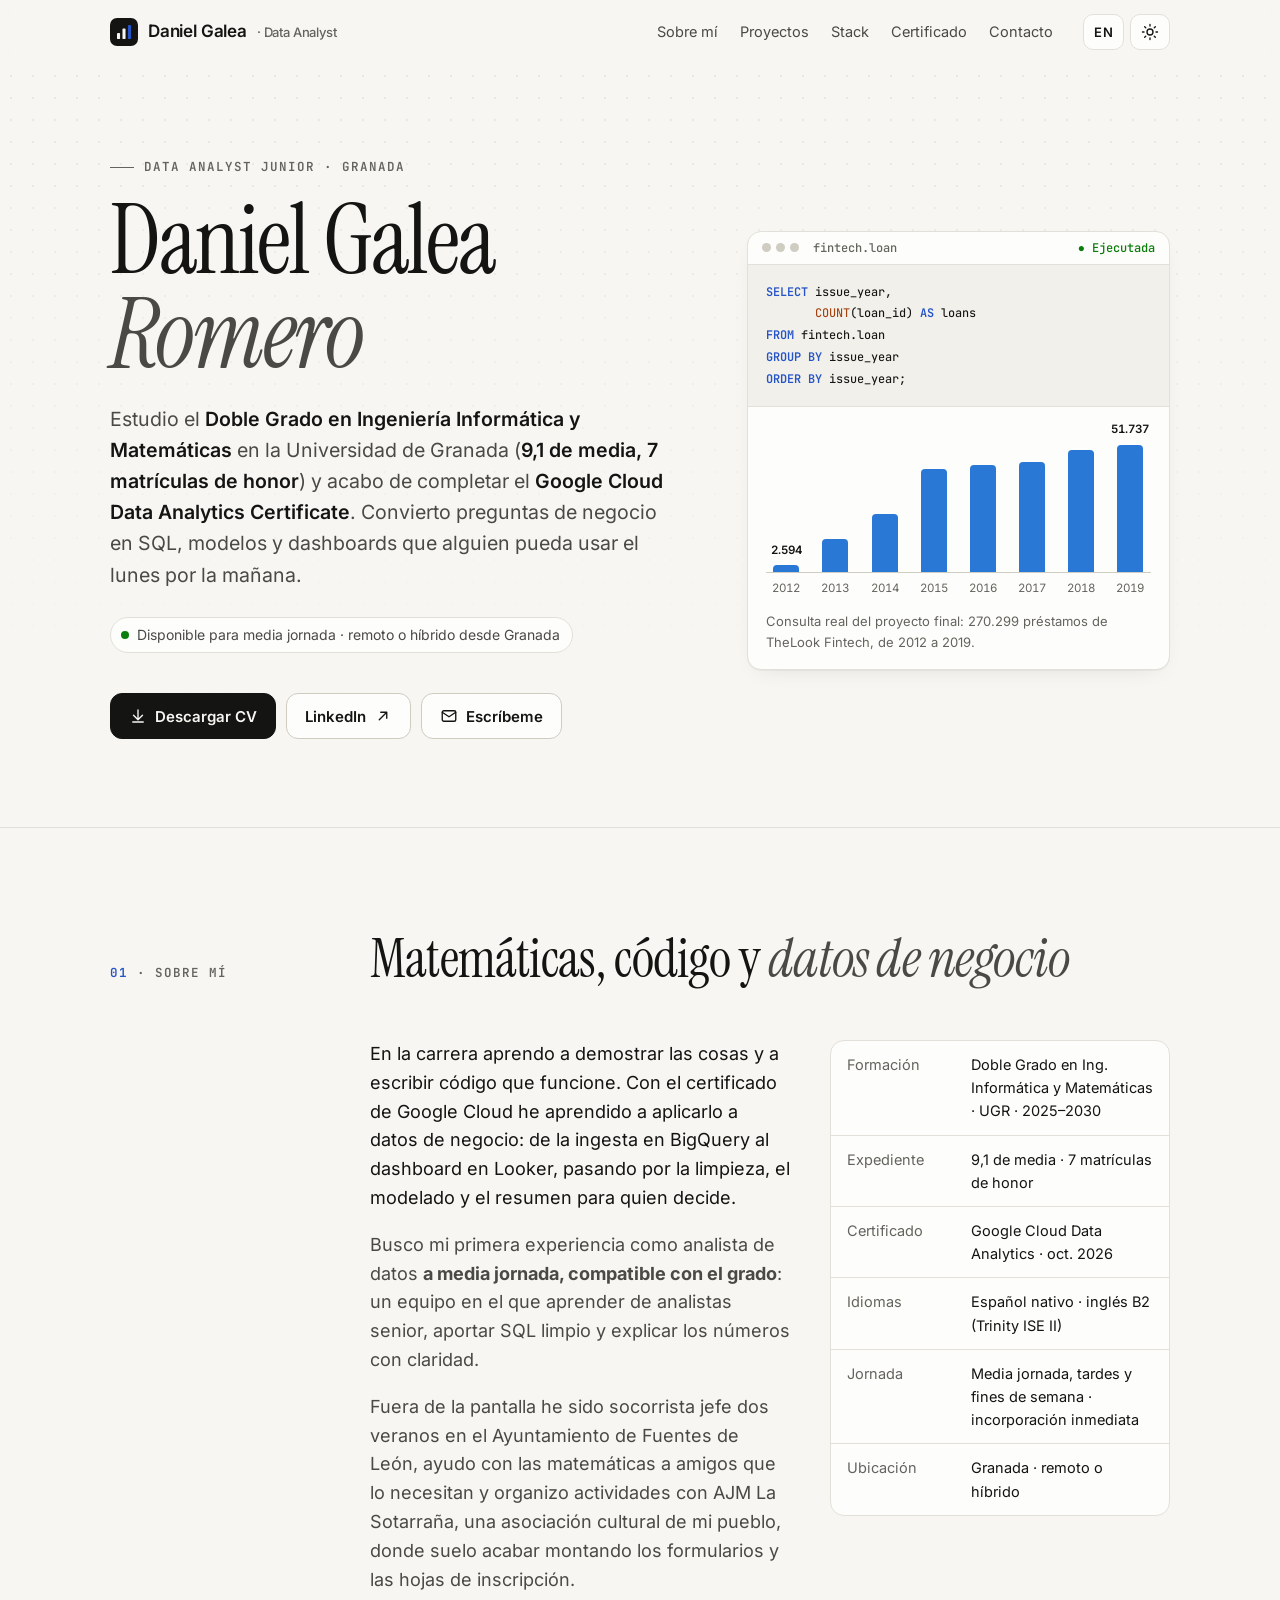
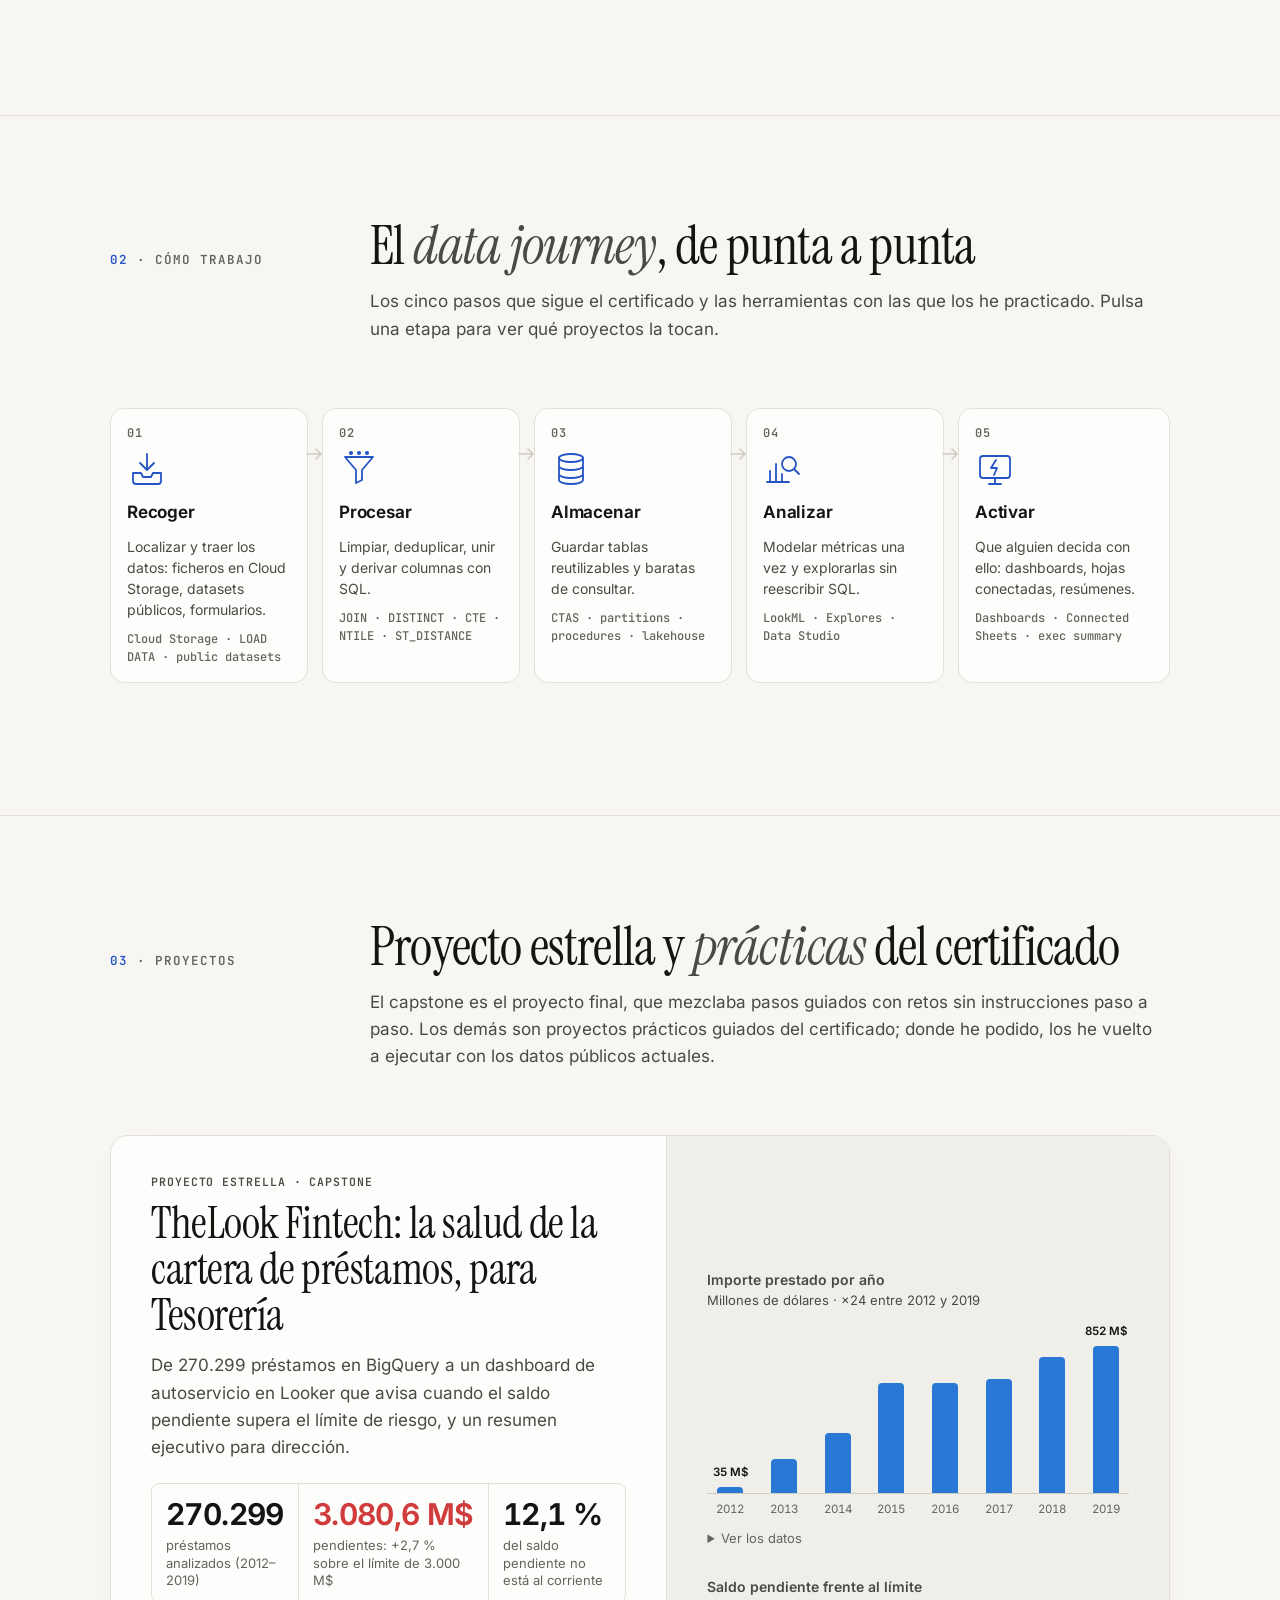
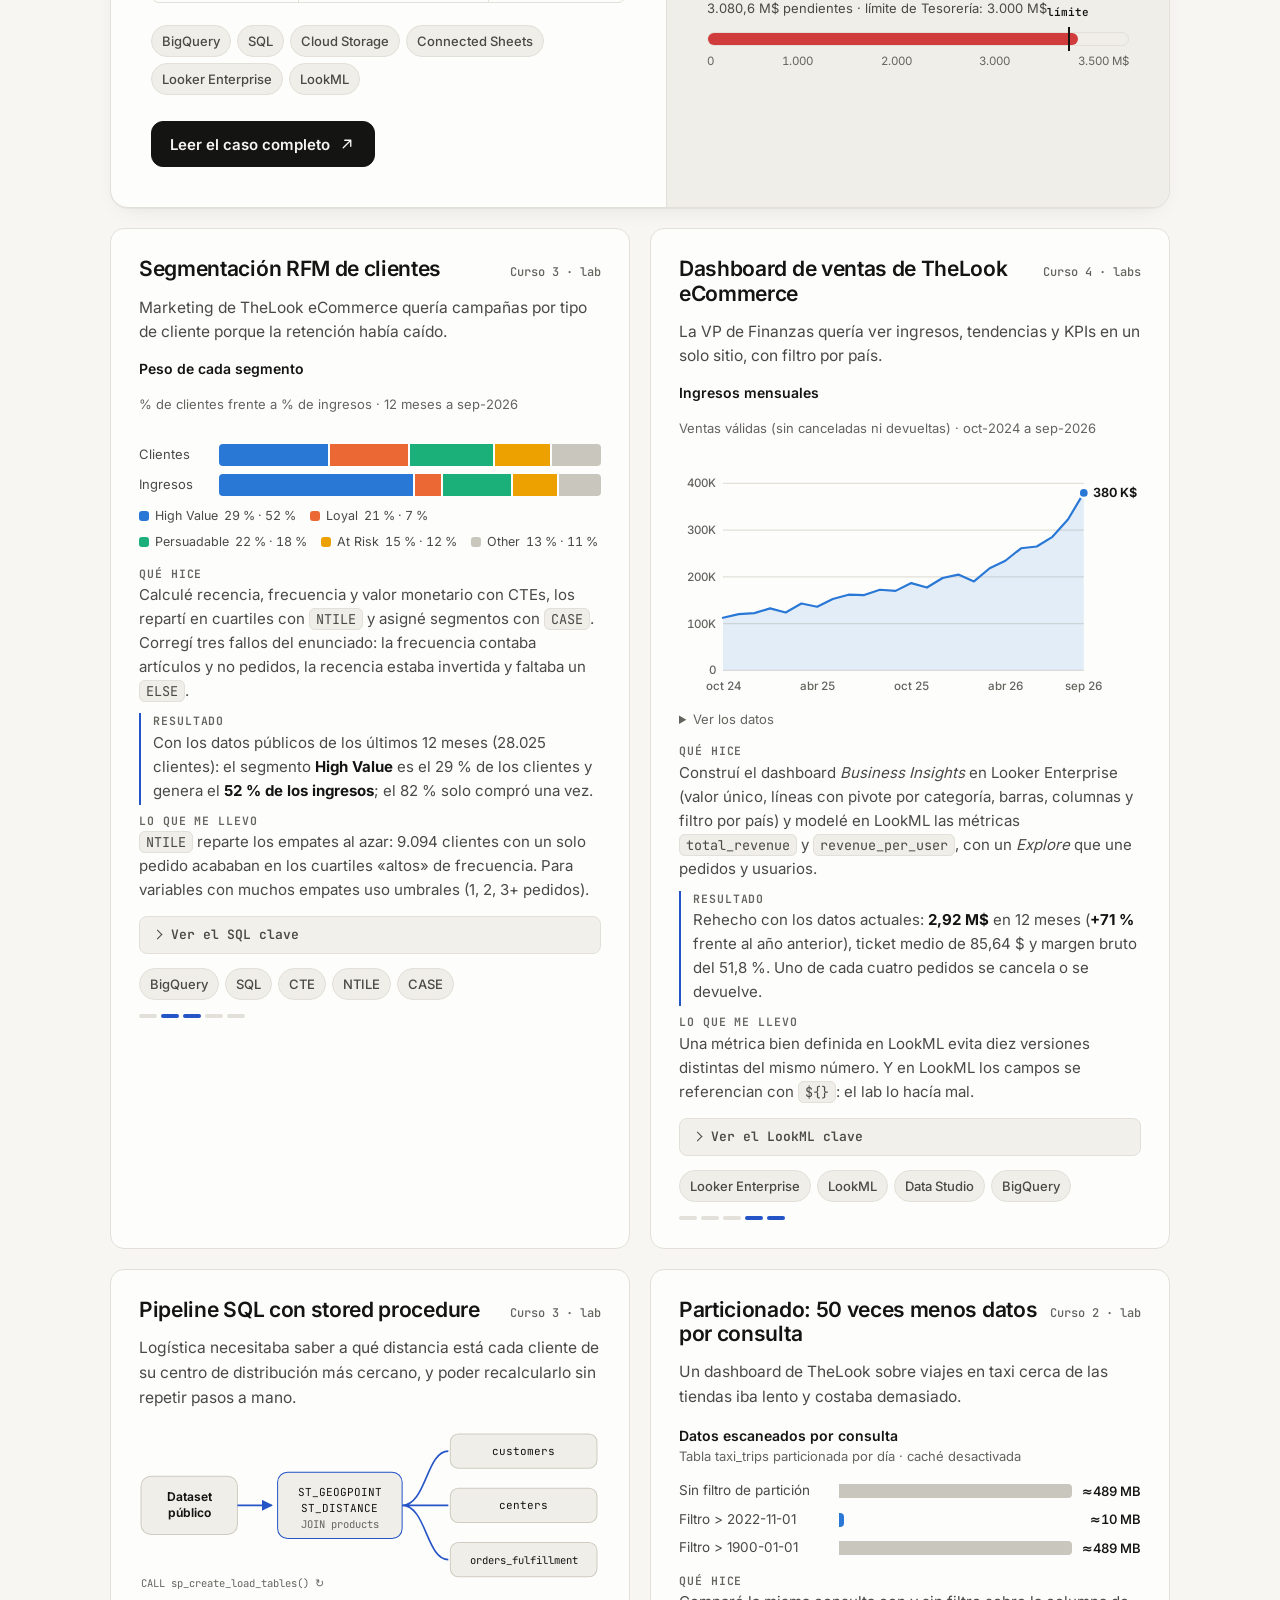
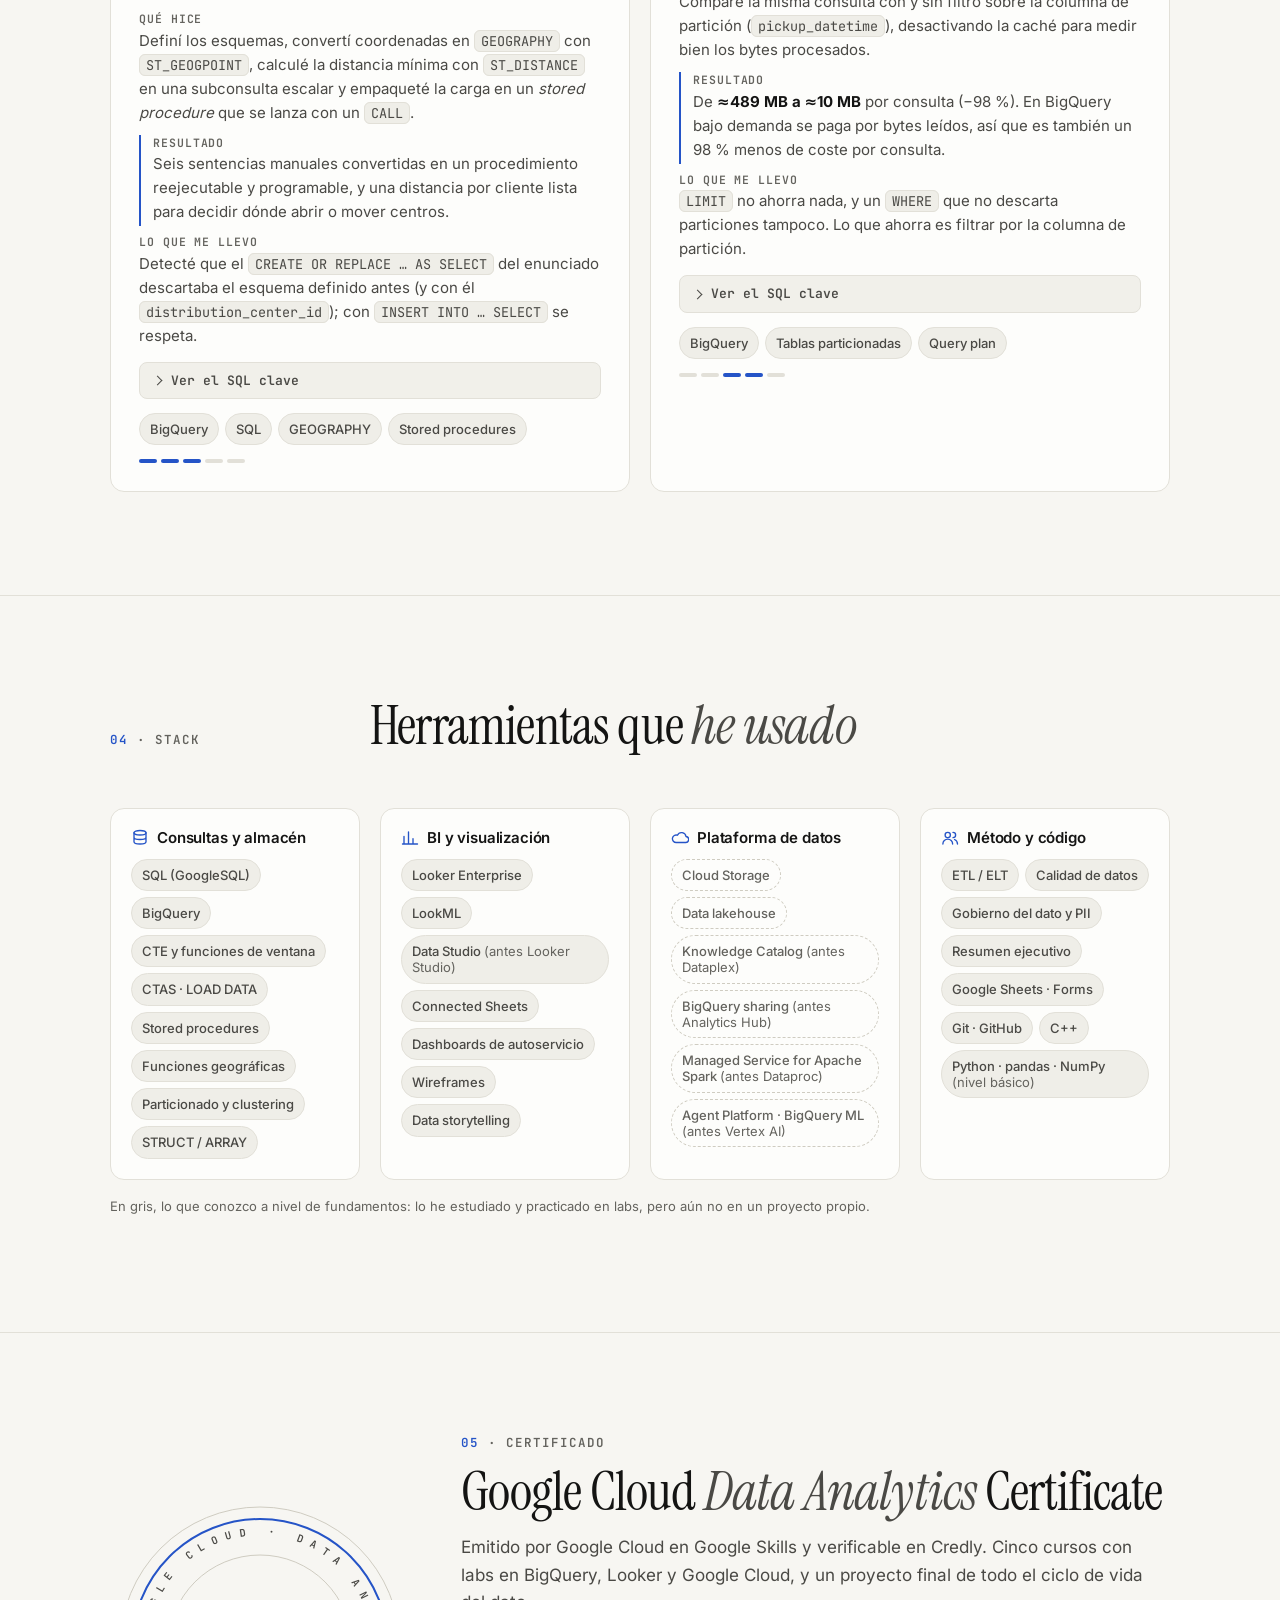
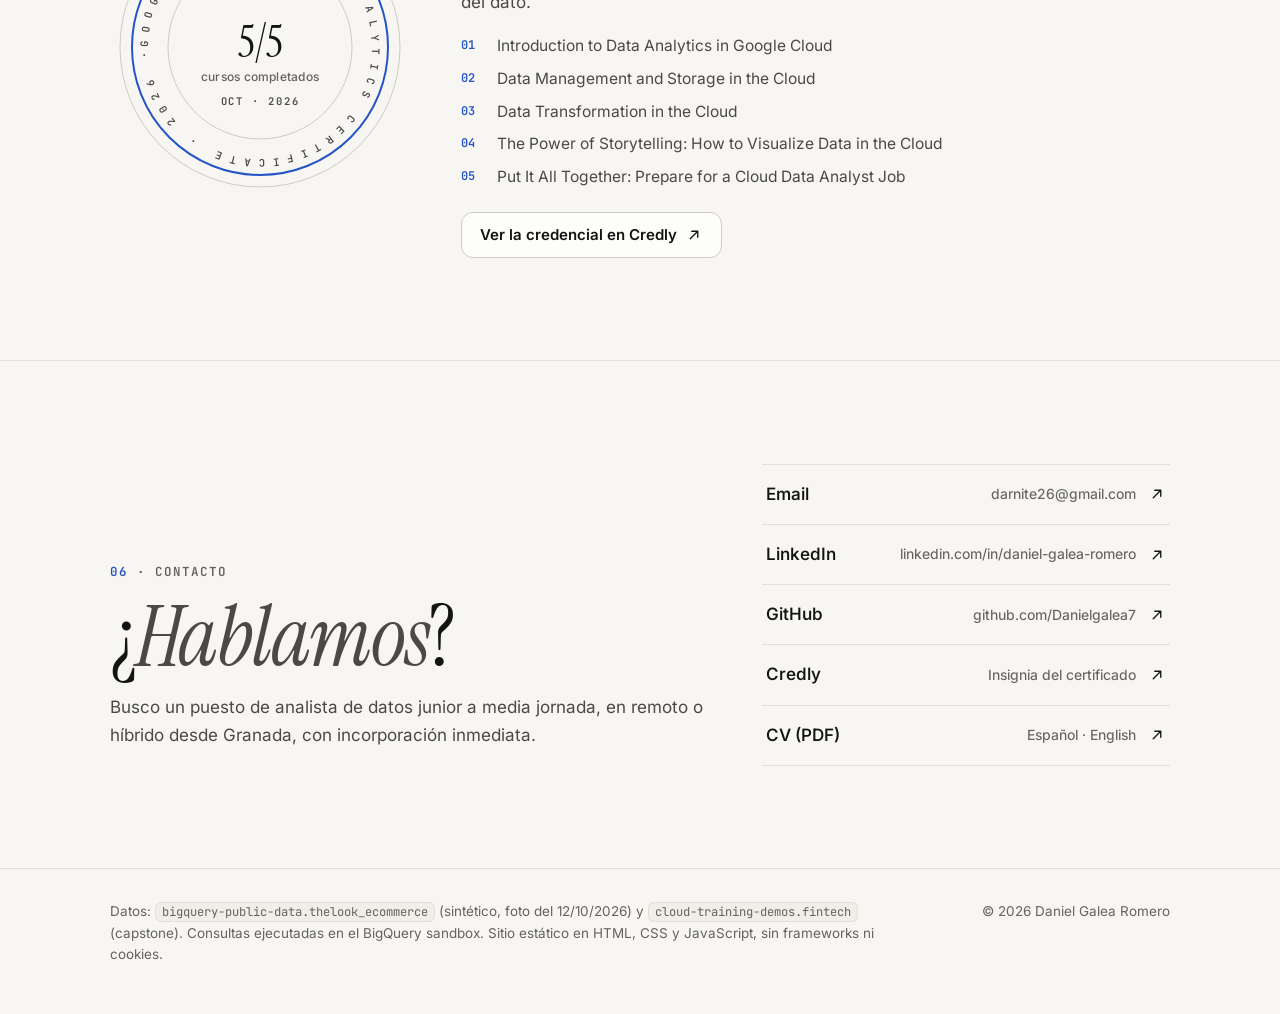
<file: index.html>
<!doctype html>
<html lang="es">
<head>
<meta charset="utf-8">
<meta name="viewport" content="width=device-width, initial-scale=1">
<title>Daniel Galea Romero · Data Analyst junior (Google Cloud)</title>
<meta name="description" content="Portfolio de Daniel Galea Romero: estudiante de Ingeniería Informática y Matemáticas (UGR) con el Google Cloud Data Analytics Certificate. SQL, BigQuery, Looker y LookML con datos reales.">
<link rel="canonical" href="https://danielgalea7.github.io/">
<link rel="alternate" hreflang="es" href="https://danielgalea7.github.io/">
<link rel="alternate" hreflang="en" href="https://danielgalea7.github.io/en/">
<link rel="alternate" hreflang="x-default" href="https://danielgalea7.github.io/">
<meta name="theme-color" content="#f7f6f2" media="(prefers-color-scheme: light)">
<meta name="theme-color" content="#121211" media="(prefers-color-scheme: dark)">
<meta name="color-scheme" content="light dark">
<meta property="og:type" content="website">
<meta property="og:site_name" content="Daniel Galea Romero">
<meta property="og:title" content="Daniel Galea Romero · Data Analyst junior (Google Cloud)">
<meta property="og:description" content="Portfolio de Daniel Galea Romero: estudiante de Ingeniería Informática y Matemáticas (UGR) con el Google Cloud Data Analytics Certificate. SQL, BigQuery, Looker y LookML con datos reales.">
<meta property="og:url" content="https://danielgalea7.github.io/">
<meta property="og:image" content="https://danielgalea7.github.io/assets/img/og-es.png">
<meta property="og:image:width" content="1200">
<meta property="og:image:height" content="630">
<meta property="og:image:alt" content="Daniel Galea Romero · Data Analyst junior (Google Cloud)">
<meta property="og:locale" content="es_ES">
<meta name="twitter:card" content="summary_large_image">
<meta name="twitter:title" content="Daniel Galea Romero · Data Analyst junior (Google Cloud)">
<meta name="twitter:description" content="Portfolio de Daniel Galea Romero: estudiante de Ingeniería Informática y Matemáticas (UGR) con el Google Cloud Data Analytics Certificate. SQL, BigQuery, Looker y LookML con datos reales.">
<meta name="twitter:image" content="https://danielgalea7.github.io/assets/img/og-es.png">
<link rel="icon" href="/favicon.svg" type="image/svg+xml">
<link rel="icon" href="/favicon.ico" sizes="32x32">
<link rel="apple-touch-icon" href="/apple-touch-icon.png">
<link rel="preload" href="/assets/fonts/inter-latin-wght-normal.woff2" as="font" type="font/woff2" crossorigin>
<link rel="preload" href="/assets/fonts/instrument-serif-latin-400-normal.woff2" as="font" type="font/woff2" crossorigin>
<link rel="stylesheet" href="/assets/css/site.css?v=1">
<script>try{var t=localStorage.getItem("theme");if(t)document.documentElement.setAttribute("data-theme",t)}catch(e){}document.documentElement.classList.add("js");</script>
<script type="application/ld+json">{"@context": "https://schema.org", "@type": "Person", "name": "Daniel Galea Romero", "jobTitle": "Junior Data Analyst", "url": "https://danielgalea7.github.io/", "email": "mailto:darnite26@gmail.com", "address": {"@type": "PostalAddress", "addressLocality": "Granada", "addressCountry": "ES"}, "alumniOf": {"@type": "CollegeOrUniversity", "name": "Universidad de Granada"}, "knowsAbout": ["SQL", "BigQuery", "Looker", "LookML", "Data analysis", "Google Cloud"], "sameAs": ["https://www.linkedin.com/in/daniel-galea-romero-060941371/", "https://github.com/Danielgalea7", "https://www.credly.com/badges/53fe75b2-e19a-4265-aa9f-7e4d497fc33a/public_url"]}</script>
</head>
<body>
<a class="skip" href="#main">Saltar al contenido</a>
<header class="site-header">
  <div class="wrap">
    <a class="brand" href="/"><svg class="brand-mark" viewBox="0 0 32 32" aria-hidden="true"><rect width="32" height="32" rx="8" fill="currentColor"/><rect x="8" y="17" width="3.5" height="7" rx="1" fill="var(--bg)"/><rect x="14.25" y="12" width="3.5" height="12" rx="1" fill="var(--bg)"/><rect x="20.5" y="8" width="3.5" height="16" rx="1" fill="var(--accent)"/></svg><span>Daniel Galea</span><small>· Data Analyst</small><span class="sr-only"> · inicio</span></a>
    <nav class="nav" aria-label="Secciones"><a href="#sobre-mi">Sobre mí</a><a href="#proyectos">Proyectos</a><a href="#stack">Stack</a><a href="#certificado">Certificado</a><a href="#contacto">Contacto</a></nav>
    <div class="tools">
      <a class="lang" href="/en/" hreflang="en" lang="en" title="Read in English"><span aria-hidden="true">EN</span><span class="sr-only">EN · Read in English</span></a>
      <button class="icon-btn theme-toggle" type="button" aria-label="Cambiar entre tema claro y oscuro"><span class="sun"><svg viewBox="0 0 24 24" fill="none" stroke="currentColor" stroke-width="1.8" stroke-linecap="round" stroke-linejoin="round" aria-hidden="true" focusable="false"><circle cx="12" cy="12" r="4"/><path d="M12 2v2M12 20v2M4.9 4.9l1.4 1.4M17.7 17.7l1.4 1.4M2 12h2M20 12h2M4.9 19.1l1.4-1.4M17.7 6.3l1.4-1.4"/></svg></span><span class="moon"><svg viewBox="0 0 24 24" fill="none" stroke="currentColor" stroke-width="1.8" stroke-linecap="round" stroke-linejoin="round" aria-hidden="true" focusable="false"><path d="M20.5 14.5A8.5 8.5 0 0 1 9.5 3.5a8.5 8.5 0 1 0 11 11z"/></svg></span></button>
    </div>
  </div>
</header>

<main id="main">
  <section class="hero">
    <div class="wrap hero-grid">
      <div>
        <p class="eyebrow">Data Analyst junior · Granada</p>
        <h1>Daniel Galea <em>Romero</em></h1>
        <p class="lead">Estudio el <strong>Doble Grado en Ingeniería Informática y Matemáticas</strong> en la Universidad de Granada (<strong>9,1 de media, 7 matrículas de honor</strong>) y acabo de completar el <strong>Google Cloud Data Analytics Certificate</strong>. Convierto preguntas de negocio en SQL, modelos y dashboards que alguien pueda usar el lunes por la mañana.</p>
        <p class="pill"><span class="pulse" aria-hidden="true"></span>Disponible para media jornada · remoto o híbrido desde Granada</p>
        <div class="cta">
          <a class="btn primary" href="/cv/daniel-galea-romero-cv-es.pdf" download><svg viewBox="0 0 24 24" fill="none" stroke="currentColor" stroke-width="1.8" stroke-linecap="round" stroke-linejoin="round" aria-hidden="true" focusable="false"><path d="M12 4v12M6 11l6 6 6-6M5 20h14"/></svg>Descargar CV</a>
          <a class="btn" href="https://www.linkedin.com/in/daniel-galea-romero-060941371/" rel="me noopener" target="_blank">LinkedIn<svg viewBox="0 0 24 24" fill="none" stroke="currentColor" stroke-width="1.8" stroke-linecap="round" stroke-linejoin="round" aria-hidden="true" focusable="false"><path d="M7 17 17 7M9 7h8v8"/></svg></a>
          <a class="btn" href="mailto:darnite26@gmail.com"><svg viewBox="0 0 24 24" fill="none" stroke="currentColor" stroke-width="1.8" stroke-linecap="round" stroke-linejoin="round" aria-hidden="true" focusable="false"><rect x="3" y="5" width="18" height="14" rx="2"/><path d="m3 7 9 6 9-6"/></svg>Escríbeme</a>
        </div>
      </div>
      <figure class="qcard rv" aria-labelledby="qcap-es">
        <div class="qcard-bar"><span class="dots" aria-hidden="true"><i></i><i></i><i></i></span>fintech.loan<span class="run">● Ejecutada</span></div>
        <div class="codewrap"><pre tabindex="0"><code class="language-sql"><span class="k">SELECT</span> issue_year,
       <span class="f">COUNT</span>(loan_id) <span class="k">AS</span> loans
<span class="k">FROM</span> fintech.loan
<span class="k">GROUP</span> <span class="k">BY</span> issue_year
<span class="k">ORDER</span> <span class="k">BY</span> issue_year;</code></pre></div>
        <div class="qbody"><div class="chart reveal"><div class="cols" style="height:150px" aria-hidden="true"><div class="col" style="--h:5.01%" data-tip="&lt;b&gt;2012&lt;/b&gt;&lt;br&gt;2.594 préstamos"><span class="cv">2.594</span><span class="cb"></span></div><div class="col" style="--h:26.02%" data-tip="&lt;b&gt;2013&lt;/b&gt;&lt;br&gt;13.460 préstamos"><span class="cb"></span></div><div class="col" style="--h:45.33%" data-tip="&lt;b&gt;2014&lt;/b&gt;&lt;br&gt;23.453 préstamos"><span class="cb"></span></div><div class="col" style="--h:81.02%" data-tip="&lt;b&gt;2015&lt;/b&gt;&lt;br&gt;41.919 préstamos"><span class="cb"></span></div><div class="col" style="--h:83.82%" data-tip="&lt;b&gt;2016&lt;/b&gt;&lt;br&gt;43.368 préstamos"><span class="cb"></span></div><div class="col" style="--h:85.89%" data-tip="&lt;b&gt;2017&lt;/b&gt;&lt;br&gt;44.435 préstamos"><span class="cb"></span></div><div class="col" style="--h:95.35%" data-tip="&lt;b&gt;2018&lt;/b&gt;&lt;br&gt;49.333 préstamos"><span class="cb"></span></div><div class="col" style="--h:100.00%" data-tip="&lt;b&gt;2019&lt;/b&gt;&lt;br&gt;51.737 préstamos"><span class="cv">51.737</span><span class="cb"></span></div></div><div class="cols-x" aria-hidden="true"><span>2012</span><span>2013</span><span>2014</span><span>2015</span><span>2016</span><span>2017</span><span>2018</span><span>2019</span></div></div></div>
        <figcaption id="qcap-es">Consulta real del proyecto final: 270.299 préstamos de TheLook Fintech, de 2012 a 2019.</figcaption>
      </figure>
    </div>
  </section>

  <section class="section" id="sobre-mi" aria-labelledby="about-h">
    <div class="wrap">
      <div class="section-head"><p class="kicker"><b>01</b> · Sobre mí</p><h2 id="about-h">Matemáticas, código y <em>datos de negocio</em></h2></div>
      <div class="about">
        <div class="spacer"></div>
        <div class="text rv"><p>En la carrera aprendo a demostrar las cosas y a escribir código que funcione. Con el certificado de Google Cloud he aprendido a aplicarlo a datos de negocio: de la ingesta en BigQuery al dashboard en Looker, pasando por la limpieza, el modelado y el resumen para quien decide.</p><p>Busco mi primera experiencia como analista de datos <strong>a media jornada, compatible con el grado</strong>: un equipo en el que aprender de analistas senior, aportar SQL limpio y explicar los números con claridad.</p><p>Fuera de la pantalla he sido socorrista jefe dos veranos en el Ayuntamiento de Fuentes de León, ayudo con las matemáticas a amigos que lo necesitan y organizo actividades con AJM La Sotarraña, una asociación cultural de mi pueblo, donde suelo acabar montando los formularios y las hojas de inscripción.</p></div>
        <dl class="facts rv"><div><dt>Formación</dt><dd>Doble Grado en Ing. Informática y Matemáticas · UGR · 2025–2030</dd></div><div><dt>Expediente</dt><dd>9,1 de media · 7 matrículas de honor</dd></div><div><dt>Certificado</dt><dd>Google Cloud Data Analytics · oct. 2026</dd></div><div><dt>Idiomas</dt><dd>Español nativo · inglés B2 (Trinity ISE II)</dd></div><div><dt>Jornada</dt><dd>Media jornada, tardes y fines de semana · incorporación inmediata</dd></div><div><dt>Ubicación</dt><dd>Granada · remoto o híbrido</dd></div></dl>
      </div>
    </div>
  </section>

  <section class="section" id="data-journey" aria-labelledby="journey-h">
    <div class="wrap">
      <div class="section-head"><p class="kicker"><b>02</b> · Cómo trabajo</p><div><h2 id="journey-h">El <em>data journey</em>, de punta a punta</h2><p class="section-intro">Los cinco pasos que sigue el certificado y las herramientas con las que los he practicado. Pulsa una etapa para ver qué proyectos la tocan.</p></div></div>
      <ol class="journey"><li><button class="stage" type="button" data-stage="collect" aria-pressed="false">
          <span class="idx">01</span><span class="ico"><svg viewBox="0 0 40 40" fill="none" stroke="currentColor" stroke-width="1.8" stroke-linecap="round" stroke-linejoin="round" aria-hidden="true"><path d="M20 5v16M13 14l7 7 7-7"/><path d="M6 24h8l2 4h8l2-4h8v8a3 3 0 0 1-3 3H9a3 3 0 0 1-3-3z"/></svg></span><span class="name">Recoger</span>
          <span class="what">Localizar y traer los datos: ficheros en Cloud Storage, datasets públicos, formularios.</span><span class="tools-l">Cloud Storage · LOAD DATA · public datasets</span></button><svg class="link" viewBox="0 0 18 16" aria-hidden="true"><path d="M1 8h14M10 3l5 5-5 5" fill="none" stroke="currentColor" stroke-width="1.6" stroke-linecap="round" stroke-linejoin="round"/></svg></li><li><button class="stage" type="button" data-stage="process" aria-pressed="false">
          <span class="idx">02</span><span class="ico"><svg viewBox="0 0 40 40" fill="none" stroke="currentColor" stroke-width="1.8" stroke-linecap="round" stroke-linejoin="round" aria-hidden="true"><path d="M6 8h28l-11 13v10l-6 3V21z"/><circle cx="12" cy="4" r="1.2" fill="currentColor"/><circle cx="20" cy="4" r="1.2" fill="currentColor"/><circle cx="28" cy="4" r="1.2" fill="currentColor"/></svg></span><span class="name">Procesar</span>
          <span class="what">Limpiar, deduplicar, unir y derivar columnas con SQL.</span><span class="tools-l">JOIN · DISTINCT · CTE · NTILE · ST_DISTANCE</span></button><svg class="link" viewBox="0 0 18 16" aria-hidden="true"><path d="M1 8h14M10 3l5 5-5 5" fill="none" stroke="currentColor" stroke-width="1.6" stroke-linecap="round" stroke-linejoin="round"/></svg></li><li><button class="stage" type="button" data-stage="store" aria-pressed="false">
          <span class="idx">03</span><span class="ico"><svg viewBox="0 0 40 40" fill="none" stroke="currentColor" stroke-width="1.8" stroke-linecap="round" stroke-linejoin="round" aria-hidden="true"><ellipse cx="20" cy="9" rx="12" ry="4"/><path d="M8 9v8c0 2.2 5.4 4 12 4s12-1.8 12-4V9M8 17v8c0 2.2 5.4 4 12 4s12-1.8 12-4v-8M8 25v6c0 2.2 5.4 4 12 4s12-1.8 12-4v-6"/></svg></span><span class="name">Almacenar</span>
          <span class="what">Guardar tablas reutilizables y baratas de consultar.</span><span class="tools-l">CTAS · partitions · procedures · lakehouse</span></button><svg class="link" viewBox="0 0 18 16" aria-hidden="true"><path d="M1 8h14M10 3l5 5-5 5" fill="none" stroke="currentColor" stroke-width="1.6" stroke-linecap="round" stroke-linejoin="round"/></svg></li><li><button class="stage" type="button" data-stage="analyze" aria-pressed="false">
          <span class="idx">04</span><span class="ico"><svg viewBox="0 0 40 40" fill="none" stroke="currentColor" stroke-width="1.8" stroke-linecap="round" stroke-linejoin="round" aria-hidden="true"><path d="M7 33V22M13 33V15M19 33v-8"/><circle cx="26" cy="15" r="7"/><path d="m31 20 5 5"/><path d="M4 33h22"/></svg></span><span class="name">Analizar</span>
          <span class="what">Modelar métricas una vez y explorarlas sin reescribir SQL.</span><span class="tools-l">LookML · Explores · Data Studio</span></button><svg class="link" viewBox="0 0 18 16" aria-hidden="true"><path d="M1 8h14M10 3l5 5-5 5" fill="none" stroke="currentColor" stroke-width="1.6" stroke-linecap="round" stroke-linejoin="round"/></svg></li><li><button class="stage" type="button" data-stage="activate" aria-pressed="false">
          <span class="idx">05</span><span class="ico"><svg viewBox="0 0 40 40" fill="none" stroke="currentColor" stroke-width="1.8" stroke-linecap="round" stroke-linejoin="round" aria-hidden="true"><rect x="5" y="7" width="30" height="22" rx="3"/><path d="M14 35h12M20 29v6"/><path d="m21 11-5 8h6l-3 7"/></svg></span><span class="name">Activar</span>
          <span class="what">Que alguien decida con ello: dashboards, hojas conectadas, resúmenes.</span><span class="tools-l">Dashboards · Connected Sheets · exec summary</span></button><svg class="link" viewBox="0 0 18 16" aria-hidden="true"><path d="M1 8h14M10 3l5 5-5 5" fill="none" stroke="currentColor" stroke-width="1.6" stroke-linecap="round" stroke-linejoin="round"/></svg></li></ol>
      <p class="journey-hint"><button type="button" data-journey-reset hidden>Ver todos los proyectos</button></p>
    </div>
  </section>

  <section class="section" id="proyectos" aria-labelledby="proj-h">
    <div class="wrap">
      <div class="section-head"><p class="kicker"><b>03</b> · Proyectos</p><div><h2 id="proj-h">Proyecto estrella y <em>prácticas</em> del certificado</h2><p class="section-intro">El capstone es el proyecto final, que mezclaba pasos guiados con retos sin instrucciones paso a paso. Los demás son proyectos prácticos guiados del certificado; donde he podido, los he vuelto a ejecutar con los datos públicos actuales.</p></div></div>
      <article class="featured rv" id="p-capstone" data-stages="collect process store analyze activate">
        <div class="fx">
          <p class="tag">Proyecto estrella · capstone</p>
          <h3>TheLook Fintech: la salud de la cartera de préstamos, para Tesorería</h3>
          <p>De 270.299 préstamos en BigQuery a un dashboard de autoservicio en Looker que avisa cuando el saldo pendiente supera el límite de riesgo, y un resumen ejecutivo para dirección.</p>
          <div class="kpis"><div class="kpi"><div class="v">270.299</div><div class="l">préstamos analizados (2012–2019)</div></div><div class="kpi"><div class="v alert">3.080,6 M$</div><div class="l">pendientes: +2,7 % sobre el límite de 3.000 M$</div></div><div class="kpi"><div class="v">12,1 %</div><div class="l">del saldo pendiente no está al corriente</div></div></div>
          <ul class="chips" aria-label="Tools"><li class="chip">BigQuery</li><li class="chip">SQL</li><li class="chip">Cloud Storage</li><li class="chip">Connected Sheets</li><li class="chip">Looker Enterprise</li><li class="chip">LookML</li></ul>
          <div class="cta"><a class="btn primary" href="/caso/thelook-fintech/">Leer el caso completo<svg viewBox="0 0 24 24" fill="none" stroke="currentColor" stroke-width="1.8" stroke-linecap="round" stroke-linejoin="round" aria-hidden="true" focusable="false"><path d="M7 17 17 7M9 7h8v8"/></svg></a></div>
        </div>
        <div class="fx viz"><div class="chart reveal"><p class="ctitle">Importe prestado por año</p><p class="csub">Millones de dólares · ×24 entre 2012 y 2019</p><div class="cols" style="height:170px" aria-hidden="true"><div class="col" style="--h:4.16%" data-tip="&lt;b&gt;2012&lt;/b&gt;&lt;br&gt;35,5 M$"><span class="cv">35 M$</span><span class="cb"></span></div><div class="col" style="--h:23.39%" data-tip="&lt;b&gt;2013&lt;/b&gt;&lt;br&gt;199,4 M$"><span class="cb"></span></div><div class="col" style="--h:40.86%" data-tip="&lt;b&gt;2014&lt;/b&gt;&lt;br&gt;348,3 M$"><span class="cb"></span></div><div class="col" style="--h:75.02%" data-tip="&lt;b&gt;2015&lt;/b&gt;&lt;br&gt;639,4 M$"><span class="cb"></span></div><div class="col" style="--h:74.93%" data-tip="&lt;b&gt;2016&lt;/b&gt;&lt;br&gt;638,6 M$"><span class="cb"></span></div><div class="col" style="--h:77.51%" data-tip="&lt;b&gt;2017&lt;/b&gt;&lt;br&gt;660,7 M$"><span class="cb"></span></div><div class="col" style="--h:92.90%" data-tip="&lt;b&gt;2018&lt;/b&gt;&lt;br&gt;791,9 M$"><span class="cb"></span></div><div class="col" style="--h:100.00%" data-tip="&lt;b&gt;2019&lt;/b&gt;&lt;br&gt;852,4 M$"><span class="cv">852 M$</span><span class="cb"></span></div></div><div class="cols-x" aria-hidden="true"><span>2012</span><span>2013</span><span>2014</span><span>2015</span><span>2016</span><span>2017</span><span>2018</span><span>2019</span></div><details class="table"><summary>Ver los datos</summary><table><thead><tr><th>Año</th><th class="r">Importe</th></tr></thead><tbody><tr><td>2012</td><td class="r">35 M$</td></tr><tr><td>2013</td><td class="r">199 M$</td></tr><tr><td>2014</td><td class="r">348 M$</td></tr><tr><td>2015</td><td class="r">639 M$</td></tr><tr><td>2016</td><td class="r">639 M$</td></tr><tr><td>2017</td><td class="r">661 M$</td></tr><tr><td>2018</td><td class="r">792 M$</td></tr><tr><td>2019</td><td class="r">852 M$</td></tr></tbody></table></details></div><div class="chart"><p class="ctitle">Saldo pendiente frente al límite</p>
      <p class="csub">3.080,6 M$ pendientes · límite de Tesorería: 3.000 M$</p>
      <div class="meter" role="img" aria-label="3.080,6 millones pendientes frente a un límite de 3.000 millones">
        <div class="track"><div class="fill" style="--v:88.02%"></div><div class="mark" style="--t:85.71%"><span>límite</span></div></div>
        <div class="scale"><span>0</span><span>1.000</span><span>2.000</span><span>3.000</span><span>3.500 M$</span></div>
      </div></div></div>
      </article>
      <div class="projects" style="margin-top:20px">
<article class="project rv" id="p-rfm" data-stages="process store">
  <header><h3>Segmentación RFM de clientes</h3><span class="src">Curso 3 · lab</span></header>
  <p class="pdesc">Marketing de TheLook eCommerce quería campañas por tipo de cliente porque la retención había caído.</p>
  <p class="ctitle">Peso de cada segmento</p><p class="csub">% de clientes frente a % de ingresos · 12 meses a sep-2026</p><div class="chart"><div class="stack-row"><span>Clientes</span><div class="stack"><span class="s1" style="flex:29.10" data-tip="High Value: 29.1"></span><span class="s2" style="flex:20.90" data-tip="Loyal: 20.9"></span><span class="s3" style="flex:22.20" data-tip="Persuadable: 22.2"></span><span class="s4" style="flex:14.70" data-tip="At Risk: 14.7"></span><span class="sm" style="flex:13.00" data-tip="Other: 13.0"></span></div></div><div class="stack-row"><span>Ingresos</span><div class="stack"><span class="s1" style="flex:51.80" data-tip="High Value: 51.8"></span><span class="s2" style="flex:7.10" data-tip="Loyal: 7.1"></span><span class="s3" style="flex:18.00" data-tip="Persuadable: 18.0"></span><span class="s4" style="flex:12.00" data-tip="At Risk: 12.0"></span><span class="sm" style="flex:11.10" data-tip="Other: 11.1"></span></div></div><ul class="legend"><li><i class="s1"></i>High Value <span class="num">29 % · 52 %</span></li><li><i class="s2"></i>Loyal <span class="num">21 % · 7 %</span></li><li><i class="s3"></i>Persuadable <span class="num">22 % · 18 %</span></li><li><i class="s4"></i>At Risk <span class="num">15 % · 12 %</span></li><li><i class="sm"></i>Other <span class="num">13 % · 11 %</span></li></ul></div>
  <dl>
    <div><dt>Qué hice</dt><dd>Calculé recencia, frecuencia y valor monetario con CTEs, los repartí en cuartiles con <code>NTILE</code> y asigné segmentos con <code>CASE</code>. Corregí tres fallos del enunciado: la frecuencia contaba artículos y no pedidos, la recencia estaba invertida y faltaba un <code>ELSE</code>.</dd></div>
    <div class="result"><dt>Resultado</dt><dd>Con los datos públicos de los últimos 12 meses (28.025 clientes): el segmento <strong>High Value</strong> es el 29 % de los clientes y genera el <strong>52 % de los ingresos</strong>; el 82 % solo compró una vez.</dd></div>
    <div><dt>Lo que me llevo</dt><dd><code>NTILE</code> reparte los empates al azar: 9.094 clientes con un solo pedido acababan en los cuartiles «altos» de frecuencia. Para variables con muchos empates uso umbrales (1, 2, 3+ pedidos).</dd></div>
  </dl>
  <details class="sql"><summary>Ver el SQL clave</summary><div class="codewrap"><pre data-copy tabindex="0"><code class="language-sql"><span class="k">WITH</span> rfm_calc <span class="k">AS</span> (
  <span class="k">SELECT</span>
    o.user_id <span class="k">AS</span> customer_id,
    <span class="f">DATE_DIFF</span>(<span class="f">CURRENT_TIMESTAMP</span>(), <span class="f">MAX</span>(o.created_at), DAY) <span class="k">AS</span> recency,
    <span class="f">COUNT</span>(<span class="k">DISTINCT</span> o.order_id) <span class="k">AS</span> frequency,   <span class="c">-- fix 1: orders, not items</span>
    <span class="f">ROUND</span>(<span class="f">SUM</span>(oi.sale_price)) <span class="k">AS</span> monetary
  <span class="k">FROM</span> <span class="s">`thelook_ecommerce.orders`</span> o
  <span class="k">INNER</span> <span class="k">JOIN</span> <span class="s">`thelook_ecommerce.order_items`</span> oi
    <span class="k">ON</span> o.order_id = oi.order_id
  <span class="k">GROUP</span> <span class="k">BY</span> customer_id
),
rfm_quant <span class="k">AS</span> (
  <span class="k">SELECT</span>
    customer_id,
    <span class="f">NTILE</span>(<span class="n">4</span>) <span class="k">OVER</span> (<span class="k">ORDER</span> <span class="k">BY</span> recency <span class="k">DESC</span>) <span class="k">AS</span> recency_quantile,  <span class="c">-- fix 2: 4 = most recent</span>
    <span class="f">NTILE</span>(<span class="n">4</span>) <span class="k">OVER</span> (<span class="k">ORDER</span> <span class="k">BY</span> frequency) <span class="k">AS</span> frequency_quantile,
    <span class="f">NTILE</span>(<span class="n">4</span>) <span class="k">OVER</span> (<span class="k">ORDER</span> <span class="k">BY</span> monetary) <span class="k">AS</span> monetary_quantile
  <span class="k">FROM</span> rfm_calc
)
<span class="k">SELECT</span>
  customer_id,
  <span class="k">CASE</span>
    <span class="k">WHEN</span> monetary_quantile &gt;= <span class="n">3</span> <span class="k">AND</span> frequency_quantile &gt;= <span class="n">3</span> <span class="k">THEN</span> <span class="s">&quot;High Value Customer&quot;</span>
    <span class="k">WHEN</span> frequency_quantile &gt;= <span class="n">3</span> <span class="k">THEN</span> <span class="s">&quot;Loyal Customer&quot;</span>
    <span class="k">WHEN</span> recency_quantile &lt;= <span class="n">1</span> <span class="k">THEN</span> <span class="s">&quot;At Risk Customer&quot;</span>
    <span class="k">WHEN</span> recency_quantile &gt;= <span class="n">3</span> <span class="k">THEN</span> <span class="s">&quot;Persuadable Customer&quot;</span>
    <span class="k">ELSE</span> <span class="s">&quot;Other&quot;</span>                                                <span class="c">-- fix 3: no NULL segment</span>
  <span class="k">END</span> <span class="k">AS</span> customer_segment
<span class="k">FROM</span> rfm_quant;</code></pre></div></details>
  <ul class="chips" aria-label="Tools"><li class="chip">BigQuery</li><li class="chip">SQL</li><li class="chip">CTE</li><li class="chip">NTILE</li><li class="chip">CASE</li></ul>
  <div class="stages-mini" role="img" aria-label="Etapas: Procesar, Almacenar"><i class=""></i><i class="on"></i><i class="on"></i><i class=""></i><i class=""></i></div>
</article>
<article class="project rv" id="p-dash" data-stages="analyze activate">
  <header><h3>Dashboard de ventas de TheLook eCommerce</h3><span class="src">Curso 4 · labs</span></header>
  <p class="pdesc">La VP de Finanzas quería ver ingresos, tendencias y KPIs en un solo sitio, con filtro por país.</p>
  <p class="ctitle">Ingresos mensuales</p><p class="csub">Ventas válidas (sin canceladas ni devueltas) · oct-2024 a sep-2026</p><div class="chart"><svg class="linechart" viewBox="0 0 420 210" role="img" aria-labelledby="rev-es-t rev-es-d" data-points="[[40.0, 136.16, &quot;&lt;b&gt;oct 2024&lt;/b&gt;&lt;br&gt;112,6\u00a0K$ \u00b7 1.405 pedidos&quot;], [54.26, 132.86, &quot;&lt;b&gt;nov 2024&lt;/b&gt;&lt;br&gt;120,3\u00a0K$ \u00b7 1.430 pedidos&quot;], [68.52, 131.9, &quot;&lt;b&gt;dic 2024&lt;/b&gt;&lt;br&gt;122,6\u00a0K$ \u00b7 1.479 pedidos&quot;], [82.78, 127.66, &quot;&lt;b&gt;ene 2025&lt;/b&gt;&lt;br&gt;132,6\u00a0K$ \u00b7 1.553 pedidos&quot;], [97.04, 131.31, &quot;&lt;b&gt;feb 2025&lt;/b&gt;&lt;br&gt;124,0\u00a0K$ \u00b7 1.467 pedidos&quot;], [111.3, 123.22, &quot;&lt;b&gt;mar 2025&lt;/b&gt;&lt;br&gt;143,0\u00a0K$ \u00b7 1.634 pedidos&quot;], [125.57, 126.17, &quot;&lt;b&gt;abr 2025&lt;/b&gt;&lt;br&gt;136,1\u00a0K$ \u00b7 1.663 pedidos&quot;], [139.83, 119.05, &quot;&lt;b&gt;may 2025&lt;/b&gt;&lt;br&gt;152,8\u00a0K$ \u00b7 1.799 pedidos&quot;], [154.09, 115.2, &quot;&lt;b&gt;jun 2025&lt;/b&gt;&lt;br&gt;161,9\u00a0K$ \u00b7 1.868 pedidos&quot;], [168.35, 115.53, &quot;&lt;b&gt;jul 2025&lt;/b&gt;&lt;br&gt;161,1\u00a0K$ \u00b7 1.930 pedidos&quot;], [182.61, 110.7, &quot;&lt;b&gt;ago 2025&lt;/b&gt;&lt;br&gt;172,5\u00a0K$ \u00b7 1.989 pedidos&quot;], [196.87, 111.7, &quot;&lt;b&gt;sep 2025&lt;/b&gt;&lt;br&gt;170,1\u00a0K$ \u00b7 1.934 pedidos&quot;], [211.13, 104.64, &quot;&lt;b&gt;oct 2025&lt;/b&gt;&lt;br&gt;186,7\u00a0K$ \u00b7 2.172 pedidos&quot;], [225.39, 108.69, &quot;&lt;b&gt;nov 2025&lt;/b&gt;&lt;br&gt;177,2\u00a0K$ \u00b7 2.145 pedidos&quot;], [239.65, 100.02, &quot;&lt;b&gt;dic 2025&lt;/b&gt;&lt;br&gt;197,6\u00a0K$ \u00b7 2.311 pedidos&quot;], [253.91, 96.9, &quot;&lt;b&gt;ene 2026&lt;/b&gt;&lt;br&gt;204,9\u00a0K$ \u00b7 2.460 pedidos&quot;], [268.17, 103.1, &quot;&lt;b&gt;feb 2026&lt;/b&gt;&lt;br&gt;190,4\u00a0K$ \u00b7 2.241 pedidos&quot;], [282.43, 91.12, &quot;&lt;b&gt;mar 2026&lt;/b&gt;&lt;br&gt;218,5\u00a0K$ \u00b7 2.579 pedidos&quot;], [296.7, 84.32, &quot;&lt;b&gt;abr 2026&lt;/b&gt;&lt;br&gt;234,5\u00a0K$ \u00b7 2.739 pedidos&quot;], [310.96, 72.98, &quot;&lt;b&gt;may 2026&lt;/b&gt;&lt;br&gt;261,2\u00a0K$ \u00b7 3.069 pedidos&quot;], [325.22, 71.36, &quot;&lt;b&gt;jun 2026&lt;/b&gt;&lt;br&gt;265,0\u00a0K$ \u00b7 3.169 pedidos&quot;], [339.48, 62.56, &quot;&lt;b&gt;jul 2026&lt;/b&gt;&lt;br&gt;285,7\u00a0K$ \u00b7 3.456 pedidos&quot;], [353.74, 46.63, &quot;&lt;b&gt;ago 2026&lt;/b&gt;&lt;br&gt;323,2\u00a0K$ \u00b7 3.885 pedidos&quot;], [368.0, 22.64, &quot;&lt;b&gt;sep 2026&lt;/b&gt;&lt;br&gt;379,7\u00a0K$ \u00b7 4.518 pedidos&quot;]]"><title id="rev-es-t">Ingresos mensuales de TheLook eCommerce</title><desc id="rev-es-d">Línea de 24 meses, de octubre de 2024 a septiembre de 2026, que crece de 113 mil a 380 mil dólares al mes.</desc><g class="grid"><line x1="40" x2="368" y1="184.0" y2="184.0"/><line x1="40" x2="368" y1="141.5" y2="141.5"/><line x1="40" x2="368" y1="99.0" y2="99.0"/><line x1="40" x2="368" y1="56.5" y2="56.5"/><line x1="40" x2="368" y1="14.0" y2="14.0"/></g><g class="axis"><text x="34" y="187.5" text-anchor="end">0</text><text x="34" y="145.0" text-anchor="end">100K</text><text x="34" y="102.5" text-anchor="end">200K</text><text x="34" y="60.0" text-anchor="end">300K</text><text x="34" y="17.5" text-anchor="end">400K</text><text x="40.0" y="202" text-anchor="middle">oct 24</text><text x="125.57" y="202" text-anchor="middle">abr 25</text><text x="211.13" y="202" text-anchor="middle">oct 25</text><text x="296.7" y="202" text-anchor="middle">abr 26</text><text x="368.0" y="202" text-anchor="middle">sep 26</text></g><path class="area" d="M40.0,136.16 L54.26,132.86 L68.52,131.9 L82.78,127.66 L97.04,131.31 L111.3,123.22 L125.57,126.17 L139.83,119.05 L154.09,115.2 L168.35,115.53 L182.61,110.7 L196.87,111.7 L211.13,104.64 L225.39,108.69 L239.65,100.02 L253.91,96.9 L268.17,103.1 L282.43,91.12 L296.7,84.32 L310.96,72.98 L325.22,71.36 L339.48,62.56 L353.74,46.63 L368.0,22.64 L368.0,184 L40.0,184 Z"/><path class="ln" d="M40.0,136.16 L54.26,132.86 L68.52,131.9 L82.78,127.66 L97.04,131.31 L111.3,123.22 L125.57,126.17 L139.83,119.05 L154.09,115.2 L168.35,115.53 L182.61,110.7 L196.87,111.7 L211.13,104.64 L225.39,108.69 L239.65,100.02 L253.91,96.9 L268.17,103.1 L282.43,91.12 L296.7,84.32 L310.96,72.98 L325.22,71.36 L339.48,62.56 L353.74,46.63 L368.0,22.64"/><line class="xh" x1="0" x2="0" y1="14" y2="184"/><circle class="end" cx="368.0" cy="22.64" r="4.5"/><text class="endlabel" x="376.0" y="26.64">380 K$</text><circle class="hov" cx="368.0" cy="22.64" r="5"/></svg><details class="table"><summary>Ver los datos</summary><table><thead><tr><th>Mes</th><th class="r">Ingresos ($)</th><th class="r">Pedidos</th></tr></thead><tbody><tr><td>2024-10</td><td class="r">112.558</td><td class="r">1.405</td></tr><tr><td>2024-11</td><td class="r">120.327</td><td class="r">1.430</td></tr><tr><td>2024-12</td><td class="r">122.593</td><td class="r">1.479</td></tr><tr><td>2025-01</td><td class="r">132.573</td><td class="r">1.553</td></tr><tr><td>2025-02</td><td class="r">123.981</td><td class="r">1.467</td></tr><tr><td>2025-03</td><td class="r">143.005</td><td class="r">1.634</td></tr><tr><td>2025-04</td><td class="r">136.078</td><td class="r">1.663</td></tr><tr><td>2025-05</td><td class="r">152.815</td><td class="r">1.799</td></tr><tr><td>2025-06</td><td class="r">161.886</td><td class="r">1.868</td></tr><tr><td>2025-07</td><td class="r">161.106</td><td class="r">1.930</td></tr><tr><td>2025-08</td><td class="r">172.479</td><td class="r">1.989</td></tr><tr><td>2025-09</td><td class="r">170.112</td><td class="r">1.934</td></tr><tr><td>2025-10</td><td class="r">186.723</td><td class="r">2.172</td></tr><tr><td>2025-11</td><td class="r">177.208</td><td class="r">2.145</td></tr><tr><td>2025-12</td><td class="r">197.591</td><td class="r">2.311</td></tr><tr><td>2026-01</td><td class="r">204.944</td><td class="r">2.460</td></tr><tr><td>2026-02</td><td class="r">190.355</td><td class="r">2.241</td></tr><tr><td>2026-03</td><td class="r">218.543</td><td class="r">2.579</td></tr><tr><td>2026-04</td><td class="r">234.543</td><td class="r">2.739</td></tr><tr><td>2026-05</td><td class="r">261.216</td><td class="r">3.069</td></tr><tr><td>2026-06</td><td class="r">265.042</td><td class="r">3.169</td></tr><tr><td>2026-07</td><td class="r">285.746</td><td class="r">3.456</td></tr><tr><td>2026-08</td><td class="r">323.227</td><td class="r">3.885</td></tr><tr><td>2026-09</td><td class="r">379.669</td><td class="r">4.518</td></tr></tbody></table></details></div>
  <dl>
    <div><dt>Qué hice</dt><dd>Construí el dashboard <em>Business Insights</em> en Looker Enterprise (valor único, líneas con pivote por categoría, barras, columnas y filtro por país) y modelé en LookML las métricas <code>total_revenue</code> y <code>revenue_per_user</code>, con un <em>Explore</em> que une pedidos y usuarios.</dd></div>
    <div class="result"><dt>Resultado</dt><dd>Rehecho con los datos actuales: <strong>2,92 M$</strong> en 12 meses (<strong>+71 %</strong> frente al año anterior), ticket medio de 85,64 $ y margen bruto del 51,8 %. Uno de cada cuatro pedidos se cancela o se devuelve.</dd></div>
    <div><dt>Lo que me llevo</dt><dd>Una métrica bien definida en LookML evita diez versiones distintas del mismo número. Y en LookML los campos se referencian con <code>${}</code>: el lab lo hacía mal.</dd></div>
  </dl>
  <details class="sql"><summary>Ver el LookML clave</summary><div class="codewrap"><pre data-copy tabindex="0"><code class="language-lookml"><span class="c"># order_items.view</span>
<span class="k">measure</span>: total_revenue {
  <span class="k">type</span>: sum
  <span class="k">sql</span>: ${sale_price} ;;
}

<span class="c"># fixed: reference fields with ${} and avoid dividing by zero</span>
<span class="k">measure</span>: revenue_per_user {
  <span class="k">type</span>: number
  <span class="k">sql</span>: ${total_revenue} / NULLIF(${users.total_users}, <span class="n">0</span>) ;;
}

<span class="c"># model file</span>
<span class="k">explore</span>: order_items {
  <span class="k">join</span>: users {
    <span class="k">relationship</span>: many_to_one
    <span class="k">sql_on</span>: ${users.id} = ${order_items.user_id} ;;
  }
}</code></pre></div></details>
  <ul class="chips" aria-label="Tools"><li class="chip">Looker Enterprise</li><li class="chip">LookML</li><li class="chip">Data Studio</li><li class="chip">BigQuery</li></ul>
  <div class="stages-mini" role="img" aria-label="Etapas: Analizar, Activar"><i class=""></i><i class=""></i><i class=""></i><i class="on"></i><i class="on"></i></div>
</article>
<article class="project rv" id="p-pipe" data-stages="collect process store">
  <header><h3>Pipeline SQL con stored procedure</h3><span class="src">Curso 3 · lab</span></header>
  <p class="pdesc">Logística necesitaba saber a qué distancia está cada cliente de su centro de distribución más cercano, y poder recalcularlo sin repetir pasos a mano.</p>
  <div class="chart"><svg class="arch-mini" viewBox="0 0 460 170" role="img" aria-labelledby="pipe-t-es"><title id="pipe-t-es">Flujo del pipeline: tablas públicas, transformación geográfica, tres tablas de destino y un procedimiento almacenado que lo reejecuta todo.</title><defs><marker id="ah-es" viewBox="0 0 8 8" refX="7" refY="4" markerWidth="7" markerHeight="7" orient="auto"><path d="M0 0l8 4-8 4z" fill="var(--accent)"/></marker></defs><rect x="2" y="50" width="96" height="58" rx="10" fill="var(--surface-2)" stroke="var(--line-strong)"/><text x="50" y="75" text-anchor="middle" font-size="12" font-weight="650" fill="var(--ink)" font-family="var(--sans)">Dataset</text><text x="50" y="91" text-anchor="middle" font-size="12" font-weight="650" fill="var(--ink)" font-family="var(--sans)">público</text><path d="M98 79h34" stroke="var(--accent)" stroke-width="1.6" fill="none" marker-end="url(#ah-es)"/><rect x="138" y="46" width="124" height="66" rx="10" fill="var(--surface-2)" stroke="var(--accent)"/><text x="200" y="70" text-anchor="middle" font-size="11" font-family="var(--mono)" fill="var(--ink)">ST_GEOGPOINT</text><text x="200" y="86" text-anchor="middle" font-size="11" font-family="var(--mono)" fill="var(--ink)">ST_DISTANCE</text><text x="200" y="102" text-anchor="middle" font-size="10.5" font-family="var(--mono)" fill="var(--muted)">JOIN products</text><path d="M262 79c24 0 24-54 46-54M262 79h46M262 79c24 0 24 54 46 54" stroke="var(--accent)" stroke-width="1.6" fill="none"/><rect x="310" y="8" width="146" height="34" rx="8" fill="var(--surface-2)" stroke="var(--line-strong)"/><text x="383" y="29" text-anchor="middle" font-size="11" font-family="var(--mono)" fill="var(--ink)">customers</text><rect x="310" y="62" width="146" height="34" rx="8" fill="var(--surface-2)" stroke="var(--line-strong)"/><text x="383" y="83" text-anchor="middle" font-size="11" font-family="var(--mono)" fill="var(--ink)">centers</text><rect x="310" y="116" width="146" height="34" rx="8" fill="var(--surface-2)" stroke="var(--line-strong)"/><text x="383" y="137" text-anchor="middle" font-size="10.5" font-family="var(--mono)" fill="var(--ink)">orders_fulfillment</text><text x="2" y="160" font-size="10.5" font-family="var(--mono)" fill="var(--muted)">CALL sp_create_load_tables()  ↻</text></svg></div>
  <dl>
    <div><dt>Qué hice</dt><dd>Definí los esquemas, convertí coordenadas en <code>GEOGRAPHY</code> con <code>ST_GEOGPOINT</code>, calculé la distancia mínima con <code>ST_DISTANCE</code> en una subconsulta escalar y empaqueté la carga en un <em>stored procedure</em> que se lanza con un <code>CALL</code>.</dd></div>
    <div class="result"><dt>Resultado</dt><dd>Seis sentencias manuales convertidas en un procedimiento reejecutable y programable, y una distancia por cliente lista para decidir dónde abrir o mover centros.</dd></div>
    <div><dt>Lo que me llevo</dt><dd>Detecté que el <code>CREATE OR REPLACE … AS SELECT</code> del enunciado descartaba el esquema definido antes (y con él <code>distribution_center_id</code>); con <code>INSERT INTO … SELECT</code> se respeta.</dd></div>
  </dl>
  <details class="sql"><summary>Ver el SQL clave</summary><div class="codewrap"><pre data-copy tabindex="0"><code class="language-sql"><span class="k">CREATE</span> <span class="k">OR</span> <span class="k">REPLACE</span> <span class="k">PROCEDURE</span> <span class="s">`thelook_ecommerce.sp_create_load_tables`</span>()
<span class="k">BEGIN</span>
  <span class="c">-- centers: public table + geography transformation</span>
  <span class="k">CREATE</span> <span class="k">OR</span> <span class="k">REPLACE</span> <span class="k">TABLE</span> <span class="s">`thelook_ecommerce.centers`</span> <span class="k">AS</span>
  <span class="k">SELECT</span> id, name, latitude, longitude,
         <span class="f">ST_GEOGPOINT</span>(dcenters.longitude, dcenters.latitude) <span class="k">AS</span> point_location
  <span class="k">FROM</span> <span class="s">`bigquery-public-data.thelook_ecommerce.distribution_centers`</span> <span class="k">AS</span> dcenters;

  <span class="c">-- customers, product_orders_fulfillment: same pattern ...</span>
<span class="k">END</span>;

<span class="k">CALL</span> <span class="s">`thelook_ecommerce.sp_create_load_tables`</span>();

<span class="c">-- distance (km) from each customer to the closest distribution center</span>
<span class="k">SELECT</span>
  customers.id <span class="k">AS</span> customer_id,
  (<span class="k">SELECT</span> <span class="f">MIN</span>(<span class="f">ST_DISTANCE</span>(centers.point_location, customers.point_location)) / <span class="n">1000</span>
   <span class="k">FROM</span> <span class="s">`thelook_ecommerce.centers`</span> <span class="k">AS</span> centers) <span class="k">AS</span> distance_to_closest_center
<span class="k">FROM</span> <span class="s">`thelook_ecommerce.customers`</span> <span class="k">AS</span> customers;</code></pre></div></details>
  <ul class="chips" aria-label="Tools"><li class="chip">BigQuery</li><li class="chip">SQL</li><li class="chip">GEOGRAPHY</li><li class="chip">Stored procedures</li></ul>
  <div class="stages-mini" role="img" aria-label="Etapas: Recoger, Procesar, Almacenar"><i class="on"></i><i class="on"></i><i class="on"></i><i class=""></i><i class=""></i></div>
</article>
<article class="project rv" id="p-part" data-stages="store analyze">
  <header><h3>Particionado: 50 veces menos datos por consulta</h3><span class="src">Curso 2 · lab</span></header>
  <p class="pdesc">Un dashboard de TheLook sobre viajes en taxi cerca de las tiendas iba lento y costaba demasiado.</p>
  <div class="chart reveal"><p class="ctitle">Datos escaneados por consulta</p><p class="csub">Tabla taxi_trips particionada por día · caché desactivada</p><ol class="bars" style="--lw:150px"><li class="muted-row"><span class="bl">Sin filtro de partición</span><span class="bt" data-tip="ORDER BY … LIMIT 100 · ≈489 MB"><span class="bb" style="--v:100.00%"></span></span><span class="bv">≈489 MB</span></li><li class="hl"><span class="bl">Filtro &gt; 2022-11-01</span><span class="bt" data-tip="Solo particiones de nov-dic 2022 · ≈10 MB"><span class="bb" style="--v:2.04%"></span></span><span class="bv">≈10 MB</span></li><li class="muted-row"><span class="bl">Filtro &gt; 1900-01-01</span><span class="bt" data-tip="El filtro no descarta ninguna partición · ≈489 MB"><span class="bb" style="--v:100.00%"></span></span><span class="bv">≈489 MB</span></li></ol></div>
  <dl>
    <div><dt>Qué hice</dt><dd>Comparé la misma consulta con y sin filtro sobre la columna de partición (<code>pickup_datetime</code>), desactivando la caché para medir bien los bytes procesados.</dd></div>
    <div class="result"><dt>Resultado</dt><dd>De <strong>≈489 MB a ≈10 MB</strong> por consulta (−98 %). En BigQuery bajo demanda se paga por bytes leídos, así que es también un 98 % menos de coste por consulta.</dd></div>
    <div><dt>Lo que me llevo</dt><dd><code>LIMIT</code> no ahorra nada, y un <code>WHERE</code> que no descarta particiones tampoco. Lo que ahorra es filtrar por la columna de partición.</dd></div>
  </dl>
  <details class="sql"><summary>Ver el SQL clave</summary><div class="codewrap"><pre data-copy tabindex="0"><code class="language-sql"><span class="c">-- No partition filter: scans the whole table (~489 MB)</span>
<span class="k">SELECT</span> * <span class="k">FROM</span> <span class="s">`thelook_gcda.taxi_trips`</span>
<span class="k">ORDER</span> <span class="k">BY</span> pickup_datetime <span class="k">DESC</span>
<span class="k">LIMIT</span> <span class="n">100</span>;

<span class="c">-- Filter on the partitioning column: only Nov-Dec 2022 partitions (~10 MB)</span>
<span class="k">SELECT</span> * <span class="k">FROM</span> <span class="s">`thelook_gcda.taxi_trips`</span>
<span class="k">WHERE</span> pickup_datetime &gt; <span class="s">&#x27;2022-11-01&#x27;</span>
<span class="k">ORDER</span> <span class="k">BY</span> pickup_datetime <span class="k">ASC</span>;</code></pre></div></details>
  <ul class="chips" aria-label="Tools"><li class="chip">BigQuery</li><li class="chip">Tablas particionadas</li><li class="chip">Query plan</li></ul>
  <div class="stages-mini" role="img" aria-label="Etapas: Almacenar, Analizar"><i class=""></i><i class=""></i><i class="on"></i><i class="on"></i><i class=""></i></div>
</article></div>
    </div>
  </section>

  <section class="section" id="stack" aria-labelledby="stack-h">
    <div class="wrap">
      <div class="section-head"><p class="kicker"><b>04</b> · Stack</p><h2 id="stack-h">Herramientas que <em>he usado</em></h2></div>
      <div class="stack-grid rv"><section><h3><svg viewBox="0 0 24 24" fill="none" stroke="currentColor" stroke-width="1.8" stroke-linecap="round" stroke-linejoin="round" aria-hidden="true" focusable="false"><ellipse cx="12" cy="5" rx="8" ry="3"/><path d="M4 5v6c0 1.7 3.6 3 8 3s8-1.3 8-3V5M4 11v6c0 1.7 3.6 3 8 3s8-1.3 8-3v-6"/></svg>Consultas y almacén</h3><ul class="chips"><li class="chip">SQL (GoogleSQL)</li><li class="chip">BigQuery</li><li class="chip">CTE y funciones de ventana</li><li class="chip">CTAS · LOAD DATA</li><li class="chip">Stored procedures</li><li class="chip">Funciones geográficas</li><li class="chip">Particionado y clustering</li><li class="chip">STRUCT / ARRAY</li></ul></section><section><h3><svg viewBox="0 0 24 24" fill="none" stroke="currentColor" stroke-width="1.8" stroke-linecap="round" stroke-linejoin="round" aria-hidden="true" focusable="false"><path d="M4 20V10M10 20V4M16 20v-7M22 20H2"/></svg>BI y visualización</h3><ul class="chips"><li class="chip">Looker Enterprise</li><li class="chip">LookML</li><li class="chip">Data Studio <span class="was">(antes Looker Studio)</span></li><li class="chip">Connected Sheets</li><li class="chip">Dashboards de autoservicio</li><li class="chip">Wireframes</li><li class="chip">Data storytelling</li></ul></section><section><h3><svg viewBox="0 0 24 24" fill="none" stroke="currentColor" stroke-width="1.8" stroke-linecap="round" stroke-linejoin="round" aria-hidden="true" focusable="false"><path d="M7 18a5 5 0 1 1 1.6-9.7A6 6 0 0 1 20 10a4 4 0 0 1-1 8z"/></svg>Plataforma de datos</h3><ul class="chips"><li class="chip old">Cloud Storage</li><li class="chip old">Data lakehouse</li><li class="chip old">Knowledge Catalog <span class="was">(antes Dataplex)</span></li><li class="chip old">BigQuery sharing <span class="was">(antes Analytics Hub)</span></li><li class="chip old">Managed Service for Apache Spark <span class="was">(antes Dataproc)</span></li><li class="chip old">Agent Platform · BigQuery ML <span class="was">(antes Vertex AI)</span></li></ul></section><section><h3><svg viewBox="0 0 24 24" fill="none" stroke="currentColor" stroke-width="1.8" stroke-linecap="round" stroke-linejoin="round" aria-hidden="true" focusable="false"><circle cx="9" cy="8" r="3.5"/><path d="M2.5 20a6.5 6.5 0 0 1 13 0M16 4.5a3.5 3.5 0 0 1 0 7M18 14a6.5 6.5 0 0 1 4 6"/></svg>Método y código</h3><ul class="chips"><li class="chip">ETL / ELT</li><li class="chip">Calidad de datos</li><li class="chip">Gobierno del dato y PII</li><li class="chip">Resumen ejecutivo</li><li class="chip">Google Sheets · Forms</li><li class="chip">Git · GitHub</li><li class="chip">C++</li><li class="chip">Python · pandas · NumPy <span class="was">(nivel básico)</span></li></ul></section></div>
      <p class="stack-legend">En gris, lo que conozco a nivel de fundamentos: lo he estudiado y practicado en labs, pero aún no en un proyecto propio.</p>
    </div>
  </section>

  <section class="section" id="certificado" aria-labelledby="cert-h">
    <div class="wrap cert">
      <div class="rv"><svg class="seal" viewBox="0 0 300 300" role="img" aria-label="Google Cloud Data Analytics Certificate · 5/5">
      <defs><path id="circ-es" d="M150 150 m-112 0 a112 112 0 1 1 224 0 a112 112 0 1 1 -224 0"/></defs>
      <circle class="ring" cx="150" cy="150" r="140"/><circle class="ring2" cx="150" cy="150" r="128"/><circle class="ring" cx="150" cy="150" r="92"/>
      <text><textPath href="#circ-es" startOffset="0" textLength="700" lengthAdjust="spacing">GOOGLE CLOUD · DATA ANALYTICS CERTIFICATE · 2026 ·</textPath></text>
      <text class="big" x="150" y="160" text-anchor="middle">5/5</text>
      <text class="mid" x="150" y="184" text-anchor="middle">cursos completados</text>
      <text x="150" y="208" text-anchor="middle">OCT · 2026</text>
    </svg></div>
      <div>
        <p class="kicker"><b>05</b> · Certificado</p>
        <h2 id="cert-h" style="margin-top:14px">Google Cloud <em>Data Analytics</em> Certificate</h2>
        <p class="section-intro">Emitido por Google Cloud en Google Skills y verificable en Credly. Cinco cursos con labs en BigQuery, Looker y Google Cloud, y un proyecto final de todo el ciclo de vida del dato.</p>
        <ol class="courses"><li>Introduction to Data Analytics in Google Cloud</li><li>Data Management and Storage in the Cloud</li><li>Data Transformation in the Cloud</li><li>The Power of Storytelling: How to Visualize Data in the Cloud</li><li>Put It All Together: Prepare for a Cloud Data Analyst Job</li></ol>
        <a class="btn" href="https://www.credly.com/badges/53fe75b2-e19a-4265-aa9f-7e4d497fc33a/public_url" rel="noopener" target="_blank">Ver la credencial en Credly<svg viewBox="0 0 24 24" fill="none" stroke="currentColor" stroke-width="1.8" stroke-linecap="round" stroke-linejoin="round" aria-hidden="true" focusable="false"><path d="M7 17 17 7M9 7h8v8"/></svg></a>
      </div>
    </div>
  </section>

  <section class="section" id="contacto" aria-labelledby="contact-h">
    <div class="wrap contact">
      <div>
        <p class="kicker"><b>06</b> · Contacto</p>
        <h2 id="contact-h" style="margin-top:14px">¿<em>Hablamos</em>?</h2>
        <p class="section-intro">Busco un puesto de analista de datos junior a media jornada, en remoto o híbrido desde Granada, con incorporación inmediata.</p>
      </div>
      <ul class="links"><li><a href="mailto:darnite26@gmail.com">Email<span>darnite26@gmail.com</span><svg viewBox="0 0 24 24" fill="none" stroke="currentColor" stroke-width="1.8" stroke-linecap="round" stroke-linejoin="round" aria-hidden="true" focusable="false"><path d="M7 17 17 7M9 7h8v8"/></svg></a></li><li><a href="https://www.linkedin.com/in/daniel-galea-romero-060941371/" rel="me noopener" target="_blank">LinkedIn<span>linkedin.com/in/daniel-galea-romero</span><svg viewBox="0 0 24 24" fill="none" stroke="currentColor" stroke-width="1.8" stroke-linecap="round" stroke-linejoin="round" aria-hidden="true" focusable="false"><path d="M7 17 17 7M9 7h8v8"/></svg></a></li><li><a href="https://github.com/Danielgalea7" rel="me noopener" target="_blank">GitHub<span>github.com/Danielgalea7</span><svg viewBox="0 0 24 24" fill="none" stroke="currentColor" stroke-width="1.8" stroke-linecap="round" stroke-linejoin="round" aria-hidden="true" focusable="false"><path d="M7 17 17 7M9 7h8v8"/></svg></a></li><li><a href="https://www.credly.com/badges/53fe75b2-e19a-4265-aa9f-7e4d497fc33a/public_url" rel="me noopener" target="_blank">Credly<span>Insignia del certificado</span><svg viewBox="0 0 24 24" fill="none" stroke="currentColor" stroke-width="1.8" stroke-linecap="round" stroke-linejoin="round" aria-hidden="true" focusable="false"><path d="M7 17 17 7M9 7h8v8"/></svg></a></li><li><a href="/cv/daniel-galea-romero-cv-es.pdf" download>CV (PDF)<span>Español · English</span><svg viewBox="0 0 24 24" fill="none" stroke="currentColor" stroke-width="1.8" stroke-linecap="round" stroke-linejoin="round" aria-hidden="true" focusable="false"><path d="M7 17 17 7M9 7h8v8"/></svg></a></li></ul>
    </div>
  </section>
</main>
<footer class="site-footer">
  <div class="wrap">
    <p>Datos: <code>bigquery-public-data.thelook_ecommerce</code> (sintético, foto del 12/10/2026) y <code>cloud-training-demos.fintech</code> (capstone). Consultas ejecutadas en el BigQuery sandbox. Sitio estático en HTML, CSS y JavaScript, sin frameworks ni cookies.</p>
    <p>© 2026 Daniel Galea Romero</p>
  </div>
</footer>
<script src="/assets/js/site.js?v=1" defer></script>
</body>
</html>
</file>
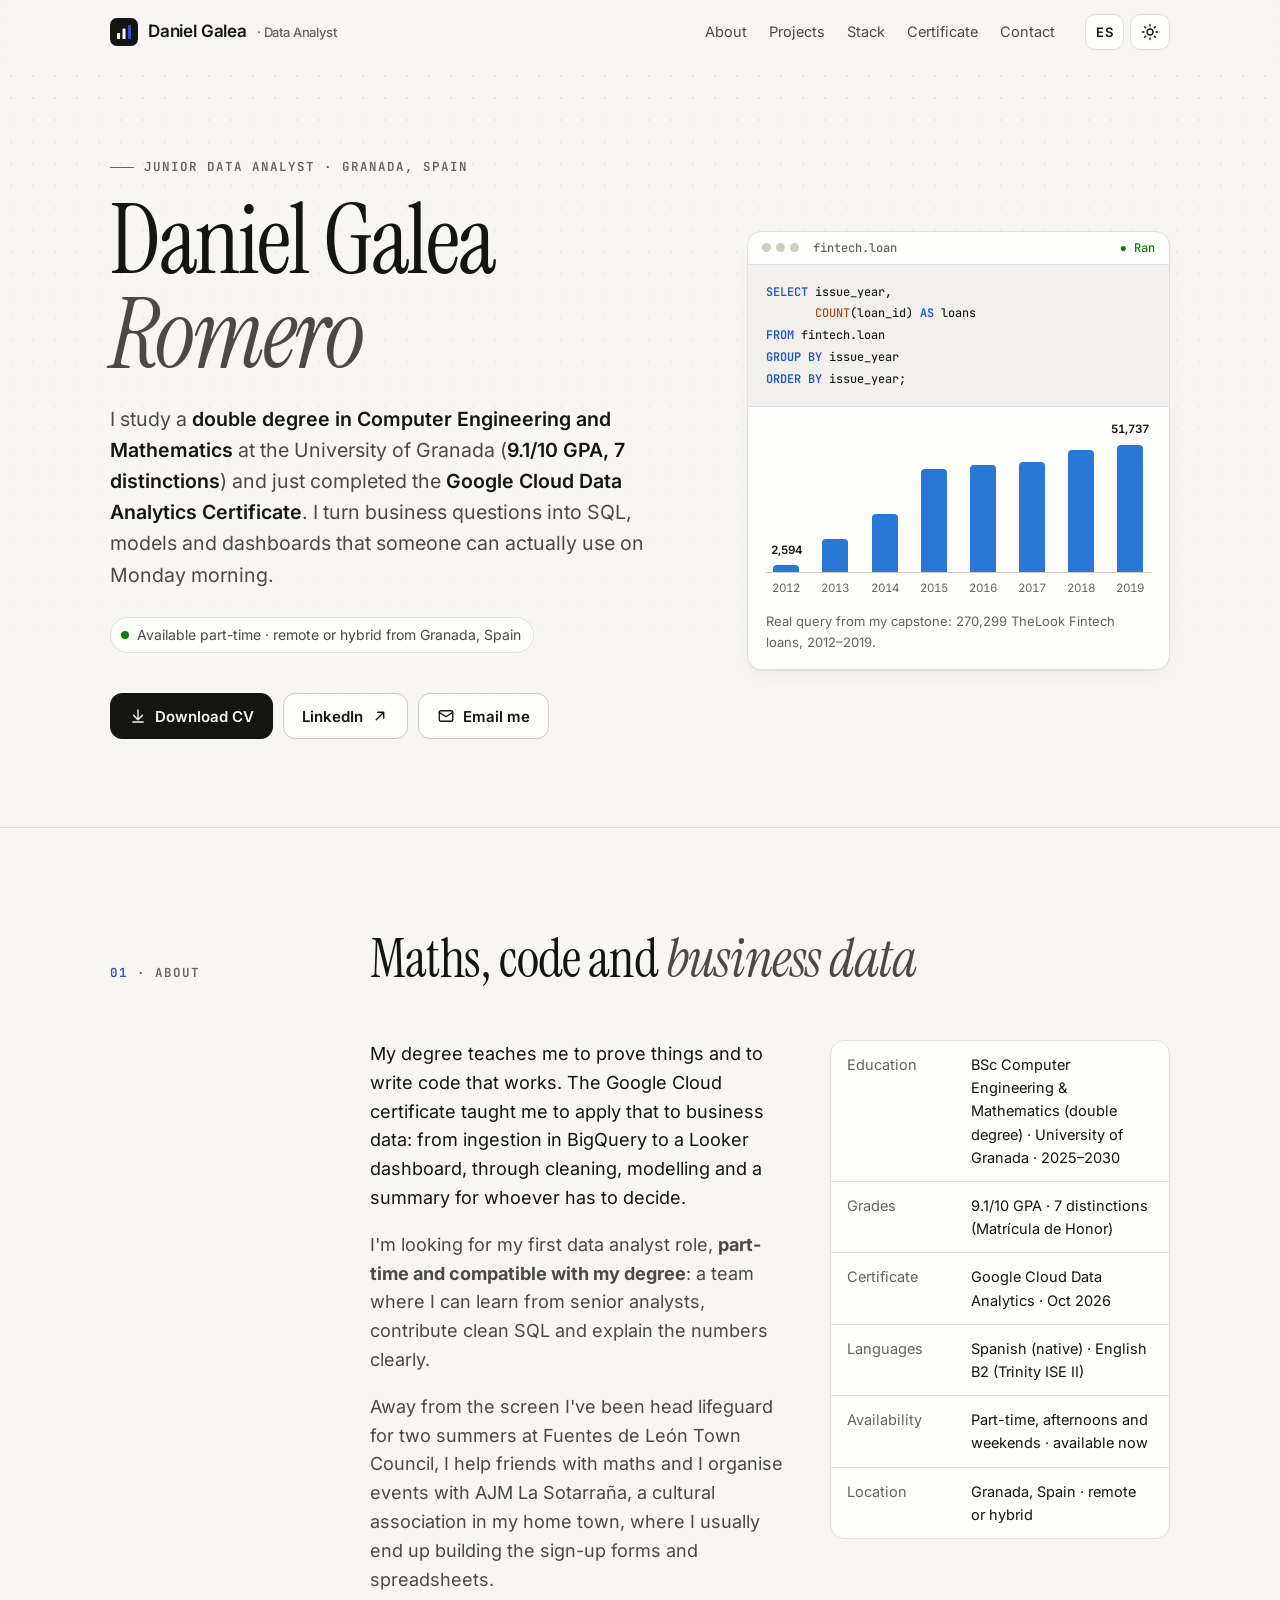
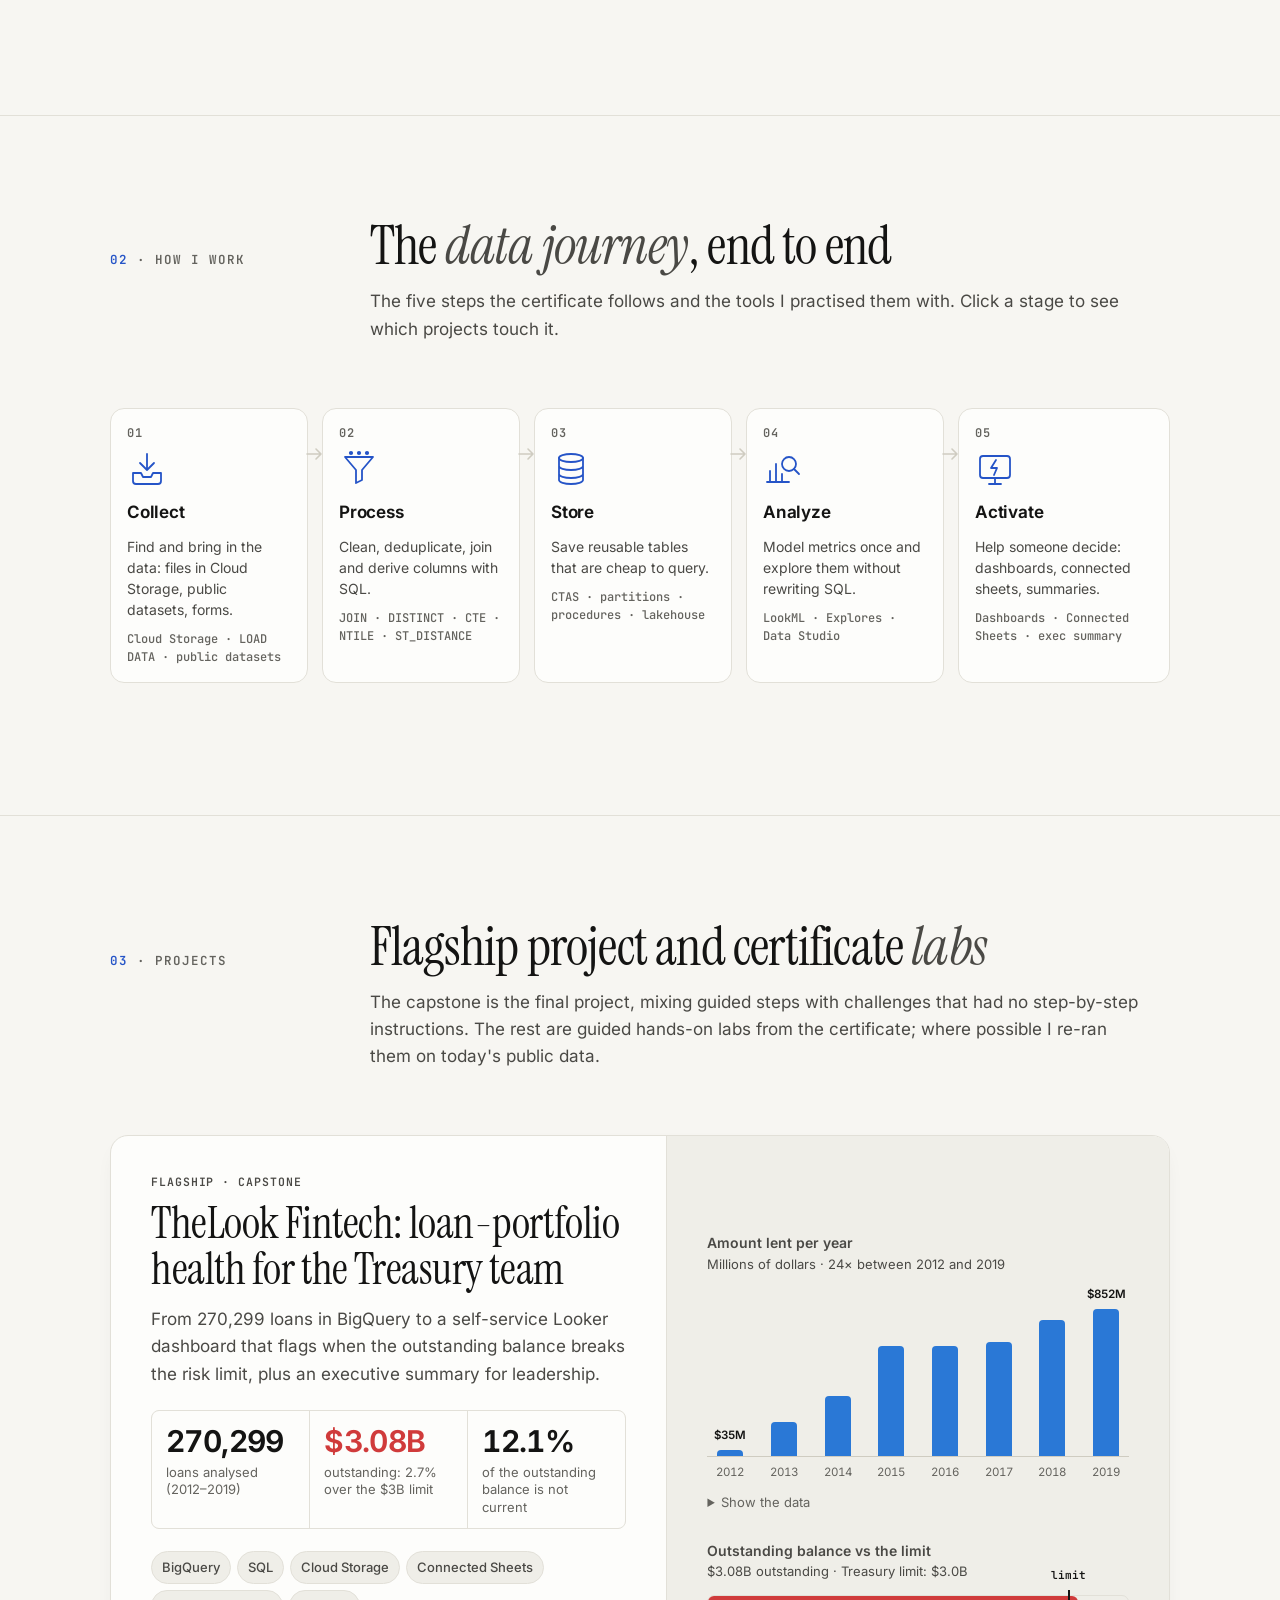
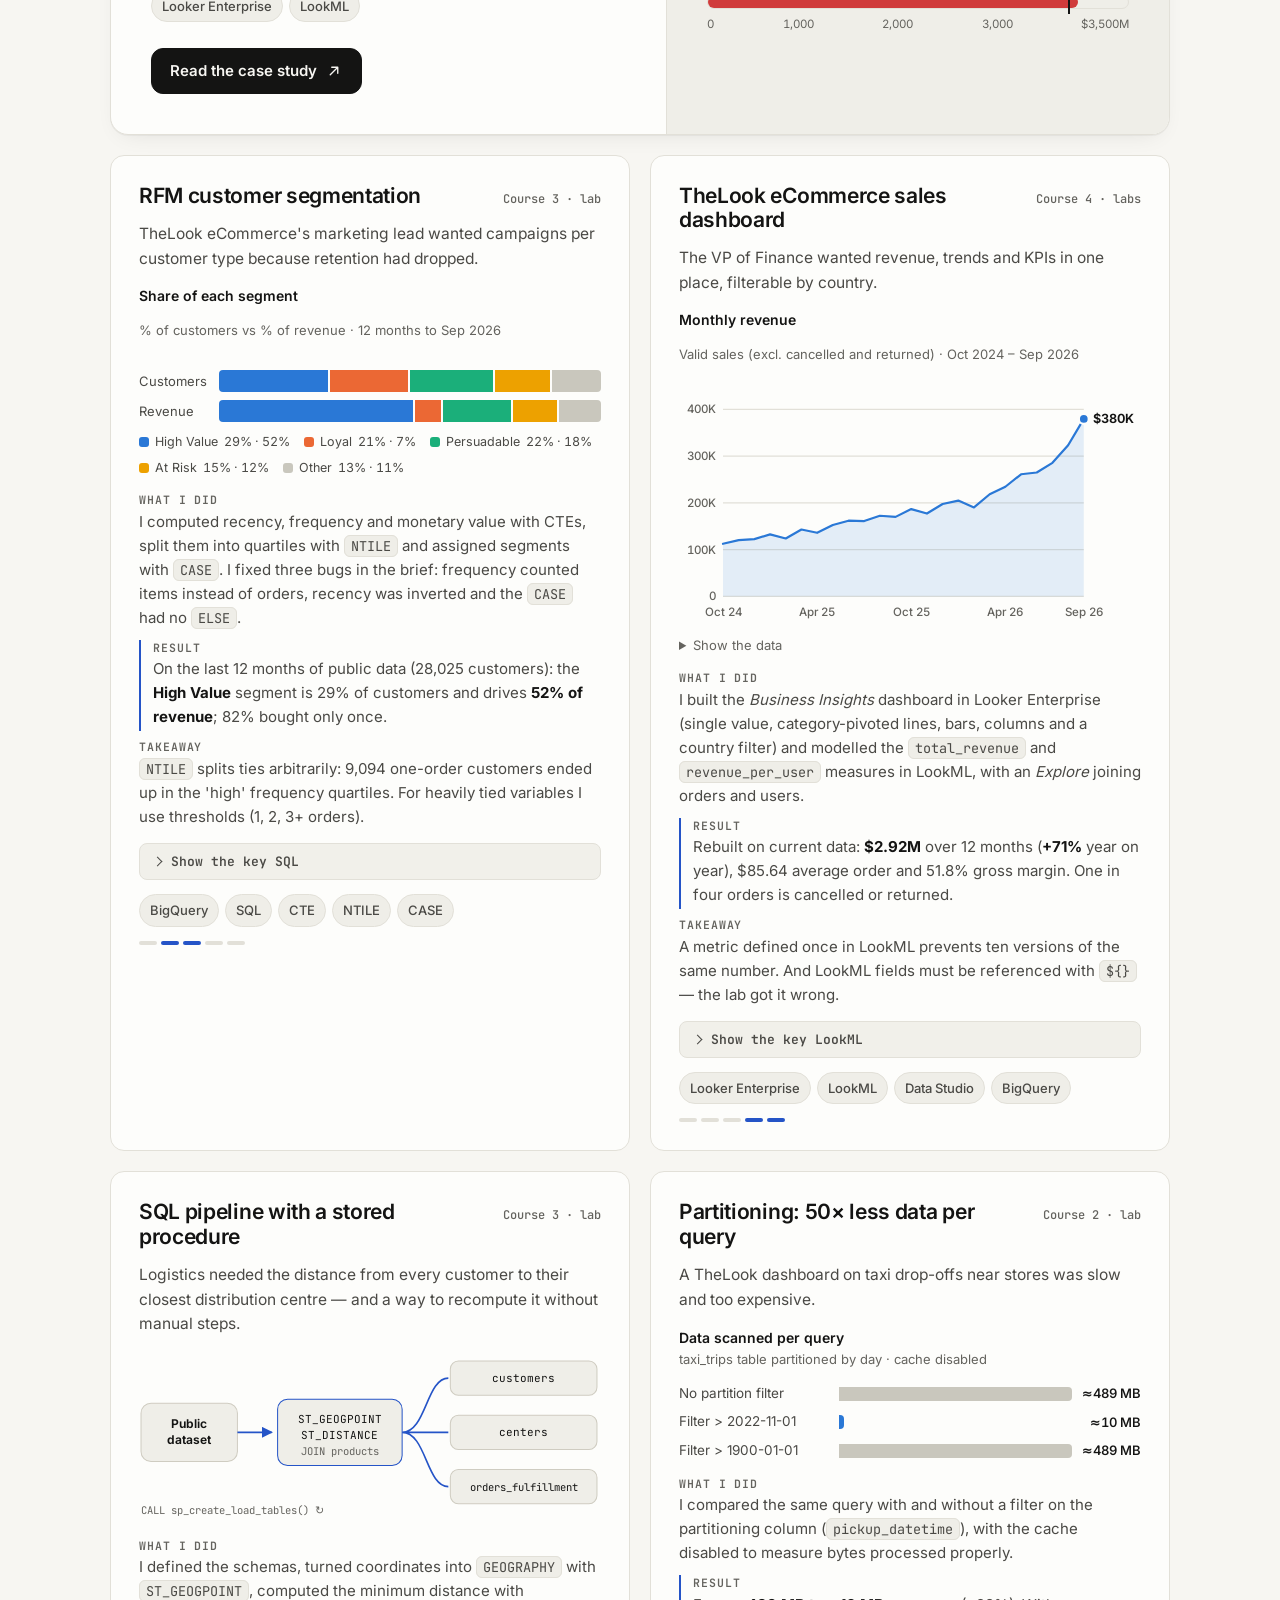
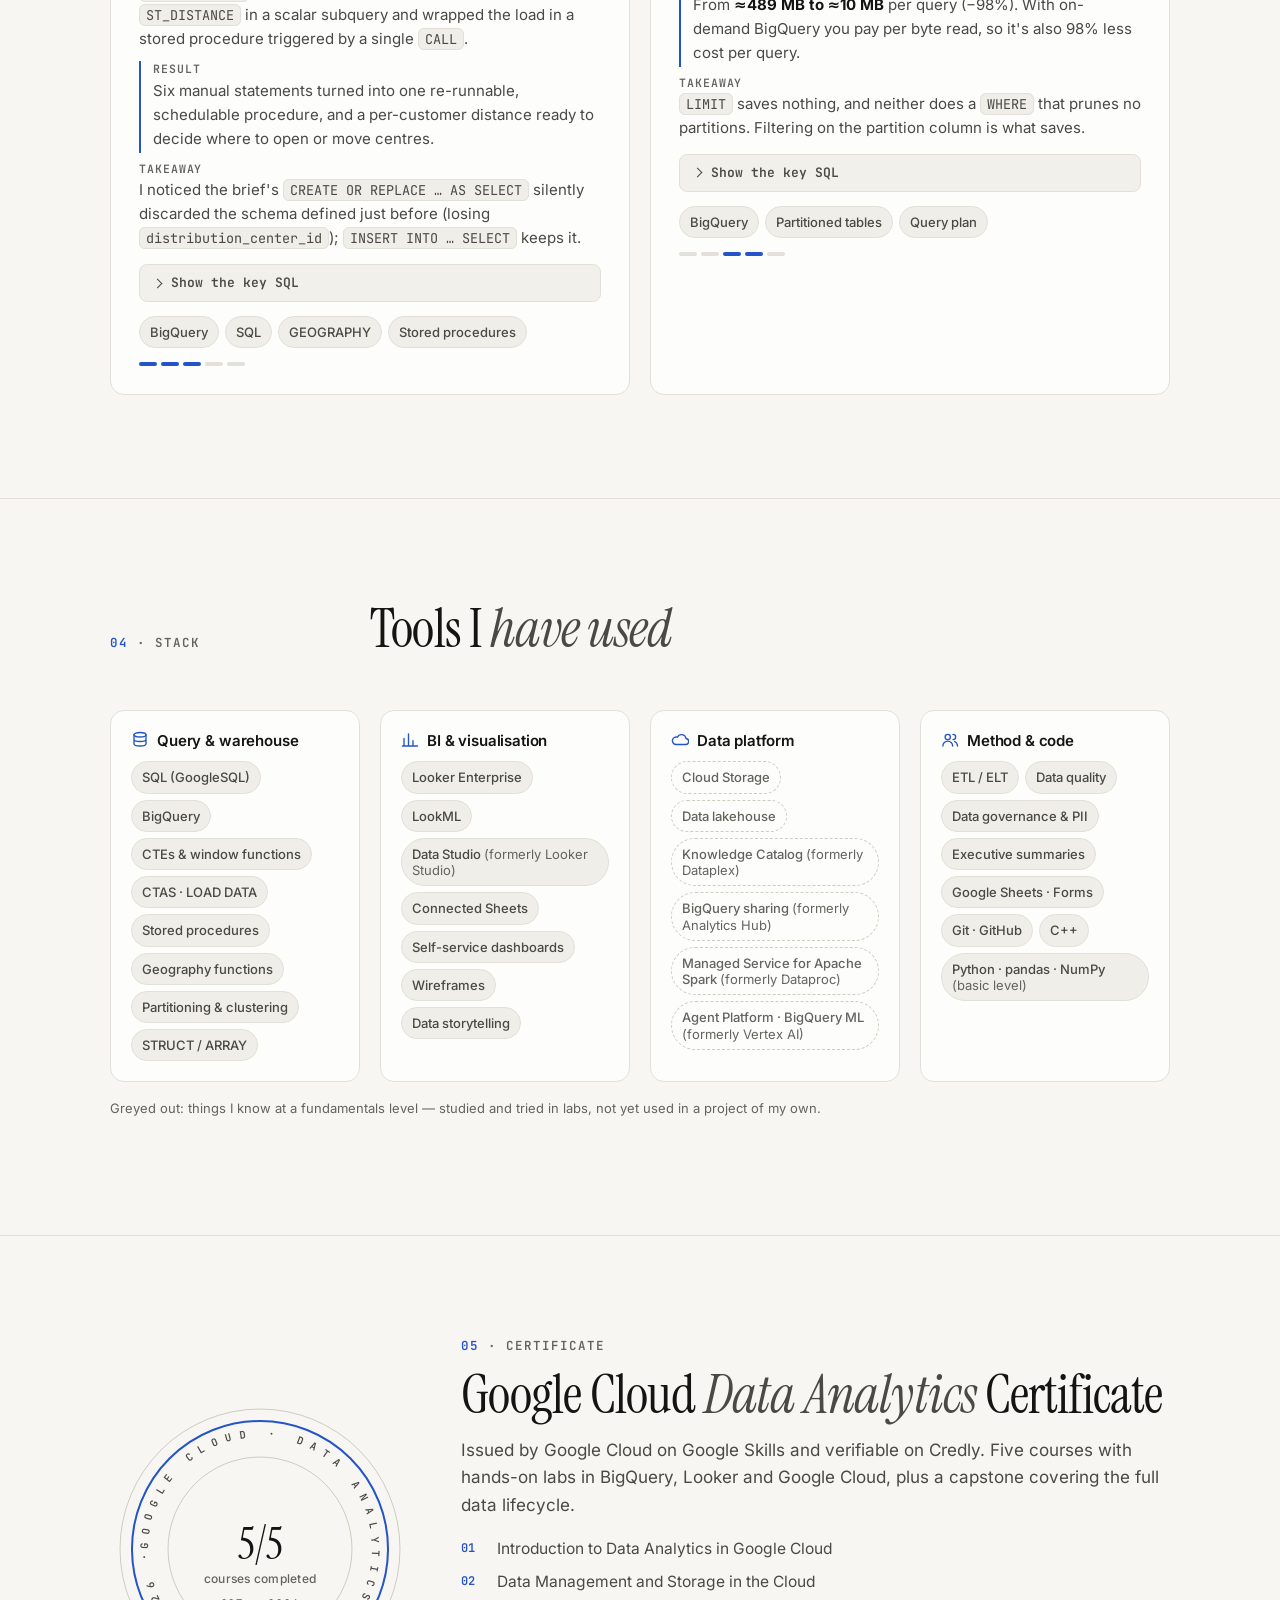
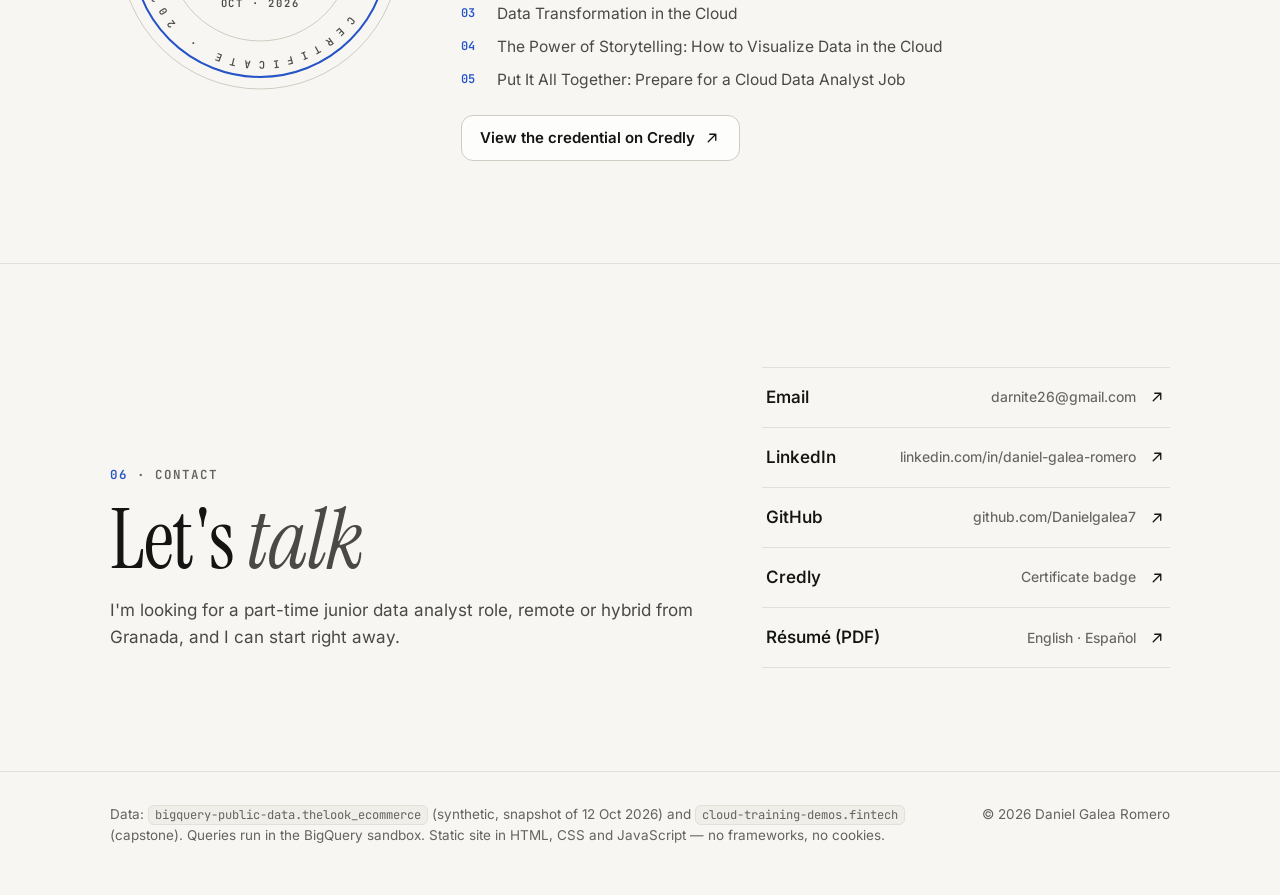
<file: en/index.html>
<!doctype html>
<html lang="en">
<head>
<meta charset="utf-8">
<meta name="viewport" content="width=device-width, initial-scale=1">
<title>Daniel Galea Romero · Junior Data Analyst (Google Cloud)</title>
<meta name="description" content="Portfolio of Daniel Galea Romero: Computer Engineering &amp; Mathematics student (University of Granada) with the Google Cloud Data Analytics Certificate. SQL, BigQuery, Looker and LookML on real data.">
<link rel="canonical" href="https://danielgalea7.github.io/en/">
<link rel="alternate" hreflang="en" href="https://danielgalea7.github.io/en/">
<link rel="alternate" hreflang="es" href="https://danielgalea7.github.io/">
<link rel="alternate" hreflang="x-default" href="https://danielgalea7.github.io/">
<meta name="theme-color" content="#f7f6f2" media="(prefers-color-scheme: light)">
<meta name="theme-color" content="#121211" media="(prefers-color-scheme: dark)">
<meta name="color-scheme" content="light dark">
<meta property="og:type" content="website">
<meta property="og:site_name" content="Daniel Galea Romero">
<meta property="og:title" content="Daniel Galea Romero · Junior Data Analyst (Google Cloud)">
<meta property="og:description" content="Portfolio of Daniel Galea Romero: Computer Engineering &amp; Mathematics student (University of Granada) with the Google Cloud Data Analytics Certificate. SQL, BigQuery, Looker and LookML on real data.">
<meta property="og:url" content="https://danielgalea7.github.io/en/">
<meta property="og:image" content="https://danielgalea7.github.io/assets/img/og-en.png">
<meta property="og:image:width" content="1200">
<meta property="og:image:height" content="630">
<meta property="og:image:alt" content="Daniel Galea Romero · Junior Data Analyst (Google Cloud)">
<meta property="og:locale" content="en_GB">
<meta name="twitter:card" content="summary_large_image">
<meta name="twitter:title" content="Daniel Galea Romero · Junior Data Analyst (Google Cloud)">
<meta name="twitter:description" content="Portfolio of Daniel Galea Romero: Computer Engineering &amp; Mathematics student (University of Granada) with the Google Cloud Data Analytics Certificate. SQL, BigQuery, Looker and LookML on real data.">
<meta name="twitter:image" content="https://danielgalea7.github.io/assets/img/og-en.png">
<link rel="icon" href="/favicon.svg" type="image/svg+xml">
<link rel="icon" href="/favicon.ico" sizes="32x32">
<link rel="apple-touch-icon" href="/apple-touch-icon.png">
<link rel="preload" href="/assets/fonts/inter-latin-wght-normal.woff2" as="font" type="font/woff2" crossorigin>
<link rel="preload" href="/assets/fonts/instrument-serif-latin-400-normal.woff2" as="font" type="font/woff2" crossorigin>
<link rel="stylesheet" href="/assets/css/site.css?v=1">
<script>try{var t=localStorage.getItem("theme");if(t)document.documentElement.setAttribute("data-theme",t)}catch(e){}document.documentElement.classList.add("js");</script>
<script type="application/ld+json">{"@context": "https://schema.org", "@type": "Person", "name": "Daniel Galea Romero", "jobTitle": "Junior Data Analyst", "url": "https://danielgalea7.github.io/", "email": "mailto:darnite26@gmail.com", "address": {"@type": "PostalAddress", "addressLocality": "Granada", "addressCountry": "ES"}, "alumniOf": {"@type": "CollegeOrUniversity", "name": "Universidad de Granada"}, "knowsAbout": ["SQL", "BigQuery", "Looker", "LookML", "Data analysis", "Google Cloud"], "sameAs": ["https://www.linkedin.com/in/daniel-galea-romero-060941371/", "https://github.com/Danielgalea7", "https://www.credly.com/badges/53fe75b2-e19a-4265-aa9f-7e4d497fc33a/public_url"]}</script>
</head>
<body>
<a class="skip" href="#main">Skip to content</a>
<header class="site-header">
  <div class="wrap">
    <a class="brand" href="/en/"><svg class="brand-mark" viewBox="0 0 32 32" aria-hidden="true"><rect width="32" height="32" rx="8" fill="currentColor"/><rect x="8" y="17" width="3.5" height="7" rx="1" fill="var(--bg)"/><rect x="14.25" y="12" width="3.5" height="12" rx="1" fill="var(--bg)"/><rect x="20.5" y="8" width="3.5" height="16" rx="1" fill="var(--accent)"/></svg><span>Daniel Galea</span><small>· Data Analyst</small><span class="sr-only"> · home</span></a>
    <nav class="nav" aria-label="Sections"><a href="#sobre-mi">About</a><a href="#proyectos">Projects</a><a href="#stack">Stack</a><a href="#certificado">Certificate</a><a href="#contacto">Contact</a></nav>
    <div class="tools">
      <a class="lang" href="/" hreflang="es" lang="es" title="Leer en español"><span aria-hidden="true">ES</span><span class="sr-only">ES · Leer en español</span></a>
      <button class="icon-btn theme-toggle" type="button" aria-label="Switch between light and dark theme"><span class="sun"><svg viewBox="0 0 24 24" fill="none" stroke="currentColor" stroke-width="1.8" stroke-linecap="round" stroke-linejoin="round" aria-hidden="true" focusable="false"><circle cx="12" cy="12" r="4"/><path d="M12 2v2M12 20v2M4.9 4.9l1.4 1.4M17.7 17.7l1.4 1.4M2 12h2M20 12h2M4.9 19.1l1.4-1.4M17.7 6.3l1.4-1.4"/></svg></span><span class="moon"><svg viewBox="0 0 24 24" fill="none" stroke="currentColor" stroke-width="1.8" stroke-linecap="round" stroke-linejoin="round" aria-hidden="true" focusable="false"><path d="M20.5 14.5A8.5 8.5 0 0 1 9.5 3.5a8.5 8.5 0 1 0 11 11z"/></svg></span></button>
    </div>
  </div>
</header>

<main id="main">
  <section class="hero">
    <div class="wrap hero-grid">
      <div>
        <p class="eyebrow">Junior Data Analyst · Granada, Spain</p>
        <h1>Daniel Galea <em>Romero</em></h1>
        <p class="lead">I study a <strong>double degree in Computer Engineering and Mathematics</strong> at the University of Granada (<strong>9.1/10 GPA, 7 distinctions</strong>) and just completed the <strong>Google Cloud Data Analytics Certificate</strong>. I turn business questions into SQL, models and dashboards that someone can actually use on Monday morning.</p>
        <p class="pill"><span class="pulse" aria-hidden="true"></span>Available part-time · remote or hybrid from Granada, Spain</p>
        <div class="cta">
          <a class="btn primary" href="/cv/daniel-galea-romero-cv-en.pdf" download><svg viewBox="0 0 24 24" fill="none" stroke="currentColor" stroke-width="1.8" stroke-linecap="round" stroke-linejoin="round" aria-hidden="true" focusable="false"><path d="M12 4v12M6 11l6 6 6-6M5 20h14"/></svg>Download CV</a>
          <a class="btn" href="https://www.linkedin.com/in/daniel-galea-romero-060941371/" rel="me noopener" target="_blank">LinkedIn<svg viewBox="0 0 24 24" fill="none" stroke="currentColor" stroke-width="1.8" stroke-linecap="round" stroke-linejoin="round" aria-hidden="true" focusable="false"><path d="M7 17 17 7M9 7h8v8"/></svg></a>
          <a class="btn" href="mailto:darnite26@gmail.com"><svg viewBox="0 0 24 24" fill="none" stroke="currentColor" stroke-width="1.8" stroke-linecap="round" stroke-linejoin="round" aria-hidden="true" focusable="false"><rect x="3" y="5" width="18" height="14" rx="2"/><path d="m3 7 9 6 9-6"/></svg>Email me</a>
        </div>
      </div>
      <figure class="qcard rv" aria-labelledby="qcap-en">
        <div class="qcard-bar"><span class="dots" aria-hidden="true"><i></i><i></i><i></i></span>fintech.loan<span class="run">● Ran</span></div>
        <div class="codewrap"><pre tabindex="0"><code class="language-sql"><span class="k">SELECT</span> issue_year,
       <span class="f">COUNT</span>(loan_id) <span class="k">AS</span> loans
<span class="k">FROM</span> fintech.loan
<span class="k">GROUP</span> <span class="k">BY</span> issue_year
<span class="k">ORDER</span> <span class="k">BY</span> issue_year;</code></pre></div>
        <div class="qbody"><div class="chart reveal"><div class="cols" style="height:150px" aria-hidden="true"><div class="col" style="--h:5.01%" data-tip="&lt;b&gt;2012&lt;/b&gt;&lt;br&gt;2,594 loans"><span class="cv">2,594</span><span class="cb"></span></div><div class="col" style="--h:26.02%" data-tip="&lt;b&gt;2013&lt;/b&gt;&lt;br&gt;13,460 loans"><span class="cb"></span></div><div class="col" style="--h:45.33%" data-tip="&lt;b&gt;2014&lt;/b&gt;&lt;br&gt;23,453 loans"><span class="cb"></span></div><div class="col" style="--h:81.02%" data-tip="&lt;b&gt;2015&lt;/b&gt;&lt;br&gt;41,919 loans"><span class="cb"></span></div><div class="col" style="--h:83.82%" data-tip="&lt;b&gt;2016&lt;/b&gt;&lt;br&gt;43,368 loans"><span class="cb"></span></div><div class="col" style="--h:85.89%" data-tip="&lt;b&gt;2017&lt;/b&gt;&lt;br&gt;44,435 loans"><span class="cb"></span></div><div class="col" style="--h:95.35%" data-tip="&lt;b&gt;2018&lt;/b&gt;&lt;br&gt;49,333 loans"><span class="cb"></span></div><div class="col" style="--h:100.00%" data-tip="&lt;b&gt;2019&lt;/b&gt;&lt;br&gt;51,737 loans"><span class="cv">51,737</span><span class="cb"></span></div></div><div class="cols-x" aria-hidden="true"><span>2012</span><span>2013</span><span>2014</span><span>2015</span><span>2016</span><span>2017</span><span>2018</span><span>2019</span></div></div></div>
        <figcaption id="qcap-en">Real query from my capstone: 270,299 TheLook Fintech loans, 2012–2019.</figcaption>
      </figure>
    </div>
  </section>

  <section class="section" id="sobre-mi" aria-labelledby="about-h">
    <div class="wrap">
      <div class="section-head"><p class="kicker"><b>01</b> · About</p><h2 id="about-h">Maths, code and <em>business data</em></h2></div>
      <div class="about">
        <div class="spacer"></div>
        <div class="text rv"><p>My degree teaches me to prove things and to write code that works. The Google Cloud certificate taught me to apply that to business data: from ingestion in BigQuery to a Looker dashboard, through cleaning, modelling and a summary for whoever has to decide.</p><p>I'm looking for my first data analyst role, <strong>part-time and compatible with my degree</strong>: a team where I can learn from senior analysts, contribute clean SQL and explain the numbers clearly.</p><p>Away from the screen I've been head lifeguard for two summers at Fuentes de León Town Council, I help friends with maths and I organise events with AJM La Sotarraña, a cultural association in my home town, where I usually end up building the sign-up forms and spreadsheets.</p></div>
        <dl class="facts rv"><div><dt>Education</dt><dd>BSc Computer Engineering & Mathematics (double degree) · University of Granada · 2025–2030</dd></div><div><dt>Grades</dt><dd>9.1/10 GPA · 7 distinctions (Matrícula de Honor)</dd></div><div><dt>Certificate</dt><dd>Google Cloud Data Analytics · Oct 2026</dd></div><div><dt>Languages</dt><dd>Spanish (native) · English B2 (Trinity ISE II)</dd></div><div><dt>Availability</dt><dd>Part-time, afternoons and weekends · available now</dd></div><div><dt>Location</dt><dd>Granada, Spain · remote or hybrid</dd></div></dl>
      </div>
    </div>
  </section>

  <section class="section" id="data-journey" aria-labelledby="journey-h">
    <div class="wrap">
      <div class="section-head"><p class="kicker"><b>02</b> · How I work</p><div><h2 id="journey-h">The <em>data journey</em>, end to end</h2><p class="section-intro">The five steps the certificate follows and the tools I practised them with. Click a stage to see which projects touch it.</p></div></div>
      <ol class="journey"><li><button class="stage" type="button" data-stage="collect" aria-pressed="false">
          <span class="idx">01</span><span class="ico"><svg viewBox="0 0 40 40" fill="none" stroke="currentColor" stroke-width="1.8" stroke-linecap="round" stroke-linejoin="round" aria-hidden="true"><path d="M20 5v16M13 14l7 7 7-7"/><path d="M6 24h8l2 4h8l2-4h8v8a3 3 0 0 1-3 3H9a3 3 0 0 1-3-3z"/></svg></span><span class="name">Collect</span>
          <span class="what">Find and bring in the data: files in Cloud Storage, public datasets, forms.</span><span class="tools-l">Cloud Storage · LOAD DATA · public datasets</span></button><svg class="link" viewBox="0 0 18 16" aria-hidden="true"><path d="M1 8h14M10 3l5 5-5 5" fill="none" stroke="currentColor" stroke-width="1.6" stroke-linecap="round" stroke-linejoin="round"/></svg></li><li><button class="stage" type="button" data-stage="process" aria-pressed="false">
          <span class="idx">02</span><span class="ico"><svg viewBox="0 0 40 40" fill="none" stroke="currentColor" stroke-width="1.8" stroke-linecap="round" stroke-linejoin="round" aria-hidden="true"><path d="M6 8h28l-11 13v10l-6 3V21z"/><circle cx="12" cy="4" r="1.2" fill="currentColor"/><circle cx="20" cy="4" r="1.2" fill="currentColor"/><circle cx="28" cy="4" r="1.2" fill="currentColor"/></svg></span><span class="name">Process</span>
          <span class="what">Clean, deduplicate, join and derive columns with SQL.</span><span class="tools-l">JOIN · DISTINCT · CTE · NTILE · ST_DISTANCE</span></button><svg class="link" viewBox="0 0 18 16" aria-hidden="true"><path d="M1 8h14M10 3l5 5-5 5" fill="none" stroke="currentColor" stroke-width="1.6" stroke-linecap="round" stroke-linejoin="round"/></svg></li><li><button class="stage" type="button" data-stage="store" aria-pressed="false">
          <span class="idx">03</span><span class="ico"><svg viewBox="0 0 40 40" fill="none" stroke="currentColor" stroke-width="1.8" stroke-linecap="round" stroke-linejoin="round" aria-hidden="true"><ellipse cx="20" cy="9" rx="12" ry="4"/><path d="M8 9v8c0 2.2 5.4 4 12 4s12-1.8 12-4V9M8 17v8c0 2.2 5.4 4 12 4s12-1.8 12-4v-8M8 25v6c0 2.2 5.4 4 12 4s12-1.8 12-4v-6"/></svg></span><span class="name">Store</span>
          <span class="what">Save reusable tables that are cheap to query.</span><span class="tools-l">CTAS · partitions · procedures · lakehouse</span></button><svg class="link" viewBox="0 0 18 16" aria-hidden="true"><path d="M1 8h14M10 3l5 5-5 5" fill="none" stroke="currentColor" stroke-width="1.6" stroke-linecap="round" stroke-linejoin="round"/></svg></li><li><button class="stage" type="button" data-stage="analyze" aria-pressed="false">
          <span class="idx">04</span><span class="ico"><svg viewBox="0 0 40 40" fill="none" stroke="currentColor" stroke-width="1.8" stroke-linecap="round" stroke-linejoin="round" aria-hidden="true"><path d="M7 33V22M13 33V15M19 33v-8"/><circle cx="26" cy="15" r="7"/><path d="m31 20 5 5"/><path d="M4 33h22"/></svg></span><span class="name">Analyze</span>
          <span class="what">Model metrics once and explore them without rewriting SQL.</span><span class="tools-l">LookML · Explores · Data Studio</span></button><svg class="link" viewBox="0 0 18 16" aria-hidden="true"><path d="M1 8h14M10 3l5 5-5 5" fill="none" stroke="currentColor" stroke-width="1.6" stroke-linecap="round" stroke-linejoin="round"/></svg></li><li><button class="stage" type="button" data-stage="activate" aria-pressed="false">
          <span class="idx">05</span><span class="ico"><svg viewBox="0 0 40 40" fill="none" stroke="currentColor" stroke-width="1.8" stroke-linecap="round" stroke-linejoin="round" aria-hidden="true"><rect x="5" y="7" width="30" height="22" rx="3"/><path d="M14 35h12M20 29v6"/><path d="m21 11-5 8h6l-3 7"/></svg></span><span class="name">Activate</span>
          <span class="what">Help someone decide: dashboards, connected sheets, summaries.</span><span class="tools-l">Dashboards · Connected Sheets · exec summary</span></button><svg class="link" viewBox="0 0 18 16" aria-hidden="true"><path d="M1 8h14M10 3l5 5-5 5" fill="none" stroke="currentColor" stroke-width="1.6" stroke-linecap="round" stroke-linejoin="round"/></svg></li></ol>
      <p class="journey-hint"><button type="button" data-journey-reset hidden>Show all projects</button></p>
    </div>
  </section>

  <section class="section" id="proyectos" aria-labelledby="proj-h">
    <div class="wrap">
      <div class="section-head"><p class="kicker"><b>03</b> · Projects</p><div><h2 id="proj-h">Flagship project and certificate <em>labs</em></h2><p class="section-intro">The capstone is the final project, mixing guided steps with challenges that had no step-by-step instructions. The rest are guided hands-on labs from the certificate; where possible I re-ran them on today's public data.</p></div></div>
      <article class="featured rv" id="p-capstone" data-stages="collect process store analyze activate">
        <div class="fx">
          <p class="tag">Flagship · capstone</p>
          <h3>TheLook Fintech: loan-portfolio health for the Treasury team</h3>
          <p>From 270,299 loans in BigQuery to a self-service Looker dashboard that flags when the outstanding balance breaks the risk limit, plus an executive summary for leadership.</p>
          <div class="kpis"><div class="kpi"><div class="v">270,299</div><div class="l">loans analysed (2012–2019)</div></div><div class="kpi"><div class="v alert">$3.08B</div><div class="l">outstanding: 2.7% over the $3B limit</div></div><div class="kpi"><div class="v">12.1%</div><div class="l">of the outstanding balance is not current</div></div></div>
          <ul class="chips" aria-label="Tools"><li class="chip">BigQuery</li><li class="chip">SQL</li><li class="chip">Cloud Storage</li><li class="chip">Connected Sheets</li><li class="chip">Looker Enterprise</li><li class="chip">LookML</li></ul>
          <div class="cta"><a class="btn primary" href="/en/case-study/thelook-fintech/">Read the case study<svg viewBox="0 0 24 24" fill="none" stroke="currentColor" stroke-width="1.8" stroke-linecap="round" stroke-linejoin="round" aria-hidden="true" focusable="false"><path d="M7 17 17 7M9 7h8v8"/></svg></a></div>
        </div>
        <div class="fx viz"><div class="chart reveal"><p class="ctitle">Amount lent per year</p><p class="csub">Millions of dollars · 24× between 2012 and 2019</p><div class="cols" style="height:170px" aria-hidden="true"><div class="col" style="--h:4.16%" data-tip="&lt;b&gt;2012&lt;/b&gt;&lt;br&gt;$35.5M"><span class="cv">$35M</span><span class="cb"></span></div><div class="col" style="--h:23.39%" data-tip="&lt;b&gt;2013&lt;/b&gt;&lt;br&gt;$199.4M"><span class="cb"></span></div><div class="col" style="--h:40.86%" data-tip="&lt;b&gt;2014&lt;/b&gt;&lt;br&gt;$348.3M"><span class="cb"></span></div><div class="col" style="--h:75.02%" data-tip="&lt;b&gt;2015&lt;/b&gt;&lt;br&gt;$639.4M"><span class="cb"></span></div><div class="col" style="--h:74.93%" data-tip="&lt;b&gt;2016&lt;/b&gt;&lt;br&gt;$638.6M"><span class="cb"></span></div><div class="col" style="--h:77.51%" data-tip="&lt;b&gt;2017&lt;/b&gt;&lt;br&gt;$660.7M"><span class="cb"></span></div><div class="col" style="--h:92.90%" data-tip="&lt;b&gt;2018&lt;/b&gt;&lt;br&gt;$791.9M"><span class="cb"></span></div><div class="col" style="--h:100.00%" data-tip="&lt;b&gt;2019&lt;/b&gt;&lt;br&gt;$852.4M"><span class="cv">$852M</span><span class="cb"></span></div></div><div class="cols-x" aria-hidden="true"><span>2012</span><span>2013</span><span>2014</span><span>2015</span><span>2016</span><span>2017</span><span>2018</span><span>2019</span></div><details class="table"><summary>Show the data</summary><table><thead><tr><th>Year</th><th class="r">Amount</th></tr></thead><tbody><tr><td>2012</td><td class="r">$35M</td></tr><tr><td>2013</td><td class="r">$199M</td></tr><tr><td>2014</td><td class="r">$348M</td></tr><tr><td>2015</td><td class="r">$639M</td></tr><tr><td>2016</td><td class="r">$639M</td></tr><tr><td>2017</td><td class="r">$661M</td></tr><tr><td>2018</td><td class="r">$792M</td></tr><tr><td>2019</td><td class="r">$852M</td></tr></tbody></table></details></div><div class="chart"><p class="ctitle">Outstanding balance vs the limit</p>
      <p class="csub">$3.08B outstanding · Treasury limit: $3.0B</p>
      <div class="meter" role="img" aria-label="$3.08 billion outstanding against a $3.0 billion limit">
        <div class="track"><div class="fill" style="--v:88.02%"></div><div class="mark" style="--t:85.71%"><span>limit</span></div></div>
        <div class="scale"><span>0</span><span>1,000</span><span>2,000</span><span>3,000</span><span>$3,500M</span></div>
      </div></div></div>
      </article>
      <div class="projects" style="margin-top:20px">
<article class="project rv" id="p-rfm" data-stages="process store">
  <header><h3>RFM customer segmentation</h3><span class="src">Course 3 · lab</span></header>
  <p class="pdesc">TheLook eCommerce's marketing lead wanted campaigns per customer type because retention had dropped.</p>
  <p class="ctitle">Share of each segment</p><p class="csub">% of customers vs % of revenue · 12 months to Sep 2026</p><div class="chart"><div class="stack-row"><span>Customers</span><div class="stack"><span class="s1" style="flex:29.10" data-tip="High Value: 29.1"></span><span class="s2" style="flex:20.90" data-tip="Loyal: 20.9"></span><span class="s3" style="flex:22.20" data-tip="Persuadable: 22.2"></span><span class="s4" style="flex:14.70" data-tip="At Risk: 14.7"></span><span class="sm" style="flex:13.00" data-tip="Other: 13.0"></span></div></div><div class="stack-row"><span>Revenue</span><div class="stack"><span class="s1" style="flex:51.80" data-tip="High Value: 51.8"></span><span class="s2" style="flex:7.10" data-tip="Loyal: 7.1"></span><span class="s3" style="flex:18.00" data-tip="Persuadable: 18.0"></span><span class="s4" style="flex:12.00" data-tip="At Risk: 12.0"></span><span class="sm" style="flex:11.10" data-tip="Other: 11.1"></span></div></div><ul class="legend"><li><i class="s1"></i>High Value <span class="num">29% · 52%</span></li><li><i class="s2"></i>Loyal <span class="num">21% · 7%</span></li><li><i class="s3"></i>Persuadable <span class="num">22% · 18%</span></li><li><i class="s4"></i>At Risk <span class="num">15% · 12%</span></li><li><i class="sm"></i>Other <span class="num">13% · 11%</span></li></ul></div>
  <dl>
    <div><dt>What I did</dt><dd>I computed recency, frequency and monetary value with CTEs, split them into quartiles with <code>NTILE</code> and assigned segments with <code>CASE</code>. I fixed three bugs in the brief: frequency counted items instead of orders, recency was inverted and the <code>CASE</code> had no <code>ELSE</code>.</dd></div>
    <div class="result"><dt>Result</dt><dd>On the last 12 months of public data (28,025 customers): the <strong>High Value</strong> segment is 29% of customers and drives <strong>52% of revenue</strong>; 82% bought only once.</dd></div>
    <div><dt>Takeaway</dt><dd><code>NTILE</code> splits ties arbitrarily: 9,094 one-order customers ended up in the 'high' frequency quartiles. For heavily tied variables I use thresholds (1, 2, 3+ orders).</dd></div>
  </dl>
  <details class="sql"><summary>Show the key SQL</summary><div class="codewrap"><pre data-copy tabindex="0"><code class="language-sql"><span class="k">WITH</span> rfm_calc <span class="k">AS</span> (
  <span class="k">SELECT</span>
    o.user_id <span class="k">AS</span> customer_id,
    <span class="f">DATE_DIFF</span>(<span class="f">CURRENT_TIMESTAMP</span>(), <span class="f">MAX</span>(o.created_at), DAY) <span class="k">AS</span> recency,
    <span class="f">COUNT</span>(<span class="k">DISTINCT</span> o.order_id) <span class="k">AS</span> frequency,   <span class="c">-- fix 1: orders, not items</span>
    <span class="f">ROUND</span>(<span class="f">SUM</span>(oi.sale_price)) <span class="k">AS</span> monetary
  <span class="k">FROM</span> <span class="s">`thelook_ecommerce.orders`</span> o
  <span class="k">INNER</span> <span class="k">JOIN</span> <span class="s">`thelook_ecommerce.order_items`</span> oi
    <span class="k">ON</span> o.order_id = oi.order_id
  <span class="k">GROUP</span> <span class="k">BY</span> customer_id
),
rfm_quant <span class="k">AS</span> (
  <span class="k">SELECT</span>
    customer_id,
    <span class="f">NTILE</span>(<span class="n">4</span>) <span class="k">OVER</span> (<span class="k">ORDER</span> <span class="k">BY</span> recency <span class="k">DESC</span>) <span class="k">AS</span> recency_quantile,  <span class="c">-- fix 2: 4 = most recent</span>
    <span class="f">NTILE</span>(<span class="n">4</span>) <span class="k">OVER</span> (<span class="k">ORDER</span> <span class="k">BY</span> frequency) <span class="k">AS</span> frequency_quantile,
    <span class="f">NTILE</span>(<span class="n">4</span>) <span class="k">OVER</span> (<span class="k">ORDER</span> <span class="k">BY</span> monetary) <span class="k">AS</span> monetary_quantile
  <span class="k">FROM</span> rfm_calc
)
<span class="k">SELECT</span>
  customer_id,
  <span class="k">CASE</span>
    <span class="k">WHEN</span> monetary_quantile &gt;= <span class="n">3</span> <span class="k">AND</span> frequency_quantile &gt;= <span class="n">3</span> <span class="k">THEN</span> <span class="s">&quot;High Value Customer&quot;</span>
    <span class="k">WHEN</span> frequency_quantile &gt;= <span class="n">3</span> <span class="k">THEN</span> <span class="s">&quot;Loyal Customer&quot;</span>
    <span class="k">WHEN</span> recency_quantile &lt;= <span class="n">1</span> <span class="k">THEN</span> <span class="s">&quot;At Risk Customer&quot;</span>
    <span class="k">WHEN</span> recency_quantile &gt;= <span class="n">3</span> <span class="k">THEN</span> <span class="s">&quot;Persuadable Customer&quot;</span>
    <span class="k">ELSE</span> <span class="s">&quot;Other&quot;</span>                                                <span class="c">-- fix 3: no NULL segment</span>
  <span class="k">END</span> <span class="k">AS</span> customer_segment
<span class="k">FROM</span> rfm_quant;</code></pre></div></details>
  <ul class="chips" aria-label="Tools"><li class="chip">BigQuery</li><li class="chip">SQL</li><li class="chip">CTE</li><li class="chip">NTILE</li><li class="chip">CASE</li></ul>
  <div class="stages-mini" role="img" aria-label="Stages: Process, Store"><i class=""></i><i class="on"></i><i class="on"></i><i class=""></i><i class=""></i></div>
</article>
<article class="project rv" id="p-dash" data-stages="analyze activate">
  <header><h3>TheLook eCommerce sales dashboard</h3><span class="src">Course 4 · labs</span></header>
  <p class="pdesc">The VP of Finance wanted revenue, trends and KPIs in one place, filterable by country.</p>
  <p class="ctitle">Monthly revenue</p><p class="csub">Valid sales (excl. cancelled and returned) · Oct 2024 – Sep 2026</p><div class="chart"><svg class="linechart" viewBox="0 0 420 210" role="img" aria-labelledby="rev-en-t rev-en-d" data-points="[[40.0, 136.16, &quot;&lt;b&gt;Oct 2024&lt;/b&gt;&lt;br&gt;$112.6K \u00b7 1,405 orders&quot;], [54.26, 132.86, &quot;&lt;b&gt;Nov 2024&lt;/b&gt;&lt;br&gt;$120.3K \u00b7 1,430 orders&quot;], [68.52, 131.9, &quot;&lt;b&gt;Dec 2024&lt;/b&gt;&lt;br&gt;$122.6K \u00b7 1,479 orders&quot;], [82.78, 127.66, &quot;&lt;b&gt;Jan 2025&lt;/b&gt;&lt;br&gt;$132.6K \u00b7 1,553 orders&quot;], [97.04, 131.31, &quot;&lt;b&gt;Feb 2025&lt;/b&gt;&lt;br&gt;$124.0K \u00b7 1,467 orders&quot;], [111.3, 123.22, &quot;&lt;b&gt;Mar 2025&lt;/b&gt;&lt;br&gt;$143.0K \u00b7 1,634 orders&quot;], [125.57, 126.17, &quot;&lt;b&gt;Apr 2025&lt;/b&gt;&lt;br&gt;$136.1K \u00b7 1,663 orders&quot;], [139.83, 119.05, &quot;&lt;b&gt;May 2025&lt;/b&gt;&lt;br&gt;$152.8K \u00b7 1,799 orders&quot;], [154.09, 115.2, &quot;&lt;b&gt;Jun 2025&lt;/b&gt;&lt;br&gt;$161.9K \u00b7 1,868 orders&quot;], [168.35, 115.53, &quot;&lt;b&gt;Jul 2025&lt;/b&gt;&lt;br&gt;$161.1K \u00b7 1,930 orders&quot;], [182.61, 110.7, &quot;&lt;b&gt;Aug 2025&lt;/b&gt;&lt;br&gt;$172.5K \u00b7 1,989 orders&quot;], [196.87, 111.7, &quot;&lt;b&gt;Sep 2025&lt;/b&gt;&lt;br&gt;$170.1K \u00b7 1,934 orders&quot;], [211.13, 104.64, &quot;&lt;b&gt;Oct 2025&lt;/b&gt;&lt;br&gt;$186.7K \u00b7 2,172 orders&quot;], [225.39, 108.69, &quot;&lt;b&gt;Nov 2025&lt;/b&gt;&lt;br&gt;$177.2K \u00b7 2,145 orders&quot;], [239.65, 100.02, &quot;&lt;b&gt;Dec 2025&lt;/b&gt;&lt;br&gt;$197.6K \u00b7 2,311 orders&quot;], [253.91, 96.9, &quot;&lt;b&gt;Jan 2026&lt;/b&gt;&lt;br&gt;$204.9K \u00b7 2,460 orders&quot;], [268.17, 103.1, &quot;&lt;b&gt;Feb 2026&lt;/b&gt;&lt;br&gt;$190.4K \u00b7 2,241 orders&quot;], [282.43, 91.12, &quot;&lt;b&gt;Mar 2026&lt;/b&gt;&lt;br&gt;$218.5K \u00b7 2,579 orders&quot;], [296.7, 84.32, &quot;&lt;b&gt;Apr 2026&lt;/b&gt;&lt;br&gt;$234.5K \u00b7 2,739 orders&quot;], [310.96, 72.98, &quot;&lt;b&gt;May 2026&lt;/b&gt;&lt;br&gt;$261.2K \u00b7 3,069 orders&quot;], [325.22, 71.36, &quot;&lt;b&gt;Jun 2026&lt;/b&gt;&lt;br&gt;$265.0K \u00b7 3,169 orders&quot;], [339.48, 62.56, &quot;&lt;b&gt;Jul 2026&lt;/b&gt;&lt;br&gt;$285.7K \u00b7 3,456 orders&quot;], [353.74, 46.63, &quot;&lt;b&gt;Aug 2026&lt;/b&gt;&lt;br&gt;$323.2K \u00b7 3,885 orders&quot;], [368.0, 22.64, &quot;&lt;b&gt;Sep 2026&lt;/b&gt;&lt;br&gt;$379.7K \u00b7 4,518 orders&quot;]]"><title id="rev-en-t">TheLook eCommerce monthly revenue</title><desc id="rev-en-d">24-month line from October 2024 to September 2026, growing from $113K to $380K per month.</desc><g class="grid"><line x1="40" x2="368" y1="184.0" y2="184.0"/><line x1="40" x2="368" y1="141.5" y2="141.5"/><line x1="40" x2="368" y1="99.0" y2="99.0"/><line x1="40" x2="368" y1="56.5" y2="56.5"/><line x1="40" x2="368" y1="14.0" y2="14.0"/></g><g class="axis"><text x="34" y="187.5" text-anchor="end">0</text><text x="34" y="145.0" text-anchor="end">100K</text><text x="34" y="102.5" text-anchor="end">200K</text><text x="34" y="60.0" text-anchor="end">300K</text><text x="34" y="17.5" text-anchor="end">400K</text><text x="40.0" y="202" text-anchor="middle">Oct 24</text><text x="125.57" y="202" text-anchor="middle">Apr 25</text><text x="211.13" y="202" text-anchor="middle">Oct 25</text><text x="296.7" y="202" text-anchor="middle">Apr 26</text><text x="368.0" y="202" text-anchor="middle">Sep 26</text></g><path class="area" d="M40.0,136.16 L54.26,132.86 L68.52,131.9 L82.78,127.66 L97.04,131.31 L111.3,123.22 L125.57,126.17 L139.83,119.05 L154.09,115.2 L168.35,115.53 L182.61,110.7 L196.87,111.7 L211.13,104.64 L225.39,108.69 L239.65,100.02 L253.91,96.9 L268.17,103.1 L282.43,91.12 L296.7,84.32 L310.96,72.98 L325.22,71.36 L339.48,62.56 L353.74,46.63 L368.0,22.64 L368.0,184 L40.0,184 Z"/><path class="ln" d="M40.0,136.16 L54.26,132.86 L68.52,131.9 L82.78,127.66 L97.04,131.31 L111.3,123.22 L125.57,126.17 L139.83,119.05 L154.09,115.2 L168.35,115.53 L182.61,110.7 L196.87,111.7 L211.13,104.64 L225.39,108.69 L239.65,100.02 L253.91,96.9 L268.17,103.1 L282.43,91.12 L296.7,84.32 L310.96,72.98 L325.22,71.36 L339.48,62.56 L353.74,46.63 L368.0,22.64"/><line class="xh" x1="0" x2="0" y1="14" y2="184"/><circle class="end" cx="368.0" cy="22.64" r="4.5"/><text class="endlabel" x="376.0" y="26.64">$380K</text><circle class="hov" cx="368.0" cy="22.64" r="5"/></svg><details class="table"><summary>Show the data</summary><table><thead><tr><th>Month</th><th class="r">Revenue ($)</th><th class="r">Orders</th></tr></thead><tbody><tr><td>2024-10</td><td class="r">112,558</td><td class="r">1,405</td></tr><tr><td>2024-11</td><td class="r">120,327</td><td class="r">1,430</td></tr><tr><td>2024-12</td><td class="r">122,593</td><td class="r">1,479</td></tr><tr><td>2025-01</td><td class="r">132,573</td><td class="r">1,553</td></tr><tr><td>2025-02</td><td class="r">123,981</td><td class="r">1,467</td></tr><tr><td>2025-03</td><td class="r">143,005</td><td class="r">1,634</td></tr><tr><td>2025-04</td><td class="r">136,078</td><td class="r">1,663</td></tr><tr><td>2025-05</td><td class="r">152,815</td><td class="r">1,799</td></tr><tr><td>2025-06</td><td class="r">161,886</td><td class="r">1,868</td></tr><tr><td>2025-07</td><td class="r">161,106</td><td class="r">1,930</td></tr><tr><td>2025-08</td><td class="r">172,479</td><td class="r">1,989</td></tr><tr><td>2025-09</td><td class="r">170,112</td><td class="r">1,934</td></tr><tr><td>2025-10</td><td class="r">186,723</td><td class="r">2,172</td></tr><tr><td>2025-11</td><td class="r">177,208</td><td class="r">2,145</td></tr><tr><td>2025-12</td><td class="r">197,591</td><td class="r">2,311</td></tr><tr><td>2026-01</td><td class="r">204,944</td><td class="r">2,460</td></tr><tr><td>2026-02</td><td class="r">190,355</td><td class="r">2,241</td></tr><tr><td>2026-03</td><td class="r">218,543</td><td class="r">2,579</td></tr><tr><td>2026-04</td><td class="r">234,543</td><td class="r">2,739</td></tr><tr><td>2026-05</td><td class="r">261,216</td><td class="r">3,069</td></tr><tr><td>2026-06</td><td class="r">265,042</td><td class="r">3,169</td></tr><tr><td>2026-07</td><td class="r">285,746</td><td class="r">3,456</td></tr><tr><td>2026-08</td><td class="r">323,227</td><td class="r">3,885</td></tr><tr><td>2026-09</td><td class="r">379,669</td><td class="r">4,518</td></tr></tbody></table></details></div>
  <dl>
    <div><dt>What I did</dt><dd>I built the <em>Business Insights</em> dashboard in Looker Enterprise (single value, category-pivoted lines, bars, columns and a country filter) and modelled the <code>total_revenue</code> and <code>revenue_per_user</code> measures in LookML, with an <em>Explore</em> joining orders and users.</dd></div>
    <div class="result"><dt>Result</dt><dd>Rebuilt on current data: <strong>$2.92M</strong> over 12 months (<strong>+71%</strong> year on year), $85.64 average order and 51.8% gross margin. One in four orders is cancelled or returned.</dd></div>
    <div><dt>Takeaway</dt><dd>A metric defined once in LookML prevents ten versions of the same number. And LookML fields must be referenced with <code>${}</code> — the lab got it wrong.</dd></div>
  </dl>
  <details class="sql"><summary>Show the key LookML</summary><div class="codewrap"><pre data-copy tabindex="0"><code class="language-lookml"><span class="c"># order_items.view</span>
<span class="k">measure</span>: total_revenue {
  <span class="k">type</span>: sum
  <span class="k">sql</span>: ${sale_price} ;;
}

<span class="c"># fixed: reference fields with ${} and avoid dividing by zero</span>
<span class="k">measure</span>: revenue_per_user {
  <span class="k">type</span>: number
  <span class="k">sql</span>: ${total_revenue} / NULLIF(${users.total_users}, <span class="n">0</span>) ;;
}

<span class="c"># model file</span>
<span class="k">explore</span>: order_items {
  <span class="k">join</span>: users {
    <span class="k">relationship</span>: many_to_one
    <span class="k">sql_on</span>: ${users.id} = ${order_items.user_id} ;;
  }
}</code></pre></div></details>
  <ul class="chips" aria-label="Tools"><li class="chip">Looker Enterprise</li><li class="chip">LookML</li><li class="chip">Data Studio</li><li class="chip">BigQuery</li></ul>
  <div class="stages-mini" role="img" aria-label="Stages: Analyze, Activate"><i class=""></i><i class=""></i><i class=""></i><i class="on"></i><i class="on"></i></div>
</article>
<article class="project rv" id="p-pipe" data-stages="collect process store">
  <header><h3>SQL pipeline with a stored procedure</h3><span class="src">Course 3 · lab</span></header>
  <p class="pdesc">Logistics needed the distance from every customer to their closest distribution centre — and a way to recompute it without manual steps.</p>
  <div class="chart"><svg class="arch-mini" viewBox="0 0 460 170" role="img" aria-labelledby="pipe-t-en"><title id="pipe-t-en">Pipeline flow: public tables, geography transformation, three target tables and a stored procedure that re-runs everything.</title><defs><marker id="ah-en" viewBox="0 0 8 8" refX="7" refY="4" markerWidth="7" markerHeight="7" orient="auto"><path d="M0 0l8 4-8 4z" fill="var(--accent)"/></marker></defs><rect x="2" y="50" width="96" height="58" rx="10" fill="var(--surface-2)" stroke="var(--line-strong)"/><text x="50" y="75" text-anchor="middle" font-size="12" font-weight="650" fill="var(--ink)" font-family="var(--sans)">Public</text><text x="50" y="91" text-anchor="middle" font-size="12" font-weight="650" fill="var(--ink)" font-family="var(--sans)">dataset</text><path d="M98 79h34" stroke="var(--accent)" stroke-width="1.6" fill="none" marker-end="url(#ah-en)"/><rect x="138" y="46" width="124" height="66" rx="10" fill="var(--surface-2)" stroke="var(--accent)"/><text x="200" y="70" text-anchor="middle" font-size="11" font-family="var(--mono)" fill="var(--ink)">ST_GEOGPOINT</text><text x="200" y="86" text-anchor="middle" font-size="11" font-family="var(--mono)" fill="var(--ink)">ST_DISTANCE</text><text x="200" y="102" text-anchor="middle" font-size="10.5" font-family="var(--mono)" fill="var(--muted)">JOIN products</text><path d="M262 79c24 0 24-54 46-54M262 79h46M262 79c24 0 24 54 46 54" stroke="var(--accent)" stroke-width="1.6" fill="none"/><rect x="310" y="8" width="146" height="34" rx="8" fill="var(--surface-2)" stroke="var(--line-strong)"/><text x="383" y="29" text-anchor="middle" font-size="11" font-family="var(--mono)" fill="var(--ink)">customers</text><rect x="310" y="62" width="146" height="34" rx="8" fill="var(--surface-2)" stroke="var(--line-strong)"/><text x="383" y="83" text-anchor="middle" font-size="11" font-family="var(--mono)" fill="var(--ink)">centers</text><rect x="310" y="116" width="146" height="34" rx="8" fill="var(--surface-2)" stroke="var(--line-strong)"/><text x="383" y="137" text-anchor="middle" font-size="10.5" font-family="var(--mono)" fill="var(--ink)">orders_fulfillment</text><text x="2" y="160" font-size="10.5" font-family="var(--mono)" fill="var(--muted)">CALL sp_create_load_tables()  ↻</text></svg></div>
  <dl>
    <div><dt>What I did</dt><dd>I defined the schemas, turned coordinates into <code>GEOGRAPHY</code> with <code>ST_GEOGPOINT</code>, computed the minimum distance with <code>ST_DISTANCE</code> in a scalar subquery and wrapped the load in a stored procedure triggered by a single <code>CALL</code>.</dd></div>
    <div class="result"><dt>Result</dt><dd>Six manual statements turned into one re-runnable, schedulable procedure, and a per-customer distance ready to decide where to open or move centres.</dd></div>
    <div><dt>Takeaway</dt><dd>I noticed the brief's <code>CREATE OR REPLACE … AS SELECT</code> silently discarded the schema defined just before (losing <code>distribution_center_id</code>); <code>INSERT INTO … SELECT</code> keeps it.</dd></div>
  </dl>
  <details class="sql"><summary>Show the key SQL</summary><div class="codewrap"><pre data-copy tabindex="0"><code class="language-sql"><span class="k">CREATE</span> <span class="k">OR</span> <span class="k">REPLACE</span> <span class="k">PROCEDURE</span> <span class="s">`thelook_ecommerce.sp_create_load_tables`</span>()
<span class="k">BEGIN</span>
  <span class="c">-- centers: public table + geography transformation</span>
  <span class="k">CREATE</span> <span class="k">OR</span> <span class="k">REPLACE</span> <span class="k">TABLE</span> <span class="s">`thelook_ecommerce.centers`</span> <span class="k">AS</span>
  <span class="k">SELECT</span> id, name, latitude, longitude,
         <span class="f">ST_GEOGPOINT</span>(dcenters.longitude, dcenters.latitude) <span class="k">AS</span> point_location
  <span class="k">FROM</span> <span class="s">`bigquery-public-data.thelook_ecommerce.distribution_centers`</span> <span class="k">AS</span> dcenters;

  <span class="c">-- customers, product_orders_fulfillment: same pattern ...</span>
<span class="k">END</span>;

<span class="k">CALL</span> <span class="s">`thelook_ecommerce.sp_create_load_tables`</span>();

<span class="c">-- distance (km) from each customer to the closest distribution center</span>
<span class="k">SELECT</span>
  customers.id <span class="k">AS</span> customer_id,
  (<span class="k">SELECT</span> <span class="f">MIN</span>(<span class="f">ST_DISTANCE</span>(centers.point_location, customers.point_location)) / <span class="n">1000</span>
   <span class="k">FROM</span> <span class="s">`thelook_ecommerce.centers`</span> <span class="k">AS</span> centers) <span class="k">AS</span> distance_to_closest_center
<span class="k">FROM</span> <span class="s">`thelook_ecommerce.customers`</span> <span class="k">AS</span> customers;</code></pre></div></details>
  <ul class="chips" aria-label="Tools"><li class="chip">BigQuery</li><li class="chip">SQL</li><li class="chip">GEOGRAPHY</li><li class="chip">Stored procedures</li></ul>
  <div class="stages-mini" role="img" aria-label="Stages: Collect, Process, Store"><i class="on"></i><i class="on"></i><i class="on"></i><i class=""></i><i class=""></i></div>
</article>
<article class="project rv" id="p-part" data-stages="store analyze">
  <header><h3>Partitioning: 50× less data per query</h3><span class="src">Course 2 · lab</span></header>
  <p class="pdesc">A TheLook dashboard on taxi drop-offs near stores was slow and too expensive.</p>
  <div class="chart reveal"><p class="ctitle">Data scanned per query</p><p class="csub">taxi_trips table partitioned by day · cache disabled</p><ol class="bars" style="--lw:150px"><li class="muted-row"><span class="bl">No partition filter</span><span class="bt" data-tip="ORDER BY … LIMIT 100 · ≈489 MB"><span class="bb" style="--v:100.00%"></span></span><span class="bv">≈489 MB</span></li><li class="hl"><span class="bl">Filter &gt; 2022-11-01</span><span class="bt" data-tip="Only Nov–Dec 2022 partitions · ≈10 MB"><span class="bb" style="--v:2.04%"></span></span><span class="bv">≈10 MB</span></li><li class="muted-row"><span class="bl">Filter &gt; 1900-01-01</span><span class="bt" data-tip="The filter prunes nothing · ≈489 MB"><span class="bb" style="--v:100.00%"></span></span><span class="bv">≈489 MB</span></li></ol></div>
  <dl>
    <div><dt>What I did</dt><dd>I compared the same query with and without a filter on the partitioning column (<code>pickup_datetime</code>), with the cache disabled to measure bytes processed properly.</dd></div>
    <div class="result"><dt>Result</dt><dd>From <strong>≈489 MB to ≈10 MB</strong> per query (−98%). With on-demand BigQuery you pay per byte read, so it's also 98% less cost per query.</dd></div>
    <div><dt>Takeaway</dt><dd><code>LIMIT</code> saves nothing, and neither does a <code>WHERE</code> that prunes no partitions. Filtering on the partition column is what saves.</dd></div>
  </dl>
  <details class="sql"><summary>Show the key SQL</summary><div class="codewrap"><pre data-copy tabindex="0"><code class="language-sql"><span class="c">-- No partition filter: scans the whole table (~489 MB)</span>
<span class="k">SELECT</span> * <span class="k">FROM</span> <span class="s">`thelook_gcda.taxi_trips`</span>
<span class="k">ORDER</span> <span class="k">BY</span> pickup_datetime <span class="k">DESC</span>
<span class="k">LIMIT</span> <span class="n">100</span>;

<span class="c">-- Filter on the partitioning column: only Nov-Dec 2022 partitions (~10 MB)</span>
<span class="k">SELECT</span> * <span class="k">FROM</span> <span class="s">`thelook_gcda.taxi_trips`</span>
<span class="k">WHERE</span> pickup_datetime &gt; <span class="s">&#x27;2022-11-01&#x27;</span>
<span class="k">ORDER</span> <span class="k">BY</span> pickup_datetime <span class="k">ASC</span>;</code></pre></div></details>
  <ul class="chips" aria-label="Tools"><li class="chip">BigQuery</li><li class="chip">Partitioned tables</li><li class="chip">Query plan</li></ul>
  <div class="stages-mini" role="img" aria-label="Stages: Store, Analyze"><i class=""></i><i class=""></i><i class="on"></i><i class="on"></i><i class=""></i></div>
</article></div>
    </div>
  </section>

  <section class="section" id="stack" aria-labelledby="stack-h">
    <div class="wrap">
      <div class="section-head"><p class="kicker"><b>04</b> · Stack</p><h2 id="stack-h">Tools I <em>have used</em></h2></div>
      <div class="stack-grid rv"><section><h3><svg viewBox="0 0 24 24" fill="none" stroke="currentColor" stroke-width="1.8" stroke-linecap="round" stroke-linejoin="round" aria-hidden="true" focusable="false"><ellipse cx="12" cy="5" rx="8" ry="3"/><path d="M4 5v6c0 1.7 3.6 3 8 3s8-1.3 8-3V5M4 11v6c0 1.7 3.6 3 8 3s8-1.3 8-3v-6"/></svg>Query & warehouse</h3><ul class="chips"><li class="chip">SQL (GoogleSQL)</li><li class="chip">BigQuery</li><li class="chip">CTEs &amp; window functions</li><li class="chip">CTAS · LOAD DATA</li><li class="chip">Stored procedures</li><li class="chip">Geography functions</li><li class="chip">Partitioning &amp; clustering</li><li class="chip">STRUCT / ARRAY</li></ul></section><section><h3><svg viewBox="0 0 24 24" fill="none" stroke="currentColor" stroke-width="1.8" stroke-linecap="round" stroke-linejoin="round" aria-hidden="true" focusable="false"><path d="M4 20V10M10 20V4M16 20v-7M22 20H2"/></svg>BI & visualisation</h3><ul class="chips"><li class="chip">Looker Enterprise</li><li class="chip">LookML</li><li class="chip">Data Studio <span class="was">(formerly Looker Studio)</span></li><li class="chip">Connected Sheets</li><li class="chip">Self-service dashboards</li><li class="chip">Wireframes</li><li class="chip">Data storytelling</li></ul></section><section><h3><svg viewBox="0 0 24 24" fill="none" stroke="currentColor" stroke-width="1.8" stroke-linecap="round" stroke-linejoin="round" aria-hidden="true" focusable="false"><path d="M7 18a5 5 0 1 1 1.6-9.7A6 6 0 0 1 20 10a4 4 0 0 1-1 8z"/></svg>Data platform</h3><ul class="chips"><li class="chip old">Cloud Storage</li><li class="chip old">Data lakehouse</li><li class="chip old">Knowledge Catalog <span class="was">(formerly Dataplex)</span></li><li class="chip old">BigQuery sharing <span class="was">(formerly Analytics Hub)</span></li><li class="chip old">Managed Service for Apache Spark <span class="was">(formerly Dataproc)</span></li><li class="chip old">Agent Platform · BigQuery ML <span class="was">(formerly Vertex AI)</span></li></ul></section><section><h3><svg viewBox="0 0 24 24" fill="none" stroke="currentColor" stroke-width="1.8" stroke-linecap="round" stroke-linejoin="round" aria-hidden="true" focusable="false"><circle cx="9" cy="8" r="3.5"/><path d="M2.5 20a6.5 6.5 0 0 1 13 0M16 4.5a3.5 3.5 0 0 1 0 7M18 14a6.5 6.5 0 0 1 4 6"/></svg>Method & code</h3><ul class="chips"><li class="chip">ETL / ELT</li><li class="chip">Data quality</li><li class="chip">Data governance &amp; PII</li><li class="chip">Executive summaries</li><li class="chip">Google Sheets · Forms</li><li class="chip">Git · GitHub</li><li class="chip">C++</li><li class="chip">Python · pandas · NumPy <span class="was">(basic level)</span></li></ul></section></div>
      <p class="stack-legend">Greyed out: things I know at a fundamentals level — studied and tried in labs, not yet used in a project of my own.</p>
    </div>
  </section>

  <section class="section" id="certificado" aria-labelledby="cert-h">
    <div class="wrap cert">
      <div class="rv"><svg class="seal" viewBox="0 0 300 300" role="img" aria-label="Google Cloud Data Analytics Certificate · 5/5">
      <defs><path id="circ-en" d="M150 150 m-112 0 a112 112 0 1 1 224 0 a112 112 0 1 1 -224 0"/></defs>
      <circle class="ring" cx="150" cy="150" r="140"/><circle class="ring2" cx="150" cy="150" r="128"/><circle class="ring" cx="150" cy="150" r="92"/>
      <text><textPath href="#circ-en" startOffset="0" textLength="700" lengthAdjust="spacing">GOOGLE CLOUD · DATA ANALYTICS CERTIFICATE · 2026 ·</textPath></text>
      <text class="big" x="150" y="160" text-anchor="middle">5/5</text>
      <text class="mid" x="150" y="184" text-anchor="middle">courses completed</text>
      <text x="150" y="208" text-anchor="middle">OCT · 2026</text>
    </svg></div>
      <div>
        <p class="kicker"><b>05</b> · Certificate</p>
        <h2 id="cert-h" style="margin-top:14px">Google Cloud <em>Data Analytics</em> Certificate</h2>
        <p class="section-intro">Issued by Google Cloud on Google Skills and verifiable on Credly. Five courses with hands-on labs in BigQuery, Looker and Google Cloud, plus a capstone covering the full data lifecycle.</p>
        <ol class="courses"><li>Introduction to Data Analytics in Google Cloud</li><li>Data Management and Storage in the Cloud</li><li>Data Transformation in the Cloud</li><li>The Power of Storytelling: How to Visualize Data in the Cloud</li><li>Put It All Together: Prepare for a Cloud Data Analyst Job</li></ol>
        <a class="btn" href="https://www.credly.com/badges/53fe75b2-e19a-4265-aa9f-7e4d497fc33a/public_url" rel="noopener" target="_blank">View the credential on Credly<svg viewBox="0 0 24 24" fill="none" stroke="currentColor" stroke-width="1.8" stroke-linecap="round" stroke-linejoin="round" aria-hidden="true" focusable="false"><path d="M7 17 17 7M9 7h8v8"/></svg></a>
      </div>
    </div>
  </section>

  <section class="section" id="contacto" aria-labelledby="contact-h">
    <div class="wrap contact">
      <div>
        <p class="kicker"><b>06</b> · Contact</p>
        <h2 id="contact-h" style="margin-top:14px">Let's <em>talk</em></h2>
        <p class="section-intro">I'm looking for a part-time junior data analyst role, remote or hybrid from Granada, and I can start right away.</p>
      </div>
      <ul class="links"><li><a href="mailto:darnite26@gmail.com">Email<span>darnite26@gmail.com</span><svg viewBox="0 0 24 24" fill="none" stroke="currentColor" stroke-width="1.8" stroke-linecap="round" stroke-linejoin="round" aria-hidden="true" focusable="false"><path d="M7 17 17 7M9 7h8v8"/></svg></a></li><li><a href="https://www.linkedin.com/in/daniel-galea-romero-060941371/" rel="me noopener" target="_blank">LinkedIn<span>linkedin.com/in/daniel-galea-romero</span><svg viewBox="0 0 24 24" fill="none" stroke="currentColor" stroke-width="1.8" stroke-linecap="round" stroke-linejoin="round" aria-hidden="true" focusable="false"><path d="M7 17 17 7M9 7h8v8"/></svg></a></li><li><a href="https://github.com/Danielgalea7" rel="me noopener" target="_blank">GitHub<span>github.com/Danielgalea7</span><svg viewBox="0 0 24 24" fill="none" stroke="currentColor" stroke-width="1.8" stroke-linecap="round" stroke-linejoin="round" aria-hidden="true" focusable="false"><path d="M7 17 17 7M9 7h8v8"/></svg></a></li><li><a href="https://www.credly.com/badges/53fe75b2-e19a-4265-aa9f-7e4d497fc33a/public_url" rel="me noopener" target="_blank">Credly<span>Certificate badge</span><svg viewBox="0 0 24 24" fill="none" stroke="currentColor" stroke-width="1.8" stroke-linecap="round" stroke-linejoin="round" aria-hidden="true" focusable="false"><path d="M7 17 17 7M9 7h8v8"/></svg></a></li><li><a href="/cv/daniel-galea-romero-cv-en.pdf" download>Résumé (PDF)<span>English · Español</span><svg viewBox="0 0 24 24" fill="none" stroke="currentColor" stroke-width="1.8" stroke-linecap="round" stroke-linejoin="round" aria-hidden="true" focusable="false"><path d="M7 17 17 7M9 7h8v8"/></svg></a></li></ul>
    </div>
  </section>
</main>
<footer class="site-footer">
  <div class="wrap">
    <p>Data: <code>bigquery-public-data.thelook_ecommerce</code> (synthetic, snapshot of 12 Oct 2026) and <code>cloud-training-demos.fintech</code> (capstone). Queries run in the BigQuery sandbox. Static site in HTML, CSS and JavaScript — no frameworks, no cookies.</p>
    <p>© 2026 Daniel Galea Romero</p>
  </div>
</footer>
<script src="/assets/js/site.js?v=1" defer></script>
</body>
</html>
</file>
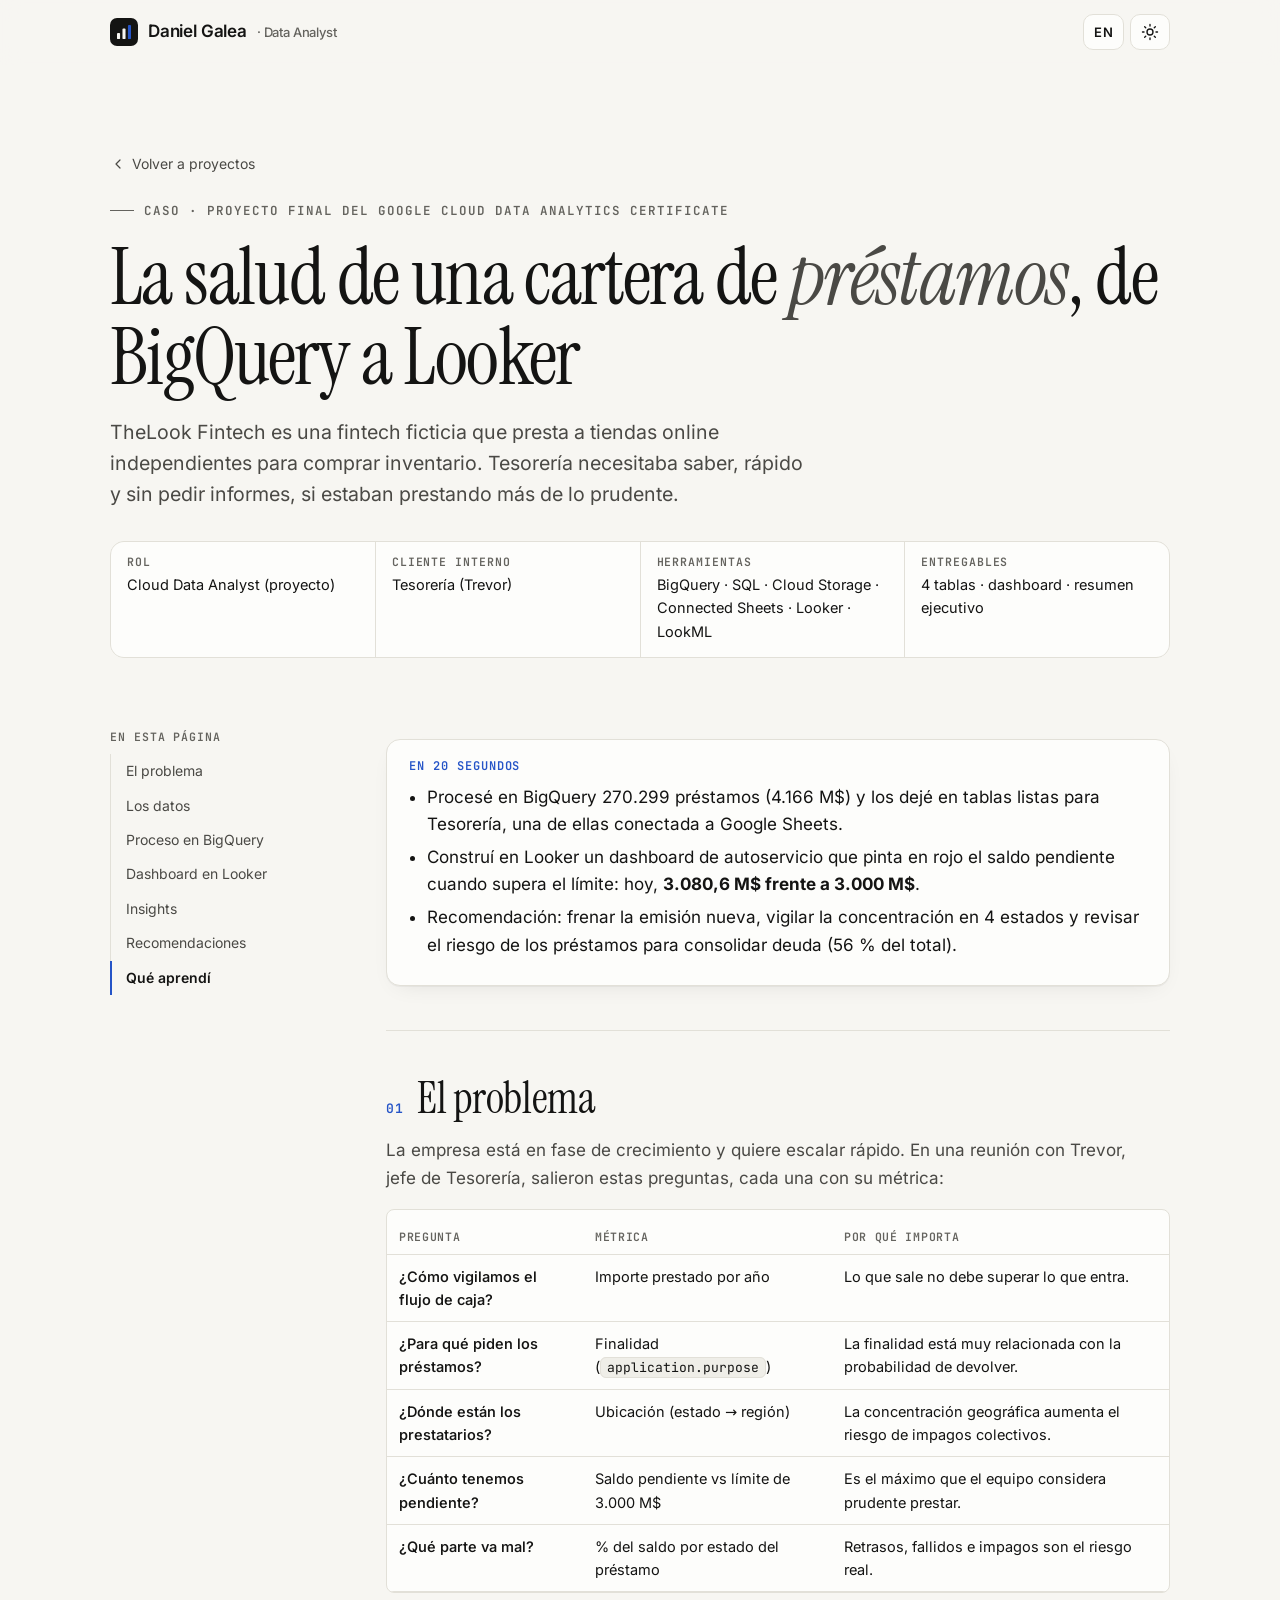
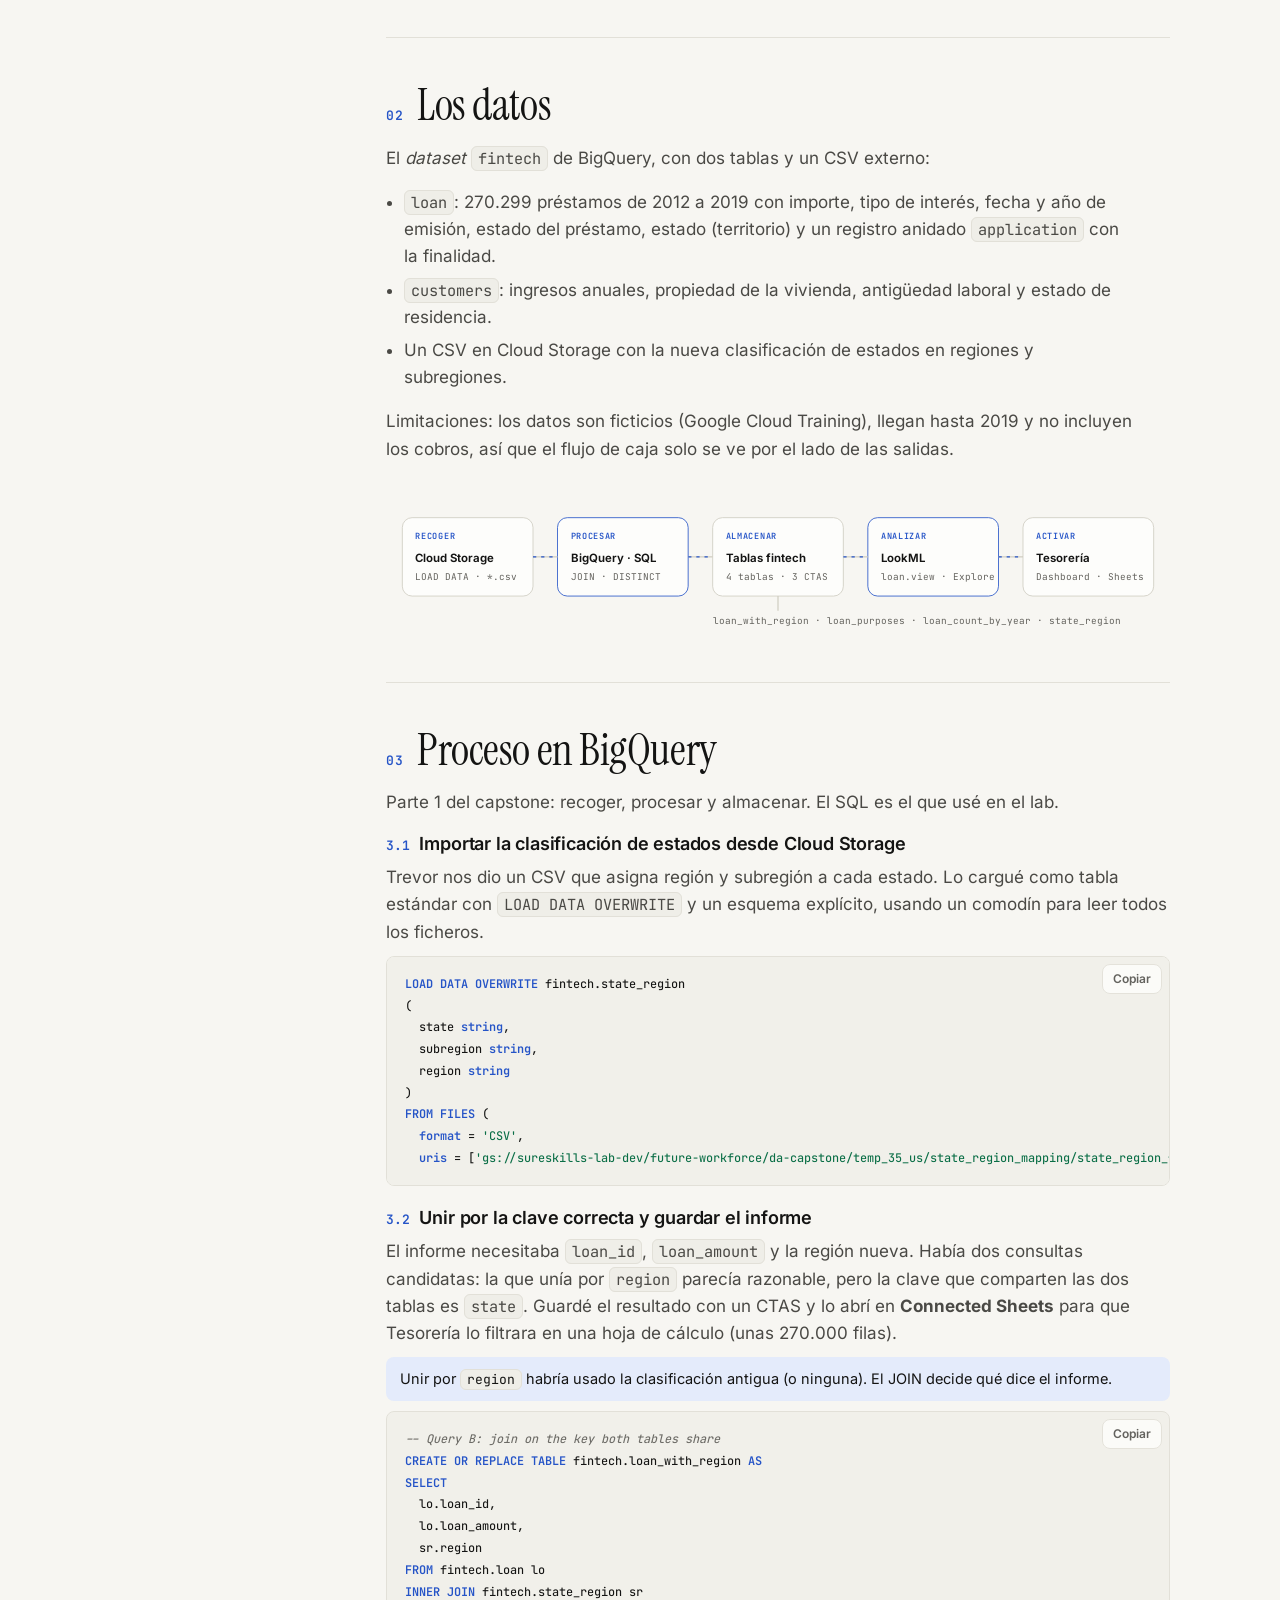
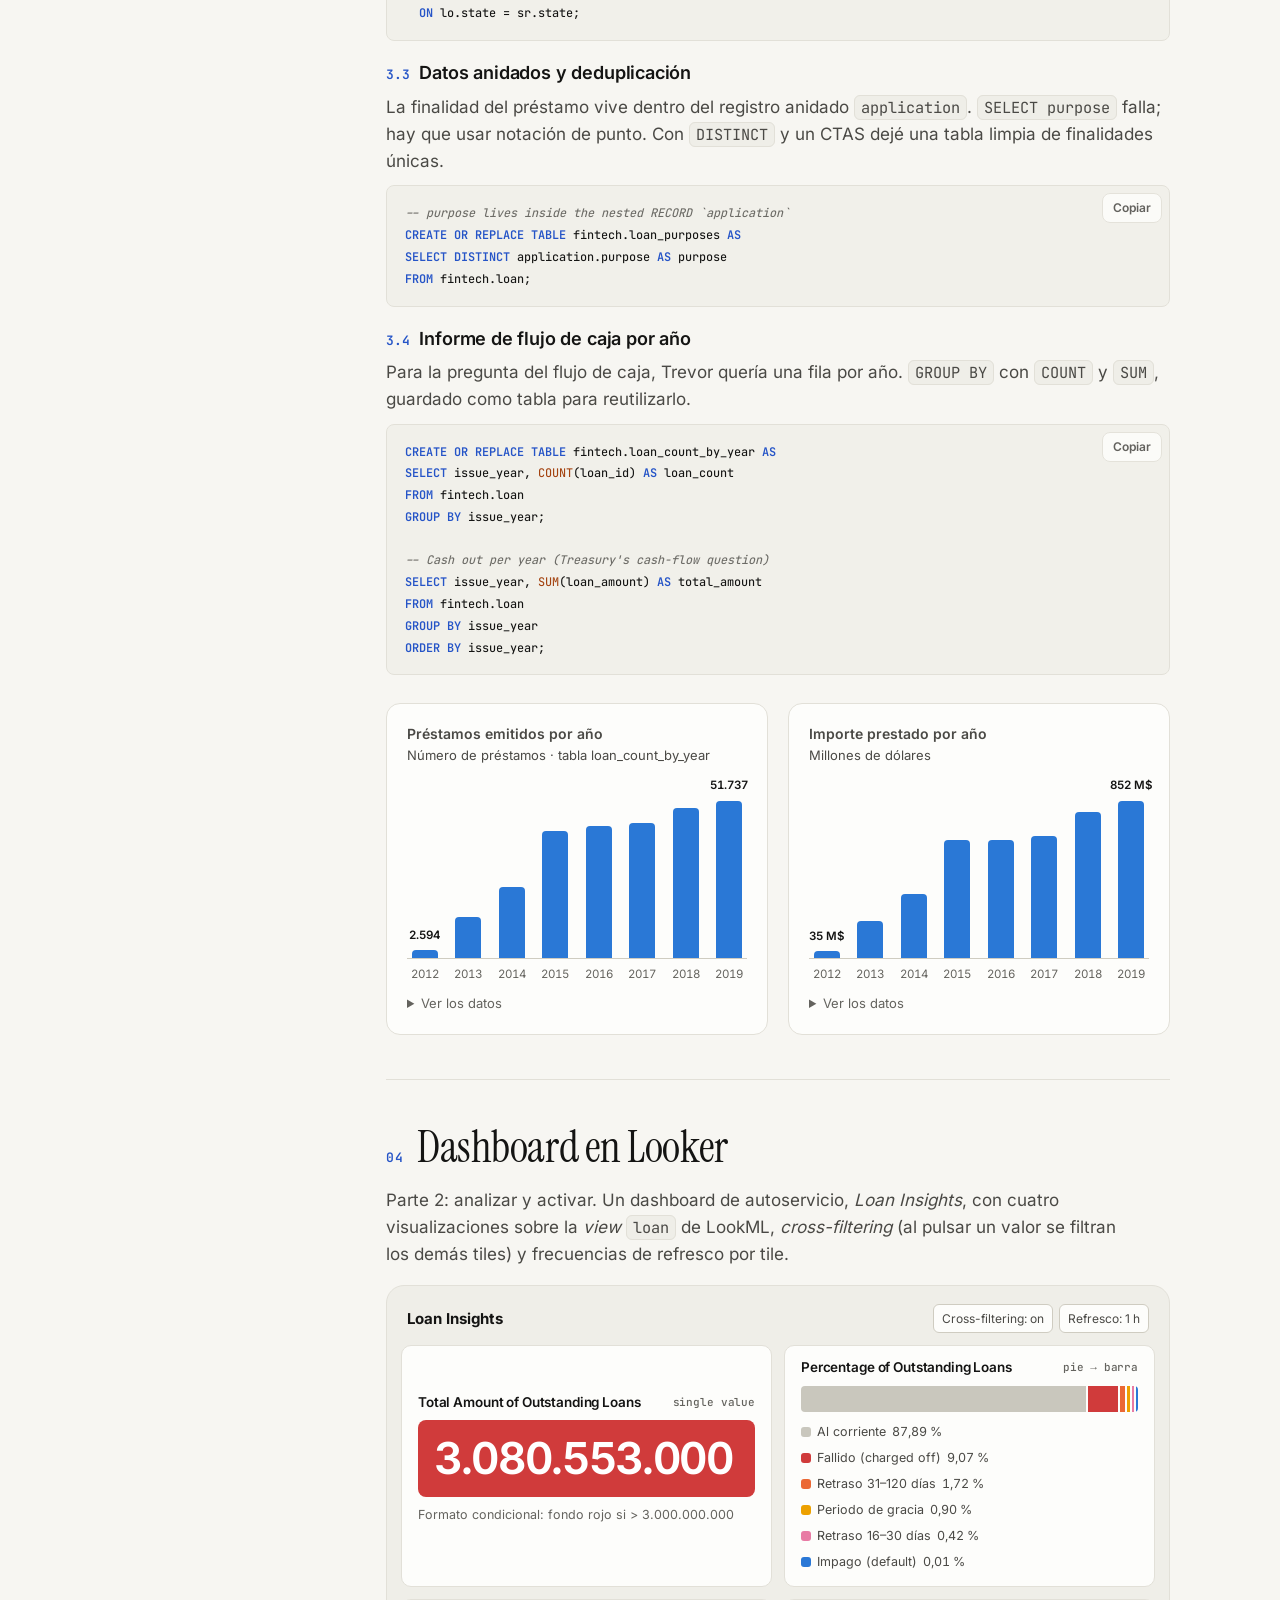
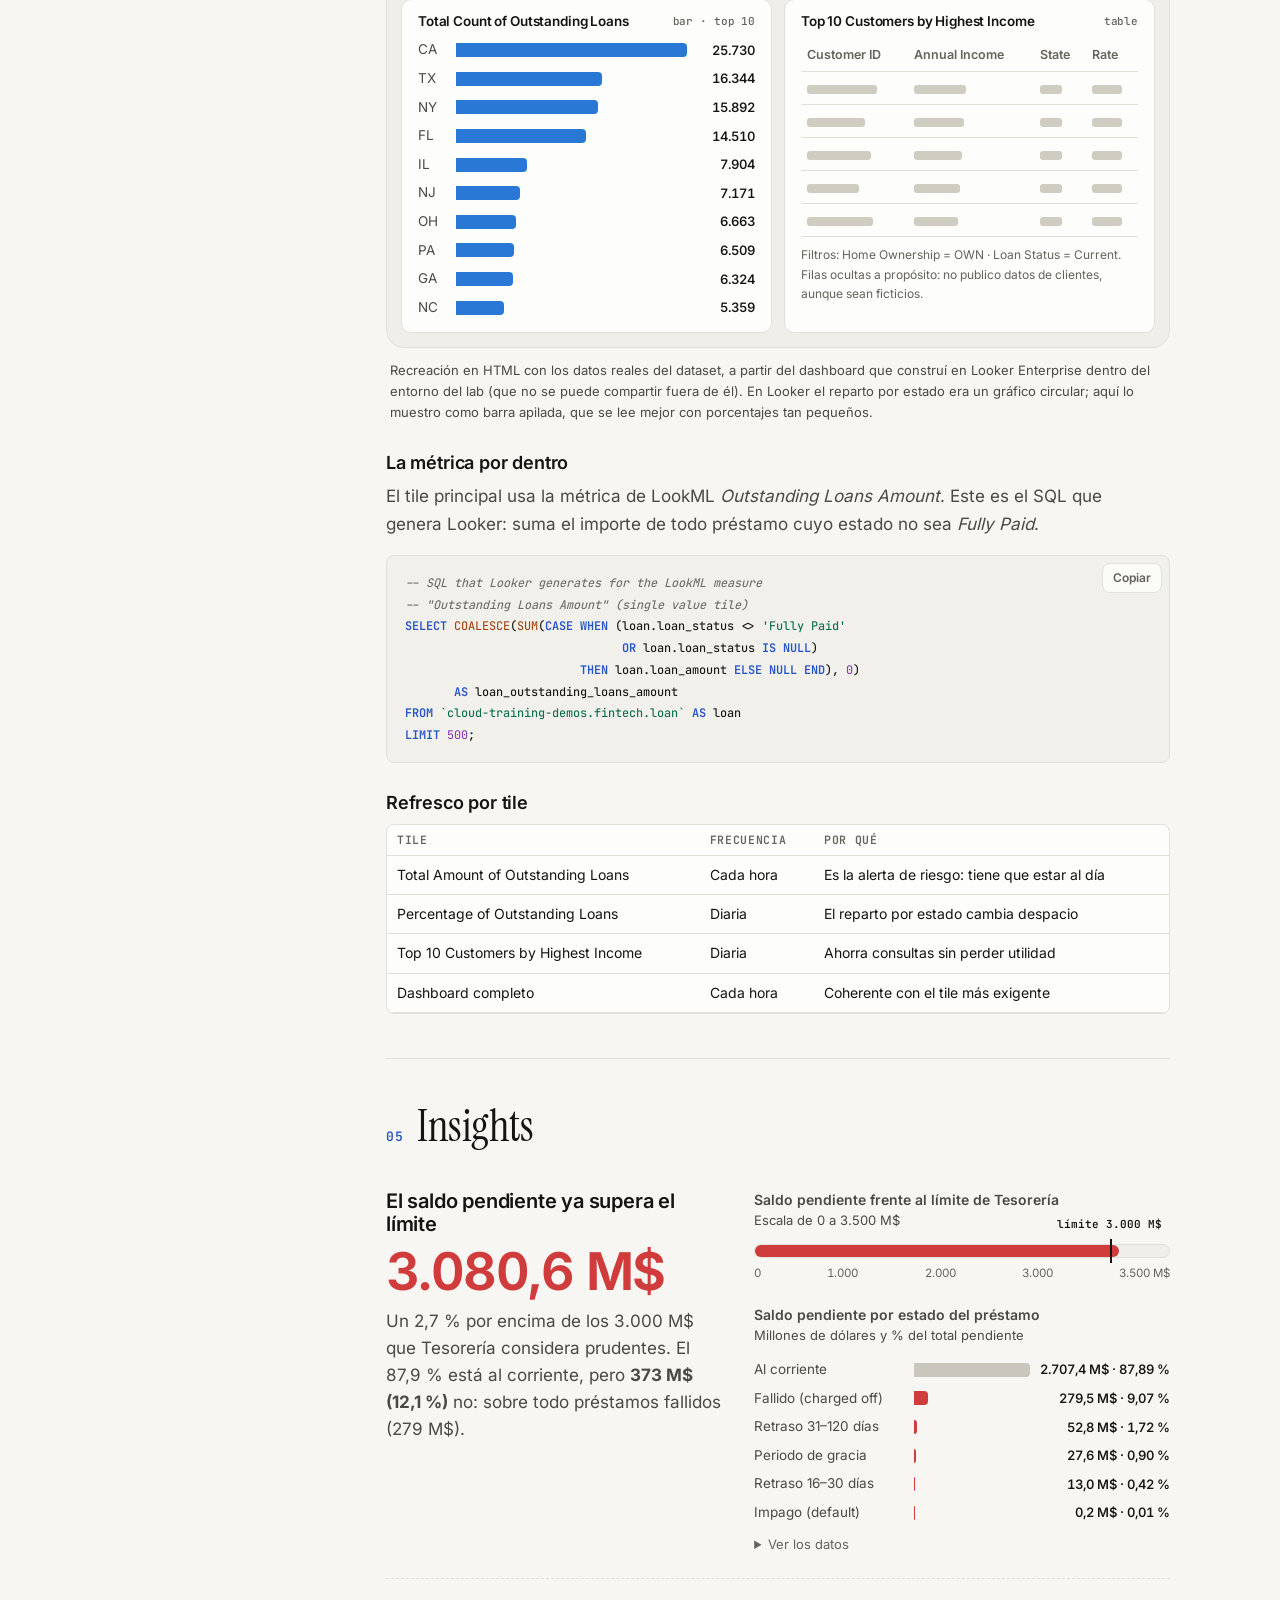
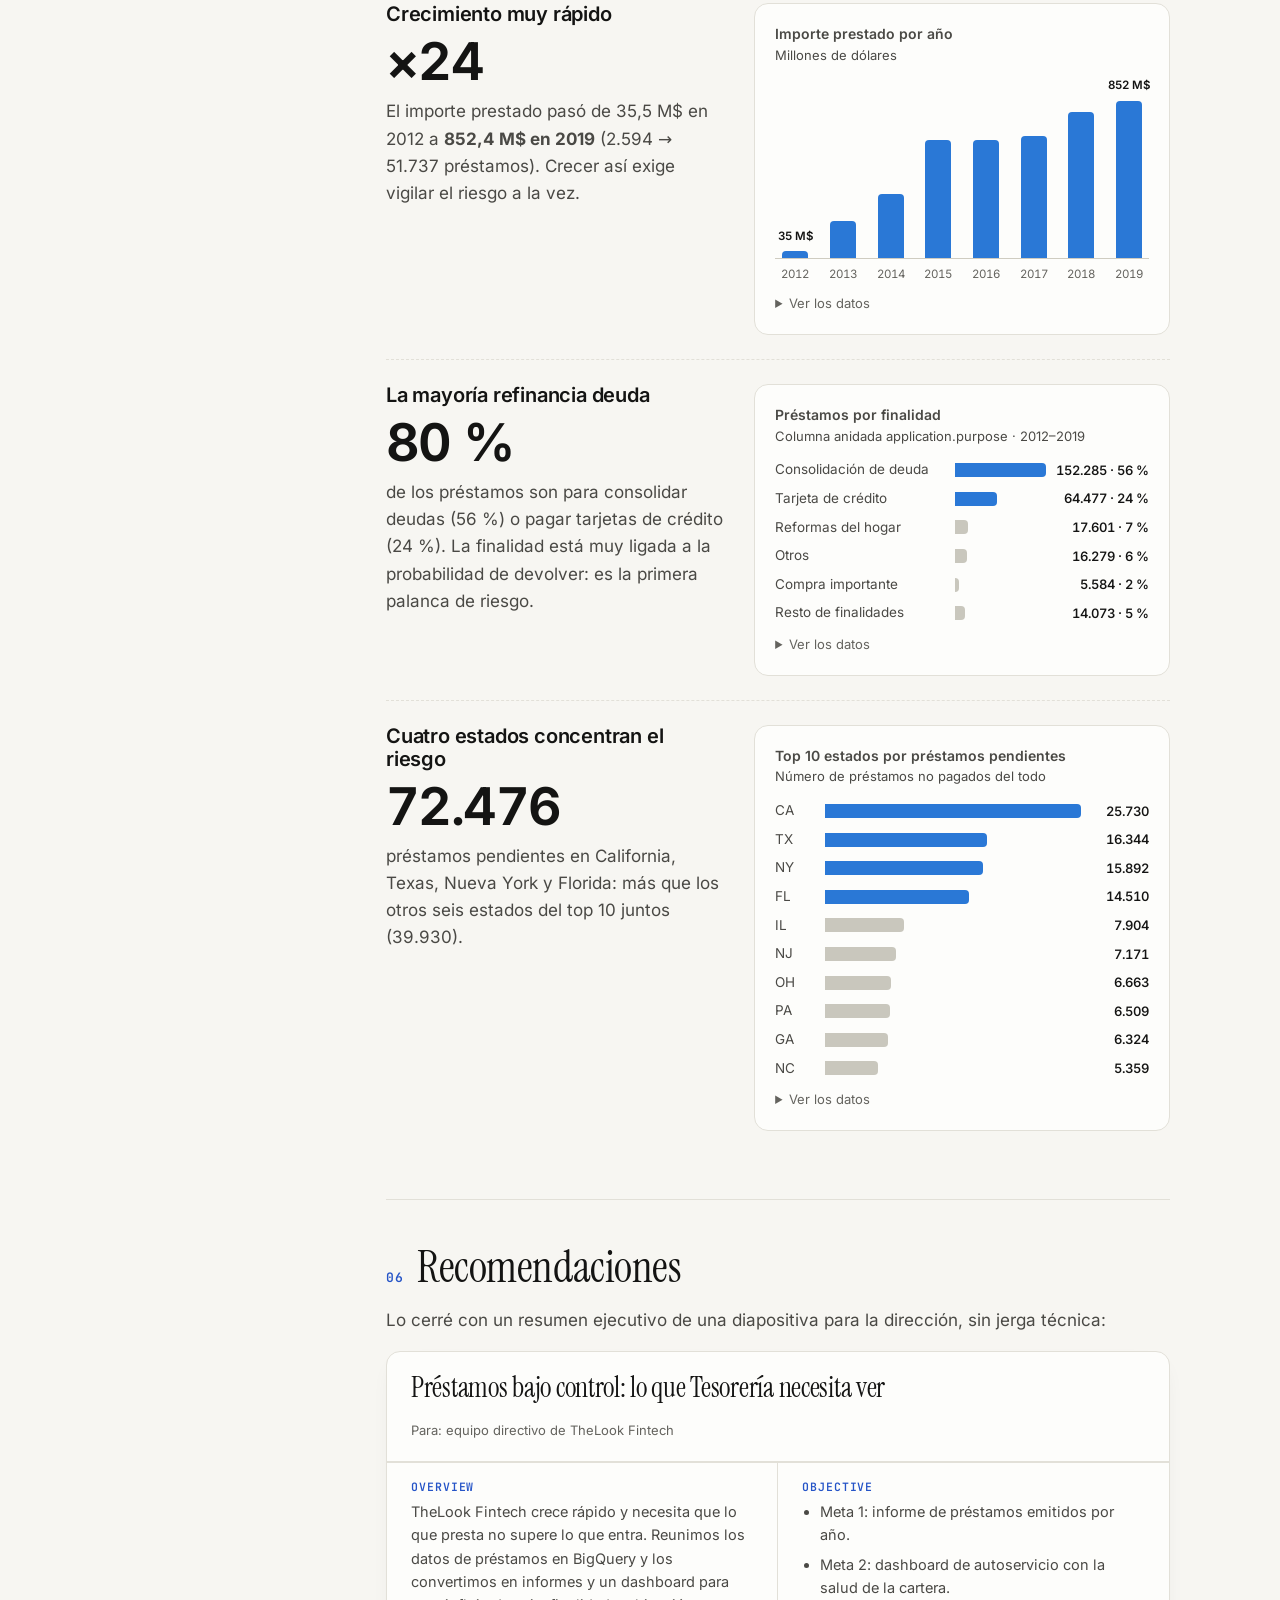
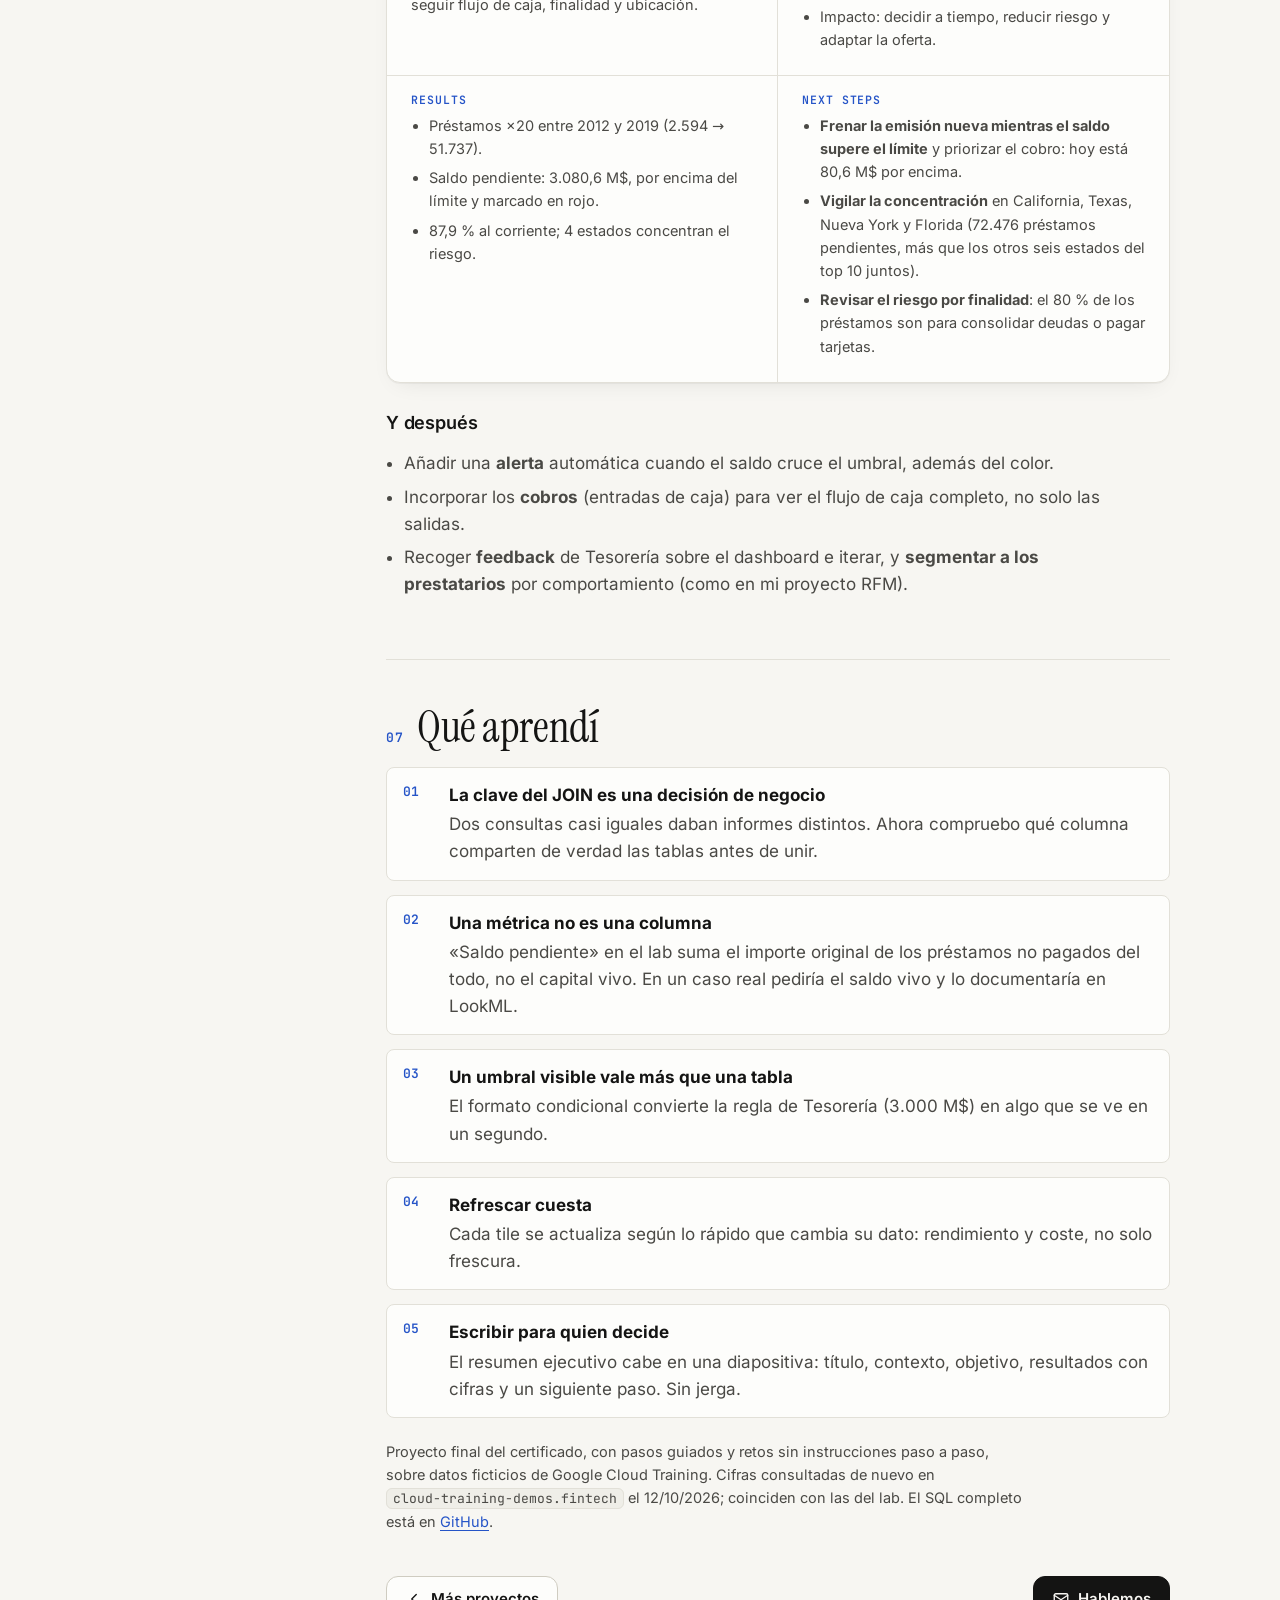
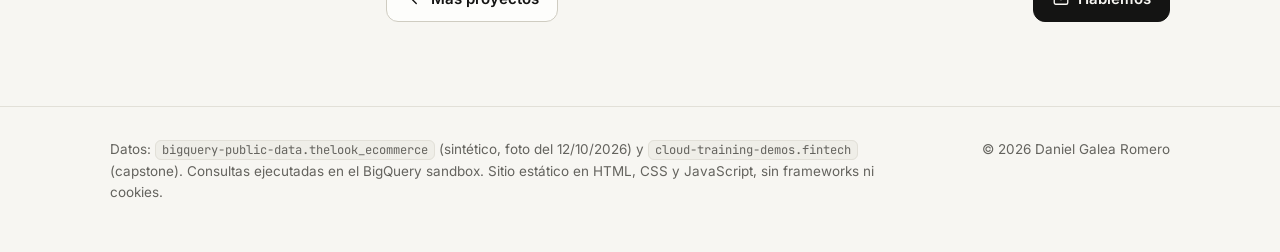
<file: caso/thelook-fintech/index.html>
<!doctype html>
<html lang="es">
<head>
<meta charset="utf-8">
<meta name="viewport" content="width=device-width, initial-scale=1">
<title>TheLook Fintech · Caso: salud de la cartera de préstamos · Daniel Galea Romero</title>
<meta name="description" content="Caso completo del capstone del Google Cloud Data Analytics Certificate: BigQuery, SQL, Looker Enterprise y LookML sobre 270.299 préstamos, con insights y recomendaciones.">
<link rel="canonical" href="https://danielgalea7.github.io/caso/thelook-fintech/">
<link rel="alternate" hreflang="es" href="https://danielgalea7.github.io/caso/thelook-fintech/">
<link rel="alternate" hreflang="en" href="https://danielgalea7.github.io/en/case-study/thelook-fintech/">
<link rel="alternate" hreflang="x-default" href="https://danielgalea7.github.io/">
<meta name="theme-color" content="#f7f6f2" media="(prefers-color-scheme: light)">
<meta name="theme-color" content="#121211" media="(prefers-color-scheme: dark)">
<meta name="color-scheme" content="light dark">
<meta property="og:type" content="website">
<meta property="og:site_name" content="Daniel Galea Romero">
<meta property="og:title" content="TheLook Fintech · Caso: salud de la cartera de préstamos · Daniel Galea Romero">
<meta property="og:description" content="Caso completo del capstone del Google Cloud Data Analytics Certificate: BigQuery, SQL, Looker Enterprise y LookML sobre 270.299 préstamos, con insights y recomendaciones.">
<meta property="og:url" content="https://danielgalea7.github.io/caso/thelook-fintech/">
<meta property="og:image" content="https://danielgalea7.github.io/assets/img/og-case-es.png">
<meta property="og:image:width" content="1200">
<meta property="og:image:height" content="630">
<meta property="og:image:alt" content="TheLook Fintech · Caso: salud de la cartera de préstamos · Daniel Galea Romero">
<meta property="og:locale" content="es_ES">
<meta name="twitter:card" content="summary_large_image">
<meta name="twitter:title" content="TheLook Fintech · Caso: salud de la cartera de préstamos · Daniel Galea Romero">
<meta name="twitter:description" content="Caso completo del capstone del Google Cloud Data Analytics Certificate: BigQuery, SQL, Looker Enterprise y LookML sobre 270.299 préstamos, con insights y recomendaciones.">
<meta name="twitter:image" content="https://danielgalea7.github.io/assets/img/og-case-es.png">
<link rel="icon" href="/favicon.svg" type="image/svg+xml">
<link rel="icon" href="/favicon.ico" sizes="32x32">
<link rel="apple-touch-icon" href="/apple-touch-icon.png">
<link rel="preload" href="/assets/fonts/inter-latin-wght-normal.woff2" as="font" type="font/woff2" crossorigin>
<link rel="preload" href="/assets/fonts/instrument-serif-latin-400-normal.woff2" as="font" type="font/woff2" crossorigin>
<link rel="stylesheet" href="/assets/css/site.css?v=1">
<script>try{var t=localStorage.getItem("theme");if(t)document.documentElement.setAttribute("data-theme",t)}catch(e){}document.documentElement.classList.add("js");</script>
<script type="application/ld+json">{"@context": "https://schema.org", "@type": "Person", "name": "Daniel Galea Romero", "jobTitle": "Junior Data Analyst", "url": "https://danielgalea7.github.io/", "email": "mailto:darnite26@gmail.com", "address": {"@type": "PostalAddress", "addressLocality": "Granada", "addressCountry": "ES"}, "alumniOf": {"@type": "CollegeOrUniversity", "name": "Universidad de Granada"}, "knowsAbout": ["SQL", "BigQuery", "Looker", "LookML", "Data analysis", "Google Cloud"], "sameAs": ["https://www.linkedin.com/in/daniel-galea-romero-060941371/", "https://github.com/Danielgalea7", "https://www.credly.com/badges/53fe75b2-e19a-4265-aa9f-7e4d497fc33a/public_url"]}</script>
</head>
<body>
<a class="skip" href="#main">Saltar al contenido</a>
<header class="site-header">
  <div class="wrap">
    <a class="brand" href="/"><svg class="brand-mark" viewBox="0 0 32 32" aria-hidden="true"><rect width="32" height="32" rx="8" fill="currentColor"/><rect x="8" y="17" width="3.5" height="7" rx="1" fill="var(--bg)"/><rect x="14.25" y="12" width="3.5" height="12" rx="1" fill="var(--bg)"/><rect x="20.5" y="8" width="3.5" height="16" rx="1" fill="var(--accent)"/></svg><span>Daniel Galea</span><small>· Data Analyst</small><span class="sr-only"> · inicio</span></a>
    
    <div class="tools">
      <a class="lang" href="/en/case-study/thelook-fintech/" hreflang="en" lang="en" title="Read in English"><span aria-hidden="true">EN</span><span class="sr-only">EN · Read in English</span></a>
      <button class="icon-btn theme-toggle" type="button" aria-label="Cambiar entre tema claro y oscuro"><span class="sun"><svg viewBox="0 0 24 24" fill="none" stroke="currentColor" stroke-width="1.8" stroke-linecap="round" stroke-linejoin="round" aria-hidden="true" focusable="false"><circle cx="12" cy="12" r="4"/><path d="M12 2v2M12 20v2M4.9 4.9l1.4 1.4M17.7 17.7l1.4 1.4M2 12h2M20 12h2M4.9 19.1l1.4-1.4M17.7 6.3l1.4-1.4"/></svg></span><span class="moon"><svg viewBox="0 0 24 24" fill="none" stroke="currentColor" stroke-width="1.8" stroke-linecap="round" stroke-linejoin="round" aria-hidden="true" focusable="false"><path d="M20.5 14.5A8.5 8.5 0 0 1 9.5 3.5a8.5 8.5 0 1 0 11 11z"/></svg></span></button>
    </div>
  </div>
</header>

<main id="main">
  <section class="case-hero">
    <div class="wrap">
      <p class="crumbs"><a href="/#proyectos"><svg viewBox="0 0 24 24" fill="none" stroke="currentColor" stroke-width="1.8" stroke-linecap="round" stroke-linejoin="round" aria-hidden="true" focusable="false"><path d="M15 6l-6 6 6 6"/></svg>Volver a proyectos</a></p>
      <p class="eyebrow">Caso · Proyecto final del Google Cloud Data Analytics Certificate</p>
      <h1>La salud de una cartera de <em>préstamos</em>, de BigQuery a Looker</h1>
      <p class="lead">TheLook Fintech es una fintech ficticia que presta a tiendas online independientes para comprar inventario. Tesorería necesitaba saber, rápido y sin pedir informes, si estaban prestando más de lo prudente.</p>
      <dl class="meta">
        <div><dt>Rol</dt><dd>Cloud Data Analyst (proyecto)</dd></div>
        <div><dt>Cliente interno</dt><dd>Tesorería (Trevor)</dd></div>
        <div><dt>Herramientas</dt><dd>BigQuery · SQL · Cloud Storage · Connected Sheets · Looker · LookML</dd></div>
        <div><dt>Entregables</dt><dd>4 tablas · dashboard · resumen ejecutivo</dd></div>
      </dl>
    </div>
  </section>
  <div class="wrap case-layout">
    <aside class="toc" aria-label="En esta página"><p>En esta página</p><ol><li><a href="#problema">El problema</a></li><li><a href="#datos">Los datos</a></li><li><a href="#proceso">Proceso en BigQuery</a></li><li><a href="#dashboard">Dashboard en Looker</a></li><li><a href="#insights">Insights</a></li><li><a href="#recomendaciones">Recomendaciones</a></li><li><a href="#aprendizajes">Qué aprendí</a></li></ol></aside>
    <article class="article">
      <section aria-label="TL;DR">
        <div class="tldr"><h2>En 20 segundos</h2><ul>
          <li>Procesé en BigQuery 270.299 préstamos (4.166 M$) y los dejé en tablas listas para Tesorería, una de ellas conectada a Google Sheets.</li>
          <li>Construí en Looker un dashboard de autoservicio que pinta en rojo el saldo pendiente cuando supera el límite: hoy, <strong>3.080,6 M$ frente a 3.000 M$</strong>.</li>
          <li>Recomendación: frenar la emisión nueva, vigilar la concentración en 4 estados y revisar el riesgo de los préstamos para consolidar deuda (56 % del total).</li>
        </ul></div>
      </section>

      <section id="problema" aria-labelledby="h-problema">
        <h2 id="h-problema"><span class="step">01</span>El problema</h2>
        <div class="prose"><p>La empresa está en fase de crecimiento y quiere escalar rápido. En una reunión con Trevor, jefe de Tesorería, salieron estas preguntas, cada una con su métrica:</p></div>
        <div class="tablewrap"><table class="qtable"><thead><tr><th>Pregunta</th><th>Métrica</th><th>Por qué importa</th></tr></thead><tbody><tr><td>¿Cómo vigilamos el flujo de caja?</td><td>Importe prestado por año</td><td>Lo que sale no debe superar lo que entra.</td></tr><tr><td>¿Para qué piden los préstamos?</td><td>Finalidad (<code>application.purpose</code>)</td><td>La finalidad está muy relacionada con la probabilidad de devolver.</td></tr><tr><td>¿Dónde están los prestatarios?</td><td>Ubicación (estado → región)</td><td>La concentración geográfica aumenta el riesgo de impagos colectivos.</td></tr><tr><td>¿Cuánto tenemos pendiente?</td><td>Saldo pendiente vs límite de 3.000 M$</td><td>Es el máximo que el equipo considera prudente prestar.</td></tr><tr><td>¿Qué parte va mal?</td><td>% del saldo por estado del préstamo</td><td>Retrasos, fallidos e impagos son el riesgo real.</td></tr></tbody></table></div>
      </section>

      <section id="datos" aria-labelledby="h-datos">
        <h2 id="h-datos"><span class="step">02</span>Los datos</h2>
        <div class="prose">
          <p>El <em>dataset</em> <code>fintech</code> de BigQuery, con dos tablas y un CSV externo:</p>
          <ul class="clean">
            <li><code>loan</code>: 270.299 préstamos de 2012 a 2019 con importe, tipo de interés, fecha y año de emisión, estado del préstamo, estado (territorio) y un registro anidado <code>application</code> con la finalidad.</li>
            <li><code>customers</code>: ingresos anuales, propiedad de la vivienda, antigüedad laboral y estado de residencia.</li>
            <li>Un CSV en Cloud Storage con la nueva clasificación de estados en regiones y subregiones.</li>
          </ul>
          <p>Limitaciones: los datos son ficticios (Google Cloud Training), llegan hasta 2019 y no incluyen los cobros, así que el flujo de caja solo se ve por el lado de las salidas.</p>
        </div>
        <div class="arch"><svg class="h" viewBox="0 0 960 180" role="img" aria-labelledby="arch-t-es"><title id="arch-t-es">Arquitectura del capstone: CSV en Cloud Storage, procesado con SQL en BigQuery, cuatro tablas de resultado, modelo LookML y dashboard para Tesorería.</title><rect class="box" x="20" y="40" width="160" height="96" rx="12"/><text class="t3" x="36" y="66">RECOGER</text><text class="t1" x="36" y="94">Cloud Storage</text><text class="t2" x="36" y="116">LOAD DATA · *.csv</text><rect class="box acc" x="210" y="40" width="160" height="96" rx="12"/><text class="t3" x="226" y="66">PROCESAR</text><text class="t1" x="226" y="94">BigQuery · SQL</text><text class="t2" x="226" y="116">JOIN · DISTINCT</text><rect class="box" x="400" y="40" width="160" height="96" rx="12"/><text class="t3" x="416" y="66">ALMACENAR</text><text class="t1" x="416" y="94">Tablas fintech</text><text class="t2" x="416" y="116">4 tablas · 3 CTAS</text><rect class="box acc" x="590" y="40" width="160" height="96" rx="12"/><text class="t3" x="606" y="66">ANALIZAR</text><text class="t1" x="606" y="94">LookML</text><text class="t2" x="606" y="116">loan.view · Explore</text><rect class="box" x="780" y="40" width="160" height="96" rx="12"/><text class="t3" x="796" y="66">ACTIVAR</text><text class="t1" x="796" y="94">Tesorería</text><text class="t2" x="796" y="116">Dashboard · Sheets</text><path class="wire" d="M180 88h30"/><path class="flow" d="M180 88h30"/><path class="wire" d="M370 88h30"/><path class="flow" d="M370 88h30"/><path class="wire" d="M560 88h30"/><path class="flow" d="M560 88h30"/><path class="wire" d="M750 88h30"/><path class="flow" d="M750 88h30"/><text class="t2" x="400" y="170">loan_with_region · loan_purposes · loan_count_by_year · state_region</text><path class="wire" d="M480 136v18"/></svg><svg class="v" viewBox="0 0 360 620" role="img" aria-labelledby="archv-t-es"><title id="archv-t-es">Arquitectura del capstone en cinco pasos</title><rect class="box" x="20" y="10" width="320" height="92" rx="12"/><text class="t3" x="40" y="38">RECOGER</text><text class="t1" x="40" y="66">Cloud Storage</text><text class="t2" x="40" y="86">LOAD DATA · *.csv</text><path class="wire" d="M180 102v32"/><path class="flow" d="M180 102v32"/><rect class="box acc" x="20" y="134" width="320" height="92" rx="12"/><text class="t3" x="40" y="162">PROCESAR</text><text class="t1" x="40" y="190">BigQuery · SQL</text><text class="t2" x="40" y="210">JOIN · DISTINCT</text><path class="wire" d="M180 226v32"/><path class="flow" d="M180 226v32"/><rect class="box" x="20" y="258" width="320" height="92" rx="12"/><text class="t3" x="40" y="286">ALMACENAR</text><text class="t1" x="40" y="314">Tablas fintech</text><text class="t2" x="40" y="334">4 tablas · 3 CTAS</text><path class="wire" d="M180 350v32"/><path class="flow" d="M180 350v32"/><rect class="box acc" x="20" y="382" width="320" height="92" rx="12"/><text class="t3" x="40" y="410">ANALIZAR</text><text class="t1" x="40" y="438">LookML</text><text class="t2" x="40" y="458">loan.view · Explore</text><path class="wire" d="M180 474v32"/><path class="flow" d="M180 474v32"/><rect class="box" x="20" y="506" width="320" height="92" rx="12"/><text class="t3" x="40" y="534">ACTIVAR</text><text class="t1" x="40" y="562">Tesorería</text><text class="t2" x="40" y="582">Dashboard · Sheets</text></svg></div>
      </section>

      <section id="proceso" aria-labelledby="h-proceso">
        <h2 id="h-proceso"><span class="step">03</span>Proceso en BigQuery</h2>
        <p class="prose">Parte 1 del capstone: recoger, procesar y almacenar. El SQL es el que usé en el lab.</p>
        <div class="steps"><div class="stepcard"><h3>Importar la clasificación de estados desde Cloud Storage</h3><p>Trevor nos dio un CSV que asigna región y subregión a cada estado. Lo cargué como tabla estándar con <code>LOAD DATA OVERWRITE</code> y un esquema explícito, usando un comodín para leer todos los ficheros.</p><div class="codewrap"><pre data-copy tabindex="0"><code class="language-sql"><span class="k">LOAD</span> <span class="k">DATA</span> <span class="k">OVERWRITE</span> fintech.state_region
(
  state <span class="k">string</span>,
  subregion <span class="k">string</span>,
  region <span class="k">string</span>
)
<span class="k">FROM</span> <span class="k">FILES</span> (
  <span class="k">format</span> = <span class="s">&#x27;CSV&#x27;</span>,
  <span class="k">uris</span> = [<span class="s">&#x27;gs://sureskills-lab-dev/future-workforce/da-capstone/temp_35_us/state_region_mapping/state_region_*.csv&#x27;</span>]);</code></pre></div></div><div class="stepcard"><h3>Unir por la clave correcta y guardar el informe</h3><p>El informe necesitaba <code>loan_id</code>, <code>loan_amount</code> y la región nueva. Había dos consultas candidatas: la que unía por <code>region</code> parecía razonable, pero la clave que comparten las dos tablas es <code>state</code>. Guardé el resultado con un CTAS y lo abrí en <strong>Connected Sheets</strong> para que Tesorería lo filtrara en una hoja de cálculo (unas 270.000 filas).</p><p class="why">Unir por <code>region</code> habría usado la clasificación antigua (o ninguna). El JOIN decide qué dice el informe.</p><div class="codewrap"><pre data-copy tabindex="0"><code class="language-sql"><span class="c">-- Query B: join on the key both tables share</span>
<span class="k">CREATE</span> <span class="k">OR</span> <span class="k">REPLACE</span> <span class="k">TABLE</span> fintech.loan_with_region <span class="k">AS</span>
<span class="k">SELECT</span>
  lo.loan_id,
  lo.loan_amount,
  sr.region
<span class="k">FROM</span> fintech.loan lo
<span class="k">INNER</span> <span class="k">JOIN</span> fintech.state_region sr
  <span class="k">ON</span> lo.state = sr.state;</code></pre></div></div><div class="stepcard"><h3>Datos anidados y deduplicación</h3><p>La finalidad del préstamo vive dentro del registro anidado <code>application</code>. <code>SELECT purpose</code> falla; hay que usar notación de punto. Con <code>DISTINCT</code> y un CTAS dejé una tabla limpia de finalidades únicas.</p><div class="codewrap"><pre data-copy tabindex="0"><code class="language-sql"><span class="c">-- purpose lives inside the nested RECORD `application`</span>
<span class="k">CREATE</span> <span class="k">OR</span> <span class="k">REPLACE</span> <span class="k">TABLE</span> fintech.loan_purposes <span class="k">AS</span>
<span class="k">SELECT</span> <span class="k">DISTINCT</span> application.purpose <span class="k">AS</span> purpose
<span class="k">FROM</span> fintech.loan;</code></pre></div></div><div class="stepcard"><h3>Informe de flujo de caja por año</h3><p>Para la pregunta del flujo de caja, Trevor quería una fila por año. <code>GROUP BY</code> con <code>COUNT</code> y <code>SUM</code>, guardado como tabla para reutilizarlo.</p><div class="codewrap"><pre data-copy tabindex="0"><code class="language-sql"><span class="k">CREATE</span> <span class="k">OR</span> <span class="k">REPLACE</span> <span class="k">TABLE</span> fintech.loan_count_by_year <span class="k">AS</span>
<span class="k">SELECT</span> issue_year, <span class="f">COUNT</span>(loan_id) <span class="k">AS</span> loan_count
<span class="k">FROM</span> fintech.loan
<span class="k">GROUP</span> <span class="k">BY</span> issue_year;

<span class="c">-- Cash out per year (Treasury&#x27;s cash-flow question)</span>
<span class="k">SELECT</span> issue_year, <span class="f">SUM</span>(loan_amount) <span class="k">AS</span> total_amount
<span class="k">FROM</span> fintech.loan
<span class="k">GROUP</span> <span class="k">BY</span> issue_year
<span class="k">ORDER</span> <span class="k">BY</span> issue_year;</code></pre></div></div></div>
        <div class="grid2" style="margin-top:28px"><div class="card"><div class="chart reveal"><p class="ctitle">Préstamos emitidos por año</p><p class="csub">Número de préstamos · tabla loan_count_by_year</p><div class="cols" style="height:180px" aria-hidden="true"><div class="col" style="--h:5.01%" data-tip="&lt;b&gt;2012&lt;/b&gt;&lt;br&gt;2.594 préstamos"><span class="cv">2.594</span><span class="cb"></span></div><div class="col" style="--h:26.02%" data-tip="&lt;b&gt;2013&lt;/b&gt;&lt;br&gt;13.460 préstamos"><span class="cb"></span></div><div class="col" style="--h:45.33%" data-tip="&lt;b&gt;2014&lt;/b&gt;&lt;br&gt;23.453 préstamos"><span class="cb"></span></div><div class="col" style="--h:81.02%" data-tip="&lt;b&gt;2015&lt;/b&gt;&lt;br&gt;41.919 préstamos"><span class="cb"></span></div><div class="col" style="--h:83.82%" data-tip="&lt;b&gt;2016&lt;/b&gt;&lt;br&gt;43.368 préstamos"><span class="cb"></span></div><div class="col" style="--h:85.89%" data-tip="&lt;b&gt;2017&lt;/b&gt;&lt;br&gt;44.435 préstamos"><span class="cb"></span></div><div class="col" style="--h:95.35%" data-tip="&lt;b&gt;2018&lt;/b&gt;&lt;br&gt;49.333 préstamos"><span class="cb"></span></div><div class="col" style="--h:100.00%" data-tip="&lt;b&gt;2019&lt;/b&gt;&lt;br&gt;51.737 préstamos"><span class="cv">51.737</span><span class="cb"></span></div></div><div class="cols-x" aria-hidden="true"><span>2012</span><span>2013</span><span>2014</span><span>2015</span><span>2016</span><span>2017</span><span>2018</span><span>2019</span></div><details class="table"><summary>Ver los datos</summary><table><thead><tr><th>Año</th><th class="r">Préstamos</th></tr></thead><tbody><tr><td>2012</td><td class="r">2.594</td></tr><tr><td>2013</td><td class="r">13.460</td></tr><tr><td>2014</td><td class="r">23.453</td></tr><tr><td>2015</td><td class="r">41.919</td></tr><tr><td>2016</td><td class="r">43.368</td></tr><tr><td>2017</td><td class="r">44.435</td></tr><tr><td>2018</td><td class="r">49.333</td></tr><tr><td>2019</td><td class="r">51.737</td></tr></tbody></table></details></div></div><div class="card"><div class="chart reveal"><p class="ctitle">Importe prestado por año</p><p class="csub">Millones de dólares</p><div class="cols" style="height:180px" aria-hidden="true"><div class="col" style="--h:4.16%" data-tip="&lt;b&gt;2012&lt;/b&gt;&lt;br&gt;35,5 M$ · 2.594 préstamos"><span class="cv">35 M$</span><span class="cb"></span></div><div class="col" style="--h:23.39%" data-tip="&lt;b&gt;2013&lt;/b&gt;&lt;br&gt;199,4 M$ · 13.460 préstamos"><span class="cb"></span></div><div class="col" style="--h:40.86%" data-tip="&lt;b&gt;2014&lt;/b&gt;&lt;br&gt;348,3 M$ · 23.453 préstamos"><span class="cb"></span></div><div class="col" style="--h:75.02%" data-tip="&lt;b&gt;2015&lt;/b&gt;&lt;br&gt;639,4 M$ · 41.919 préstamos"><span class="cb"></span></div><div class="col" style="--h:74.93%" data-tip="&lt;b&gt;2016&lt;/b&gt;&lt;br&gt;638,6 M$ · 43.368 préstamos"><span class="cb"></span></div><div class="col" style="--h:77.51%" data-tip="&lt;b&gt;2017&lt;/b&gt;&lt;br&gt;660,7 M$ · 44.435 préstamos"><span class="cb"></span></div><div class="col" style="--h:92.90%" data-tip="&lt;b&gt;2018&lt;/b&gt;&lt;br&gt;791,9 M$ · 49.333 préstamos"><span class="cb"></span></div><div class="col" style="--h:100.00%" data-tip="&lt;b&gt;2019&lt;/b&gt;&lt;br&gt;852,4 M$ · 51.737 préstamos"><span class="cv">852 M$</span><span class="cb"></span></div></div><div class="cols-x" aria-hidden="true"><span>2012</span><span>2013</span><span>2014</span><span>2015</span><span>2016</span><span>2017</span><span>2018</span><span>2019</span></div><details class="table"><summary>Ver los datos</summary><table><thead><tr><th>Año</th><th class="r">Importe</th></tr></thead><tbody><tr><td>2012</td><td class="r">35 M$</td></tr><tr><td>2013</td><td class="r">199 M$</td></tr><tr><td>2014</td><td class="r">348 M$</td></tr><tr><td>2015</td><td class="r">639 M$</td></tr><tr><td>2016</td><td class="r">639 M$</td></tr><tr><td>2017</td><td class="r">661 M$</td></tr><tr><td>2018</td><td class="r">792 M$</td></tr><tr><td>2019</td><td class="r">852 M$</td></tr></tbody></table></details></div></div></div>
      </section>

      <section id="dashboard" aria-labelledby="h-dash">
        <h2 id="h-dash"><span class="step">04</span>Dashboard en Looker</h2>
        <p class="prose">Parte 2: analizar y activar. Un dashboard de autoservicio, <em>Loan Insights</em>, con cuatro visualizaciones sobre la <em>view</em> <code>loan</code> de LookML, <em>cross-filtering</em> (al pulsar un valor se filtran los demás tiles) y frecuencias de refresco por tile.</p>
        <div class="dash" role="group" aria-label="Recreación del dashboard Loan Insights">
      <div class="dash-top"><strong>Loan Insights</strong><span class="filters"><span>Cross-filtering: on</span><span>Refresco: 1 h</span></span></div>
      <div class="tiles">
        <div class="tile single"><h3>Total Amount of Outstanding Loans <small>single value</small></h3>
          <div class="val">3.080.553.000</div>
          <p class="rule">Formato condicional: fondo rojo si &gt; 3.000.000.000</p></div>
        <div class="tile"><h3>Percentage of Outstanding Loans <small>pie → barra</small></h3>
          <div class="stack" style="height:26px"><span class="sm" style="flex:87.888" data-tip="Al corriente: 87,89 %"></span><span class="sc" style="flex:9.072" data-tip="Fallido (charged off): 9,07 %"></span><span class="s2" style="flex:1.716" data-tip="Retraso 31–120 días: 1,72 %"></span><span class="s4" style="flex:0.895" data-tip="Periodo de gracia: 0,90 %"></span><span class="s5" style="flex:0.423" data-tip="Retraso 16–30 días: 0,42 %"></span><span class="s1" style="flex:0.006" data-tip="Impago (default): 0,01 %"></span></div><ul class="legend"><li><i class="sm"></i>Al corriente <span class="num">87,89 %</span></li><li><i class="sc"></i>Fallido (charged off) <span class="num">9,07 %</span></li><li><i class="s2"></i>Retraso 31–120 días <span class="num">1,72 %</span></li><li><i class="s4"></i>Periodo de gracia <span class="num">0,90 %</span></li><li><i class="s5"></i>Retraso 16–30 días <span class="num">0,42 %</span></li><li><i class="s1"></i>Impago (default) <span class="num">0,01 %</span></li></ul></div>
        <div class="tile"><h3>Total Count of Outstanding Loans <small>bar · top 10</small></h3><div class="chart reveal"><ol class="bars" style="--lw:28px"><li><span class="bl">CA</span><span class="bt" data-tip="CA: 25.730"><span class="bb" style="--v:100.00%"></span></span><span class="bv">25.730</span></li><li><span class="bl">TX</span><span class="bt" data-tip="TX: 16.344"><span class="bb" style="--v:63.52%"></span></span><span class="bv">16.344</span></li><li><span class="bl">NY</span><span class="bt" data-tip="NY: 15.892"><span class="bb" style="--v:61.76%"></span></span><span class="bv">15.892</span></li><li><span class="bl">FL</span><span class="bt" data-tip="FL: 14.510"><span class="bb" style="--v:56.39%"></span></span><span class="bv">14.510</span></li><li><span class="bl">IL</span><span class="bt" data-tip="IL: 7.904"><span class="bb" style="--v:30.72%"></span></span><span class="bv">7.904</span></li><li><span class="bl">NJ</span><span class="bt" data-tip="NJ: 7.171"><span class="bb" style="--v:27.87%"></span></span><span class="bv">7.171</span></li><li><span class="bl">OH</span><span class="bt" data-tip="OH: 6.663"><span class="bb" style="--v:25.90%"></span></span><span class="bv">6.663</span></li><li><span class="bl">PA</span><span class="bt" data-tip="PA: 6.509"><span class="bb" style="--v:25.30%"></span></span><span class="bv">6.509</span></li><li><span class="bl">GA</span><span class="bt" data-tip="GA: 6.324"><span class="bb" style="--v:24.58%"></span></span><span class="bv">6.324</span></li><li><span class="bl">NC</span><span class="bt" data-tip="NC: 5.359"><span class="bb" style="--v:20.83%"></span></span><span class="bv">5.359</span></li></ol></div></div>
        <div class="tile"><h3>Top 10 Customers by Highest Income <small>table</small></h3>
          <table class="ptable"><thead><tr><th>Customer ID</th><th>Annual Income</th><th>State</th><th>Rate</th></tr></thead><tbody><tr><td><span class="redact" style="width:70px"></span></td><td><span class="redact" style="width:52px"></span></td><td><span class="redact" style="width:22px"></span></td><td><span class="redact" style="width:30px"></span></td></tr><tr><td><span class="redact" style="width:58px"></span></td><td><span class="redact" style="width:50px"></span></td><td><span class="redact" style="width:22px"></span></td><td><span class="redact" style="width:30px"></span></td></tr><tr><td><span class="redact" style="width:64px"></span></td><td><span class="redact" style="width:48px"></span></td><td><span class="redact" style="width:22px"></span></td><td><span class="redact" style="width:30px"></span></td></tr><tr><td><span class="redact" style="width:52px"></span></td><td><span class="redact" style="width:46px"></span></td><td><span class="redact" style="width:22px"></span></td><td><span class="redact" style="width:30px"></span></td></tr><tr><td><span class="redact" style="width:66px"></span></td><td><span class="redact" style="width:44px"></span></td><td><span class="redact" style="width:22px"></span></td><td><span class="redact" style="width:30px"></span></td></tr></tbody></table>
          <p class="rule" style="font-size:12px;color:var(--muted);margin:8px 0 0">Filtros: Home Ownership = OWN · Loan Status = Current. Filas ocultas a propósito: no publico datos de clientes, aunque sean ficticios.</p></div>
      </div>
    </div>
    <p class="dash-note">Recreación en HTML con los datos reales del dataset, a partir del dashboard que construí en Looker Enterprise dentro del entorno del lab (que no se puede compartir fuera de él). En Looker el reparto por estado era un gráfico circular; aquí lo muestro como barra apilada, que se lee mejor con porcentajes tan pequeños.</p>
        <h3>La métrica por dentro</h3>
        <p class="prose">El tile principal usa la métrica de LookML <em>Outstanding Loans Amount</em>. Este es el SQL que genera Looker: suma el importe de todo préstamo cuyo estado no sea <em>Fully Paid</em>.</p>
        <div class="codewrap"><pre data-copy tabindex="0"><code class="language-sql"><span class="c">-- SQL that Looker generates for the LookML measure</span>
<span class="c">-- &quot;Outstanding Loans Amount&quot; (single value tile)</span>
<span class="k">SELECT</span> <span class="f">COALESCE</span>(<span class="f">SUM</span>(<span class="k">CASE</span> <span class="k">WHEN</span> (loan.loan_status &lt;&gt; <span class="s">&#x27;Fully Paid&#x27;</span>
                               <span class="k">OR</span> loan.loan_status <span class="k">IS</span> <span class="k">NULL</span>)
                         <span class="k">THEN</span> loan.loan_amount <span class="k">ELSE</span> <span class="k">NULL</span> <span class="k">END</span>), <span class="n">0</span>)
       <span class="k">AS</span> loan_outstanding_loans_amount
<span class="k">FROM</span> <span class="s">`cloud-training-demos.fintech.loan`</span> <span class="k">AS</span> loan
<span class="k">LIMIT</span> <span class="n">500</span>;</code></pre></div>
        <h3>Refresco por tile</h3>
        <div class="tablewrap"><table class="refresh"><thead><tr><th>Tile</th><th>Frecuencia</th><th>Por qué</th></tr></thead><tbody>
      <tr><td>Total Amount of Outstanding Loans</td><td>Cada hora</td><td>Es la alerta de riesgo: tiene que estar al día</td></tr>
      <tr><td>Percentage of Outstanding Loans</td><td>Diaria</td><td>El reparto por estado cambia despacio</td></tr>
      <tr><td>Top 10 Customers by Highest Income</td><td>Diaria</td><td>Ahorra consultas sin perder utilidad</td></tr>
      <tr><td>Dashboard completo</td><td>Cada hora</td><td>Coherente con el tile más exigente</td></tr></tbody></table></div>
      </section>

      <section id="insights" aria-labelledby="h-ins">
        <h2 id="h-ins"><span class="step">05</span>Insights</h2>
        <div class="insight">
          <div><h3>El saldo pendiente ya supera el límite</h3>
            <p class="big alert num">3.080,6 M$</p>
            <p>Un 2,7 % por encima de los 3.000 M$ que Tesorería considera prudentes. El 87,9 % está al corriente, pero <strong>373 M$ (12,1 %)</strong> no: sobre todo préstamos fallidos (279 M$).</p></div>
          <div><div class="chart"><p class="ctitle">Saldo pendiente frente al límite de Tesorería</p>
      <p class="csub">Escala de 0 a 3.500 M$</p>
      <div class="meter" role="img" aria-label="3.080,6 millones pendientes frente a un límite de 3.000 millones">
        <div class="track"><div class="fill" style="--v:88.02%"></div><div class="mark" style="--t:85.71%"><span>límite 3.000 M$</span></div></div>
        <div class="scale"><span>0</span><span>1.000</span><span>2.000</span><span>3.000</span><span>3.500 M$</span></div>
      </div></div><div style="height:18px"></div><div class="chart reveal"><p class="ctitle">Saldo pendiente por estado del préstamo</p><p class="csub">Millones de dólares y % del total pendiente</p><ol class="bars" style="--lw:150px"><li class="muted-row"><span class="bl">Al corriente</span><span class="bt" data-tip="Al corriente: 2.707,4 M$"><span class="bb" style="--v:100.00%"></span></span><span class="bv">2.707,4 M$ · 87,89 %</span></li><li class="crit"><span class="bl">Fallido (charged off)</span><span class="bt" data-tip="Fallido (charged off): 279,5 M$"><span class="bb" style="--v:10.32%"></span></span><span class="bv">279,5 M$ · 9,07 %</span></li><li class="crit"><span class="bl">Retraso 31–120 días</span><span class="bt" data-tip="Retraso 31–120 días: 52,8 M$"><span class="bb" style="--v:1.95%"></span></span><span class="bv">52,8 M$ · 1,72 %</span></li><li class="crit"><span class="bl">Periodo de gracia</span><span class="bt" data-tip="Periodo de gracia: 27,6 M$"><span class="bb" style="--v:1.02%"></span></span><span class="bv">27,6 M$ · 0,90 %</span></li><li class="crit"><span class="bl">Retraso 16–30 días</span><span class="bt" data-tip="Retraso 16–30 días: 13,0 M$"><span class="bb" style="--v:0.60%"></span></span><span class="bv">13,0 M$ · 0,42 %</span></li><li class="crit"><span class="bl">Impago (default)</span><span class="bt" data-tip="Impago (default): 0,2 M$"><span class="bb" style="--v:0.60%"></span></span><span class="bv">0,2 M$ · 0,01 %</span></li></ol><details class="table"><summary>Ver los datos</summary><table><thead><tr><th>Estado</th><th class="r">Importe</th></tr></thead><tbody><tr><td>Al corriente</td><td class="r">2.707,4 M$ · 87,89 %</td></tr><tr><td>Fallido (charged off)</td><td class="r">279,5 M$ · 9,07 %</td></tr><tr><td>Retraso 31–120 días</td><td class="r">52,8 M$ · 1,72 %</td></tr><tr><td>Periodo de gracia</td><td class="r">27,6 M$ · 0,90 %</td></tr><tr><td>Retraso 16–30 días</td><td class="r">13,0 M$ · 0,42 %</td></tr><tr><td>Impago (default)</td><td class="r">0,2 M$ · 0,01 %</td></tr></tbody></table></details></div></div>
        </div>
        <div class="insight">
          <div><h3>Crecimiento muy rápido</h3>
            <p class="big num">×24</p>
            <p>El importe prestado pasó de 35,5 M$ en 2012 a <strong>852,4 M$ en 2019</strong> (2.594 → 51.737 préstamos). Crecer así exige vigilar el riesgo a la vez.</p></div>
          <div class="card"><div class="chart reveal"><p class="ctitle">Importe prestado por año</p><p class="csub">Millones de dólares</p><div class="cols" style="height:180px" aria-hidden="true"><div class="col" style="--h:4.16%" data-tip="&lt;b&gt;2012&lt;/b&gt;&lt;br&gt;35,5 M$ · 2.594 préstamos"><span class="cv">35 M$</span><span class="cb"></span></div><div class="col" style="--h:23.39%" data-tip="&lt;b&gt;2013&lt;/b&gt;&lt;br&gt;199,4 M$ · 13.460 préstamos"><span class="cb"></span></div><div class="col" style="--h:40.86%" data-tip="&lt;b&gt;2014&lt;/b&gt;&lt;br&gt;348,3 M$ · 23.453 préstamos"><span class="cb"></span></div><div class="col" style="--h:75.02%" data-tip="&lt;b&gt;2015&lt;/b&gt;&lt;br&gt;639,4 M$ · 41.919 préstamos"><span class="cb"></span></div><div class="col" style="--h:74.93%" data-tip="&lt;b&gt;2016&lt;/b&gt;&lt;br&gt;638,6 M$ · 43.368 préstamos"><span class="cb"></span></div><div class="col" style="--h:77.51%" data-tip="&lt;b&gt;2017&lt;/b&gt;&lt;br&gt;660,7 M$ · 44.435 préstamos"><span class="cb"></span></div><div class="col" style="--h:92.90%" data-tip="&lt;b&gt;2018&lt;/b&gt;&lt;br&gt;791,9 M$ · 49.333 préstamos"><span class="cb"></span></div><div class="col" style="--h:100.00%" data-tip="&lt;b&gt;2019&lt;/b&gt;&lt;br&gt;852,4 M$ · 51.737 préstamos"><span class="cv">852 M$</span><span class="cb"></span></div></div><div class="cols-x" aria-hidden="true"><span>2012</span><span>2013</span><span>2014</span><span>2015</span><span>2016</span><span>2017</span><span>2018</span><span>2019</span></div><details class="table"><summary>Ver los datos</summary><table><thead><tr><th>Año</th><th class="r">Importe</th></tr></thead><tbody><tr><td>2012</td><td class="r">35 M$</td></tr><tr><td>2013</td><td class="r">199 M$</td></tr><tr><td>2014</td><td class="r">348 M$</td></tr><tr><td>2015</td><td class="r">639 M$</td></tr><tr><td>2016</td><td class="r">639 M$</td></tr><tr><td>2017</td><td class="r">661 M$</td></tr><tr><td>2018</td><td class="r">792 M$</td></tr><tr><td>2019</td><td class="r">852 M$</td></tr></tbody></table></details></div></div>
        </div>
        <div class="insight">
          <div><h3>La mayoría refinancia deuda</h3>
            <p class="big num">80 %</p>
            <p>de los préstamos son para consolidar deudas (56 %) o pagar tarjetas de crédito (24 %). La finalidad está muy ligada a la probabilidad de devolver: es la primera palanca de riesgo.</p></div>
          <div class="card"><div class="chart reveal"><p class="ctitle">Préstamos por finalidad</p><p class="csub">Columna anidada application.purpose · 2012–2019</p><ol class="bars" style="--lw:170px"><li class="hl"><span class="bl">Consolidación de deuda</span><span class="bt" data-tip="Consolidación de deuda: 152.285"><span class="bb" style="--v:100.00%"></span></span><span class="bv">152.285 · 56 %</span></li><li class="hl"><span class="bl">Tarjeta de crédito</span><span class="bt" data-tip="Tarjeta de crédito: 64.477"><span class="bb" style="--v:42.34%"></span></span><span class="bv">64.477 · 24 %</span></li><li class="muted-row"><span class="bl">Reformas del hogar</span><span class="bt" data-tip="Reformas del hogar: 17.601"><span class="bb" style="--v:11.56%"></span></span><span class="bv">17.601 · 7 %</span></li><li class="muted-row"><span class="bl">Otros</span><span class="bt" data-tip="Otros: 16.279"><span class="bb" style="--v:10.69%"></span></span><span class="bv">16.279 · 6 %</span></li><li class="muted-row"><span class="bl">Compra importante</span><span class="bt" data-tip="Compra importante: 5.584"><span class="bb" style="--v:3.67%"></span></span><span class="bv">5.584 · 2 %</span></li><li class="muted-row"><span class="bl">Resto de finalidades</span><span class="bt" data-tip="Resto"><span class="bb" style="--v:9.24%"></span></span><span class="bv">14.073 · 5 %</span></li></ol><details class="table"><summary>Ver los datos</summary><table><thead><tr><th>Finalidad</th><th class="r">Préstamos</th></tr></thead><tbody><tr><td>Consolidación de deuda</td><td class="r">152.285 · 56 %</td></tr><tr><td>Tarjeta de crédito</td><td class="r">64.477 · 24 %</td></tr><tr><td>Reformas del hogar</td><td class="r">17.601 · 7 %</td></tr><tr><td>Otros</td><td class="r">16.279 · 6 %</td></tr><tr><td>Compra importante</td><td class="r">5.584 · 2 %</td></tr><tr><td>Resto de finalidades</td><td class="r">14.073 · 5 %</td></tr></tbody></table></details></div></div>
        </div>
        <div class="insight">
          <div><h3>Cuatro estados concentran el riesgo</h3>
            <p class="big num">72.476</p>
            <p>préstamos pendientes en California, Texas, Nueva York y Florida: más que los otros seis estados del top 10 juntos (39.930).</p></div>
          <div class="card"><div class="chart reveal"><p class="ctitle">Top 10 estados por préstamos pendientes</p><p class="csub">Número de préstamos no pagados del todo</p><ol class="bars" style="--lw:40px"><li class="hl"><span class="bl">CA</span><span class="bt" data-tip="CA: 25.730 préstamos pendientes"><span class="bb" style="--v:100.00%"></span></span><span class="bv">25.730</span></li><li class="hl"><span class="bl">TX</span><span class="bt" data-tip="TX: 16.344 préstamos pendientes"><span class="bb" style="--v:63.52%"></span></span><span class="bv">16.344</span></li><li class="hl"><span class="bl">NY</span><span class="bt" data-tip="NY: 15.892 préstamos pendientes"><span class="bb" style="--v:61.76%"></span></span><span class="bv">15.892</span></li><li class="hl"><span class="bl">FL</span><span class="bt" data-tip="FL: 14.510 préstamos pendientes"><span class="bb" style="--v:56.39%"></span></span><span class="bv">14.510</span></li><li class="muted-row"><span class="bl">IL</span><span class="bt" data-tip="IL: 7.904 préstamos pendientes"><span class="bb" style="--v:30.72%"></span></span><span class="bv">7.904</span></li><li class="muted-row"><span class="bl">NJ</span><span class="bt" data-tip="NJ: 7.171 préstamos pendientes"><span class="bb" style="--v:27.87%"></span></span><span class="bv">7.171</span></li><li class="muted-row"><span class="bl">OH</span><span class="bt" data-tip="OH: 6.663 préstamos pendientes"><span class="bb" style="--v:25.90%"></span></span><span class="bv">6.663</span></li><li class="muted-row"><span class="bl">PA</span><span class="bt" data-tip="PA: 6.509 préstamos pendientes"><span class="bb" style="--v:25.30%"></span></span><span class="bv">6.509</span></li><li class="muted-row"><span class="bl">GA</span><span class="bt" data-tip="GA: 6.324 préstamos pendientes"><span class="bb" style="--v:24.58%"></span></span><span class="bv">6.324</span></li><li class="muted-row"><span class="bl">NC</span><span class="bt" data-tip="NC: 5.359 préstamos pendientes"><span class="bb" style="--v:20.83%"></span></span><span class="bv">5.359</span></li></ol><details class="table"><summary>Ver los datos</summary><table><thead><tr><th>Estado</th><th class="r">Préstamos</th></tr></thead><tbody><tr><td>CA</td><td class="r">25.730</td></tr><tr><td>TX</td><td class="r">16.344</td></tr><tr><td>NY</td><td class="r">15.892</td></tr><tr><td>FL</td><td class="r">14.510</td></tr><tr><td>IL</td><td class="r">7.904</td></tr><tr><td>NJ</td><td class="r">7.171</td></tr><tr><td>OH</td><td class="r">6.663</td></tr><tr><td>PA</td><td class="r">6.509</td></tr><tr><td>GA</td><td class="r">6.324</td></tr><tr><td>NC</td><td class="r">5.359</td></tr></tbody></table></details></div></div>
        </div>
      </section>

      <section id="recomendaciones" aria-labelledby="h-rec">
        <h2 id="h-rec"><span class="step">06</span>Recomendaciones</h2>
        <p class="prose">Lo cerré con un resumen ejecutivo de una diapositiva para la dirección, sin jerga técnica:</p>
        <div class="slide">
          <div class="slide-head"><h3>Préstamos bajo control: lo que Tesorería necesita ver</h3><span>Para: equipo directivo de TheLook Fintech</span></div>
          <div class="slide-body">
            <div><h4>Overview</h4><p>TheLook Fintech crece rápido y necesita que lo que presta no supere lo que entra. Reunimos los datos de préstamos en BigQuery y los convertimos en informes y un dashboard para seguir flujo de caja, finalidad y ubicación.</p></div>
            <div><h4>Objective</h4><ul><li>Meta 1: informe de préstamos emitidos por año.</li><li>Meta 2: dashboard de autoservicio con la salud de la cartera.</li><li>Impacto: decidir a tiempo, reducir riesgo y adaptar la oferta.</li></ul></div>
            <div><h4>Results</h4><ul><li>Préstamos ×20 entre 2012 y 2019 (2.594 → 51.737).</li><li>Saldo pendiente: 3.080,6 M$, por encima del límite y marcado en rojo.</li><li>87,9 % al corriente; 4 estados concentran el riesgo.</li></ul></div>
            <div><h4>Next steps</h4><ul><li><strong>Frenar la emisión nueva mientras el saldo supere el límite</strong> y priorizar el cobro: hoy está 80,6 M$ por encima.</li><li><strong>Vigilar la concentración</strong> en California, Texas, Nueva York y Florida (72.476 préstamos pendientes, más que los otros seis estados del top 10 juntos).</li><li><strong>Revisar el riesgo por finalidad</strong>: el 80 % de los préstamos son para consolidar deudas o pagar tarjetas.</li></ul></div>
          </div>
        </div>
        <h3>Y después</h3>
        <ul class="clean prose"><li>Añadir una <strong>alerta</strong> automática cuando el saldo cruce el umbral, además del color.</li><li>Incorporar los <strong>cobros</strong> (entradas de caja) para ver el flujo de caja completo, no solo las salidas.</li><li>Recoger <strong>feedback</strong> de Tesorería sobre el dashboard e iterar, y <strong>segmentar a los prestatarios</strong> por comportamiento (como en mi proyecto RFM).</li></ul>
      </section>

      <section id="aprendizajes" aria-labelledby="h-learn">
        <h2 id="h-learn"><span class="step">07</span>Qué aprendí</h2>
        <ul class="learn"><li><span class="ix">01</span><div><b>La clave del JOIN es una decisión de negocio</b>Dos consultas casi iguales daban informes distintos. Ahora compruebo qué columna comparten de verdad las tablas antes de unir.</div></li><li><span class="ix">02</span><div><b>Una métrica no es una columna</b>«Saldo pendiente» en el lab suma el importe original de los préstamos no pagados del todo, no el capital vivo. En un caso real pediría el saldo vivo y lo documentaría en LookML.</div></li><li><span class="ix">03</span><div><b>Un umbral visible vale más que una tabla</b>El formato condicional convierte la regla de Tesorería (3.000 M$) en algo que se ve en un segundo.</div></li><li><span class="ix">04</span><div><b>Refrescar cuesta</b>Cada tile se actualiza según lo rápido que cambia su dato: rendimiento y coste, no solo frescura.</div></li><li><span class="ix">05</span><div><b>Escribir para quien decide</b>El resumen ejecutivo cabe en una diapositiva: título, contexto, objetivo, resultados con cifras y un siguiente paso. Sin jerga.</div></li></ul>
        <p class="prose" style="margin-top:22px;font-size:14.5px">Proyecto final del certificado, con pasos guiados y retos sin instrucciones paso a paso, sobre datos ficticios de Google Cloud Training. Cifras consultadas de nuevo en <code>cloud-training-demos.fintech</code> el 12/10/2026; coinciden con las del lab. El SQL completo está en <a href="https://github.com/Danielgalea7/thelook-fintech-capstone">GitHub</a>.</p>
        <div class="next-case"><a class="btn" href="/#proyectos"><svg viewBox="0 0 24 24" fill="none" stroke="currentColor" stroke-width="1.8" stroke-linecap="round" stroke-linejoin="round" aria-hidden="true" focusable="false"><path d="M15 6l-6 6 6 6"/></svg>Más proyectos</a><a class="btn primary" href="mailto:darnite26@gmail.com"><svg viewBox="0 0 24 24" fill="none" stroke="currentColor" stroke-width="1.8" stroke-linecap="round" stroke-linejoin="round" aria-hidden="true" focusable="false"><rect x="3" y="5" width="18" height="14" rx="2"/><path d="m3 7 9 6 9-6"/></svg>Hablemos</a></div>
      </section>
    </article>
  </div>
</main>
<footer class="site-footer">
  <div class="wrap">
    <p>Datos: <code>bigquery-public-data.thelook_ecommerce</code> (sintético, foto del 12/10/2026) y <code>cloud-training-demos.fintech</code> (capstone). Consultas ejecutadas en el BigQuery sandbox. Sitio estático en HTML, CSS y JavaScript, sin frameworks ni cookies.</p>
    <p>© 2026 Daniel Galea Romero</p>
  </div>
</footer>
<script src="/assets/js/site.js?v=1" defer></script>
</body>
</html>
</file>
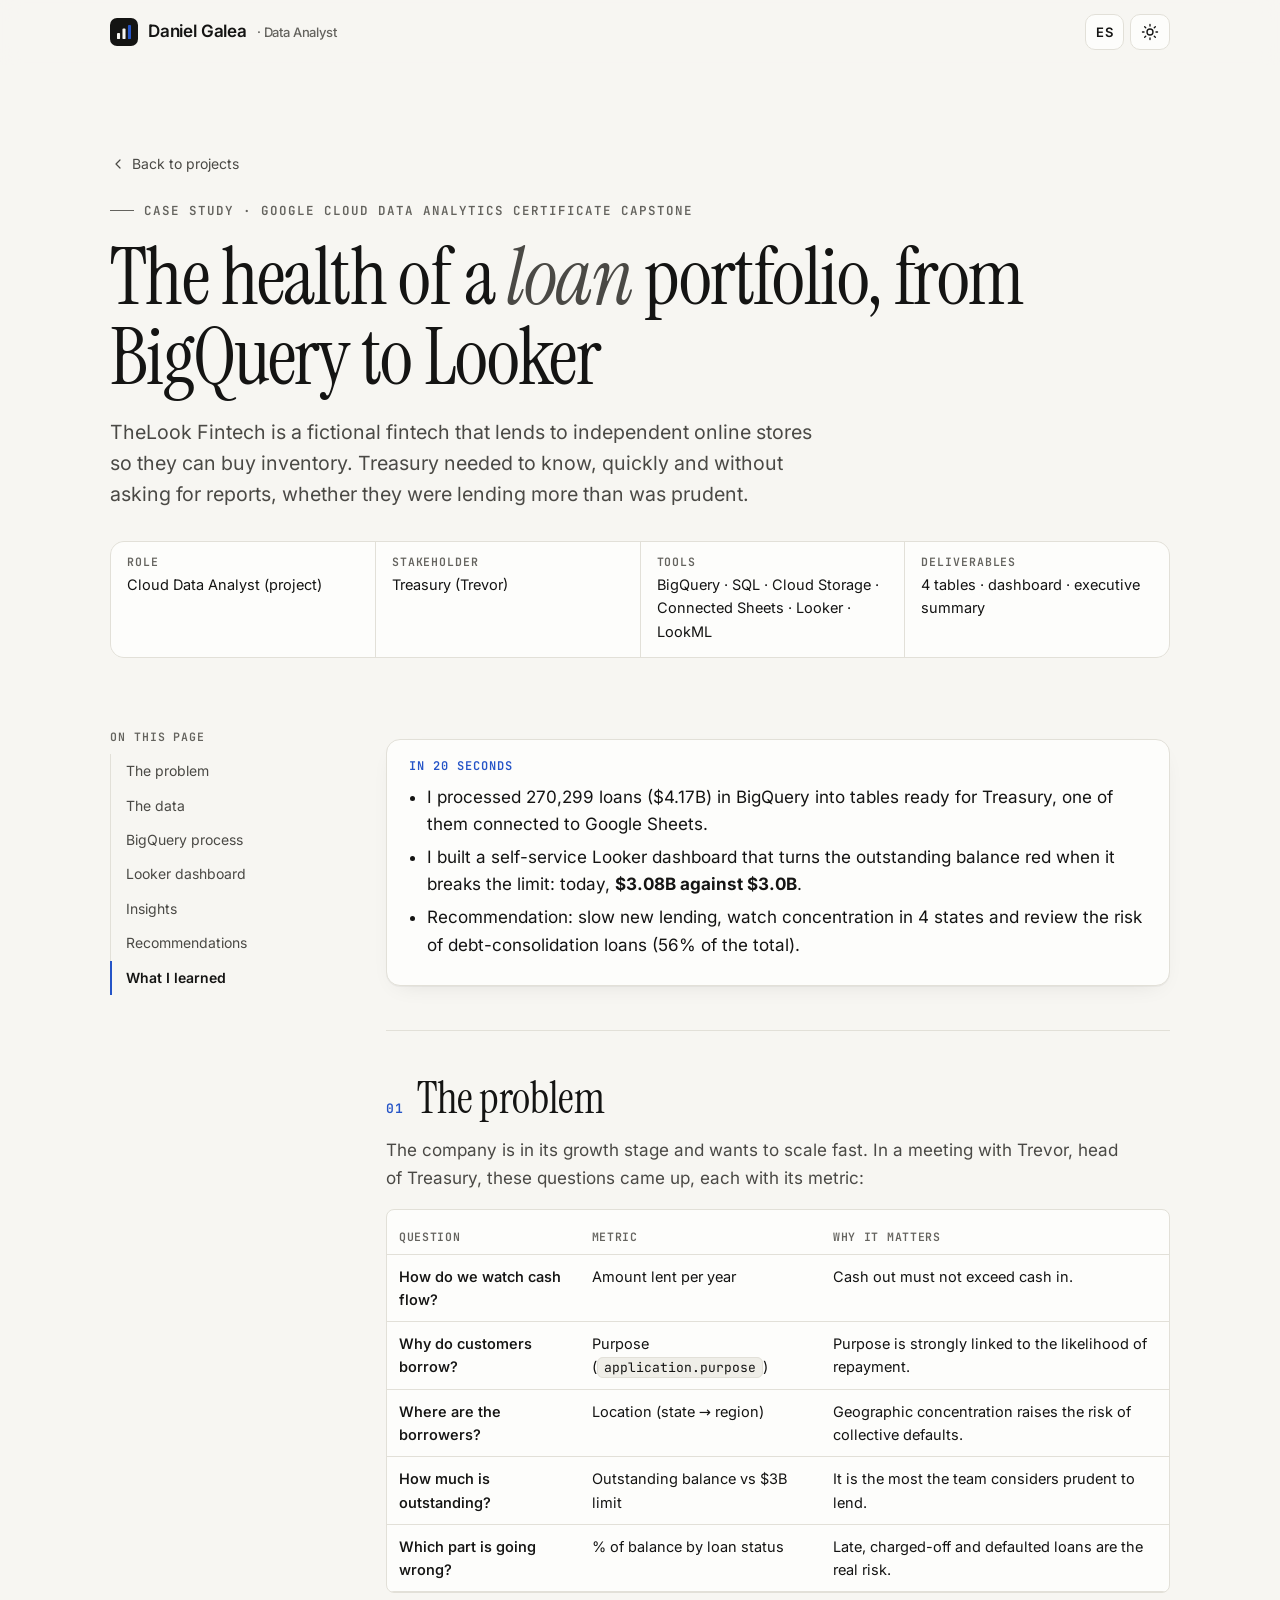
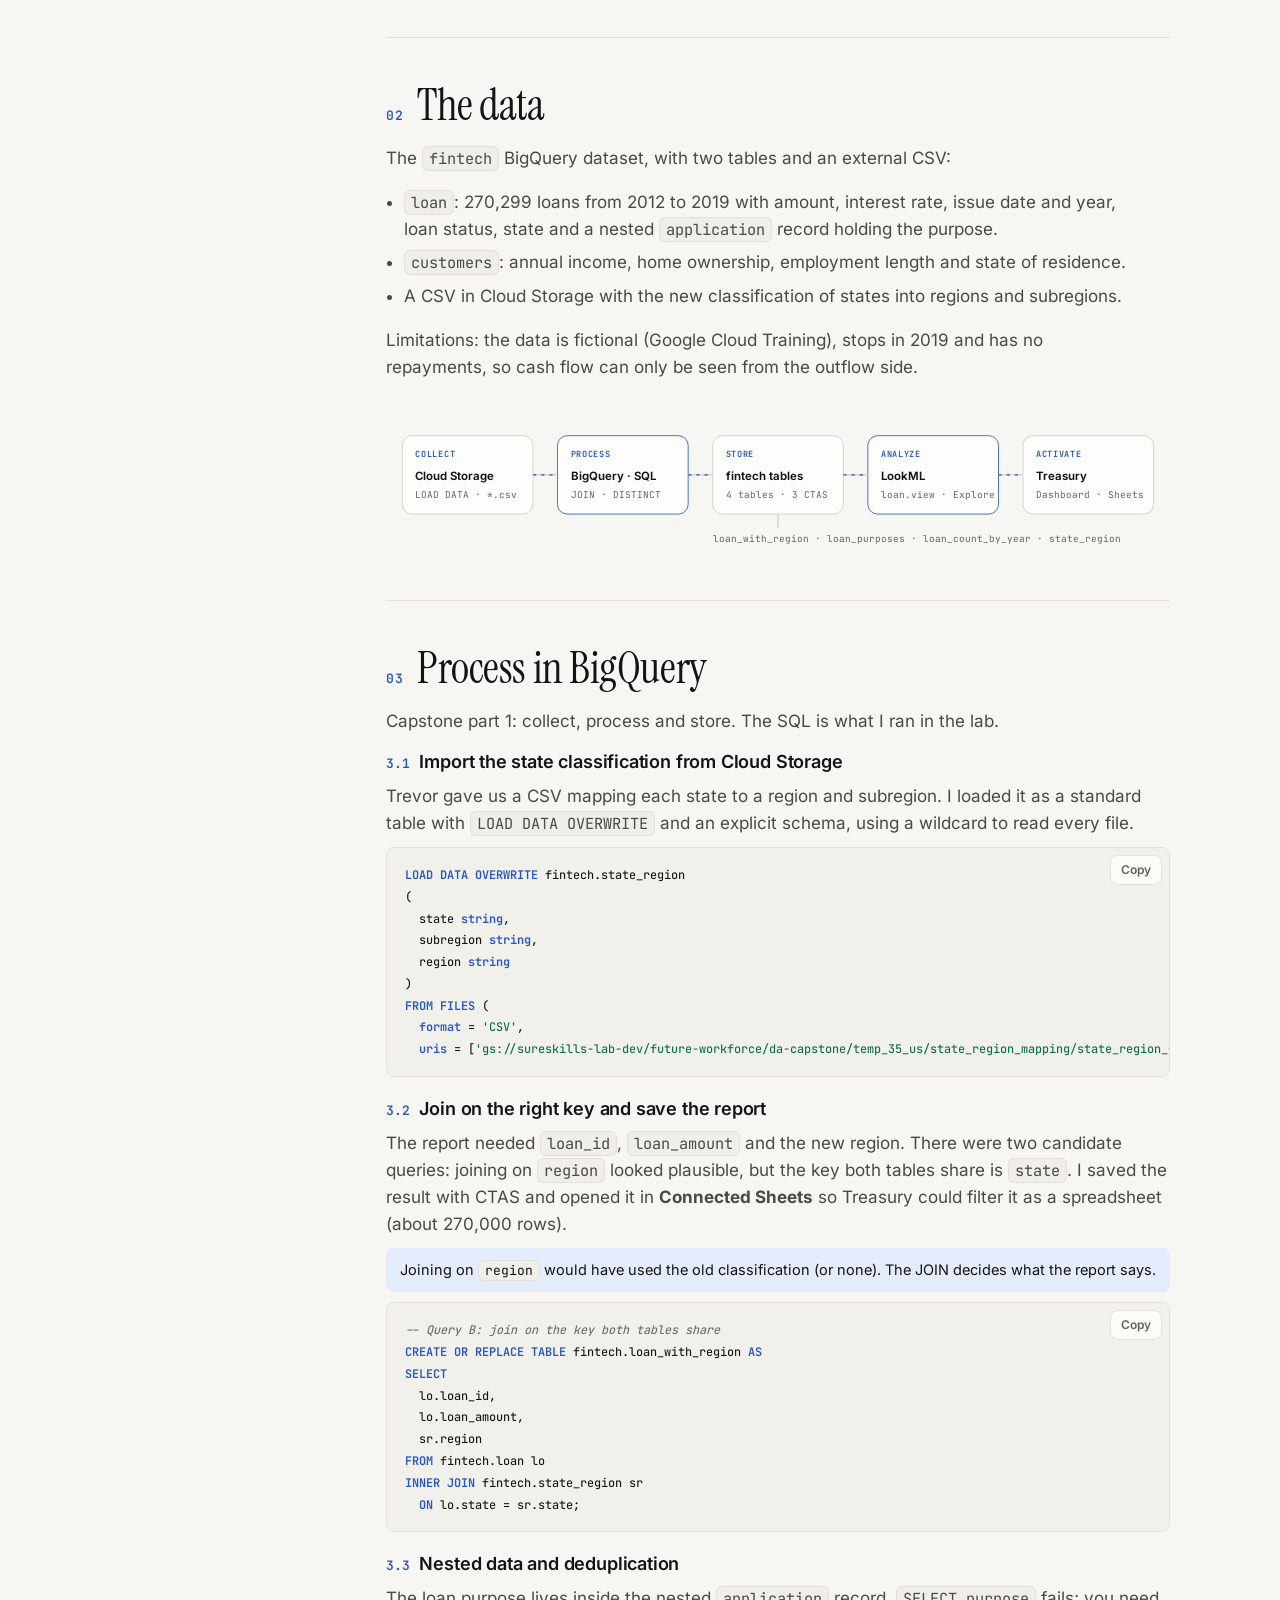
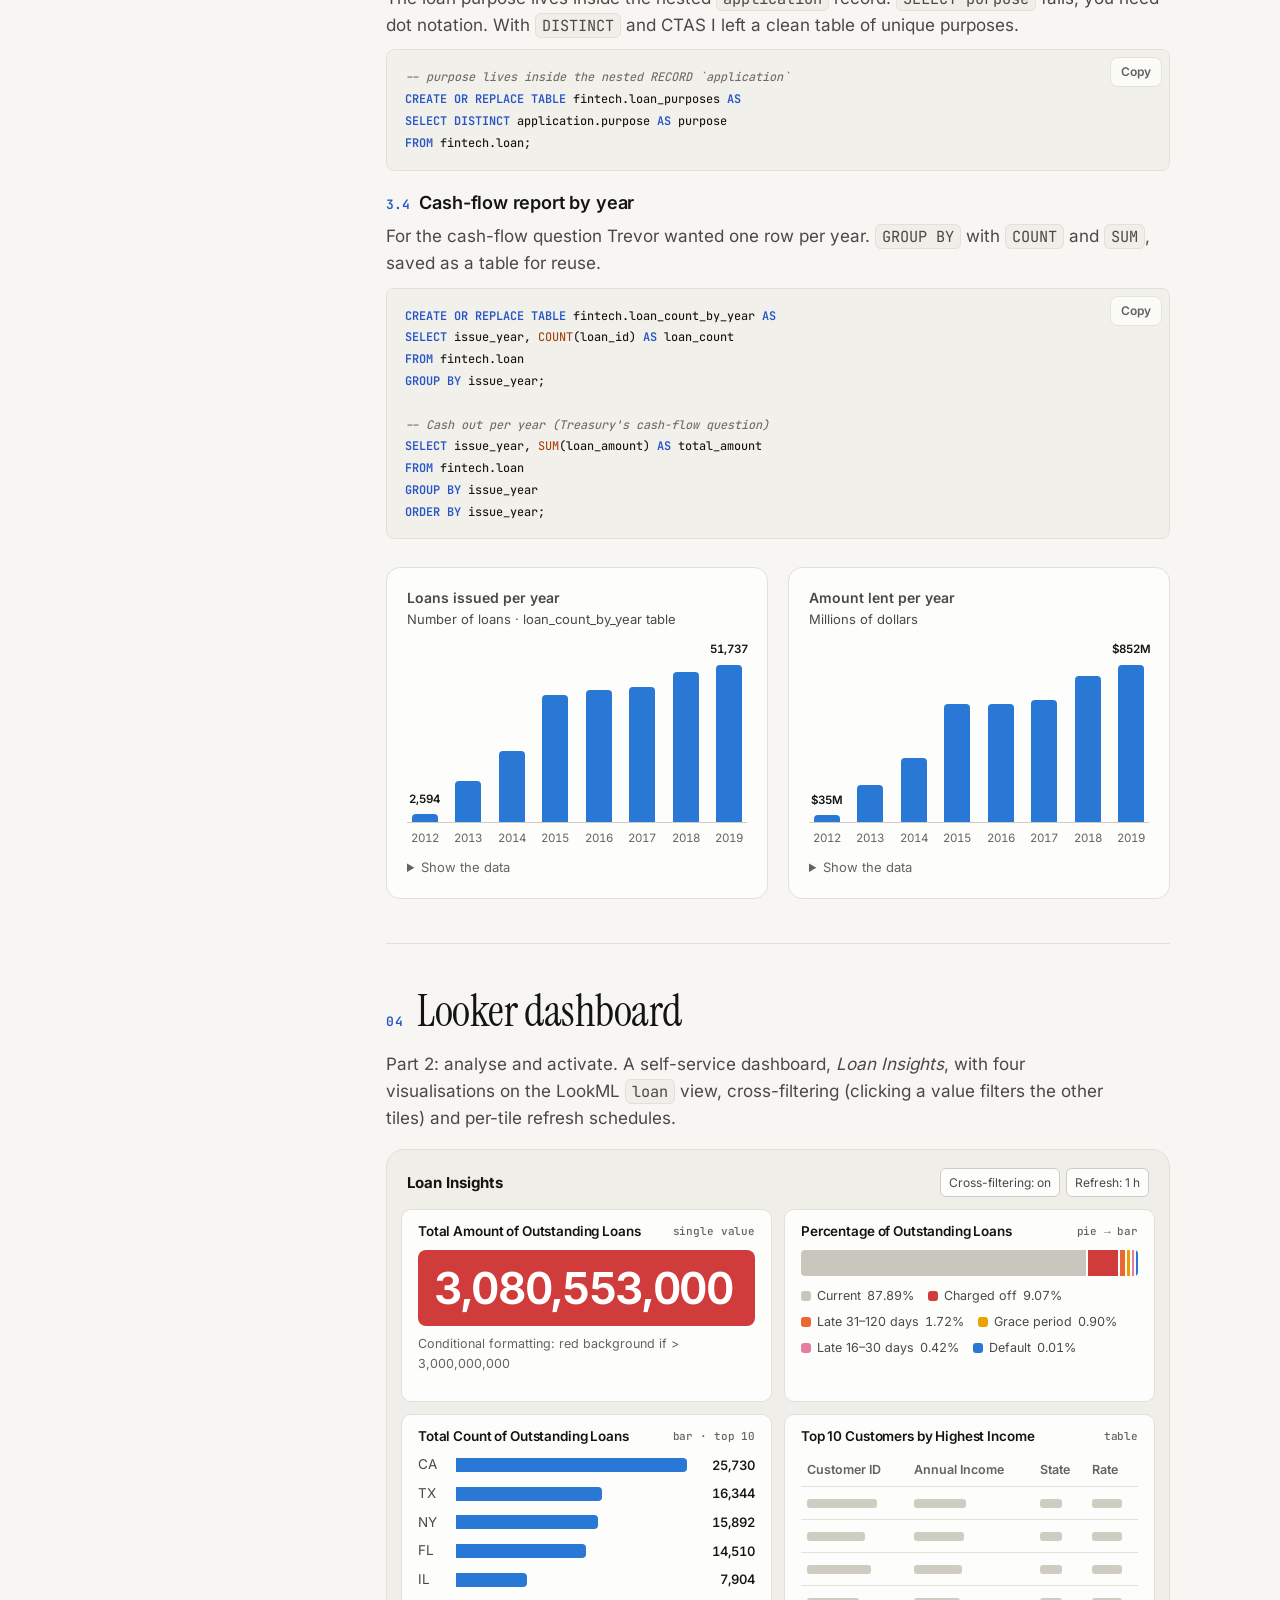
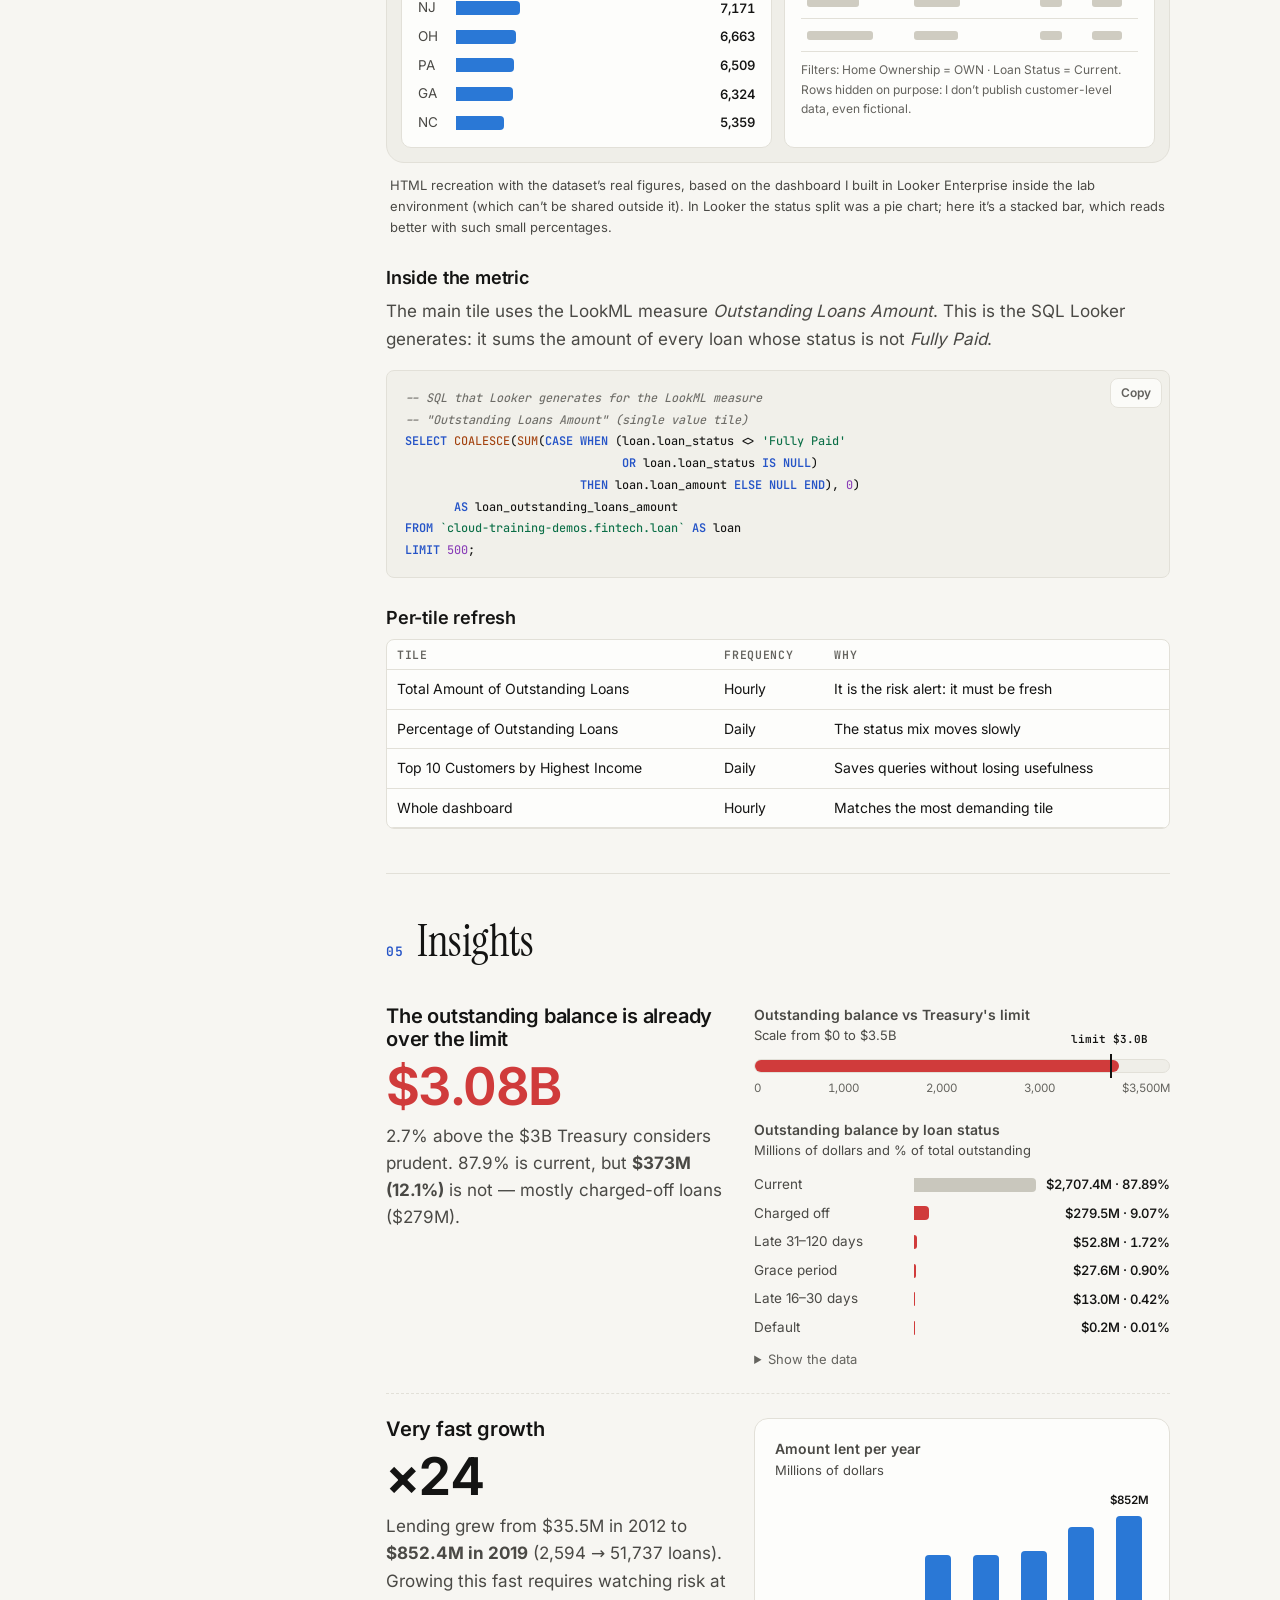
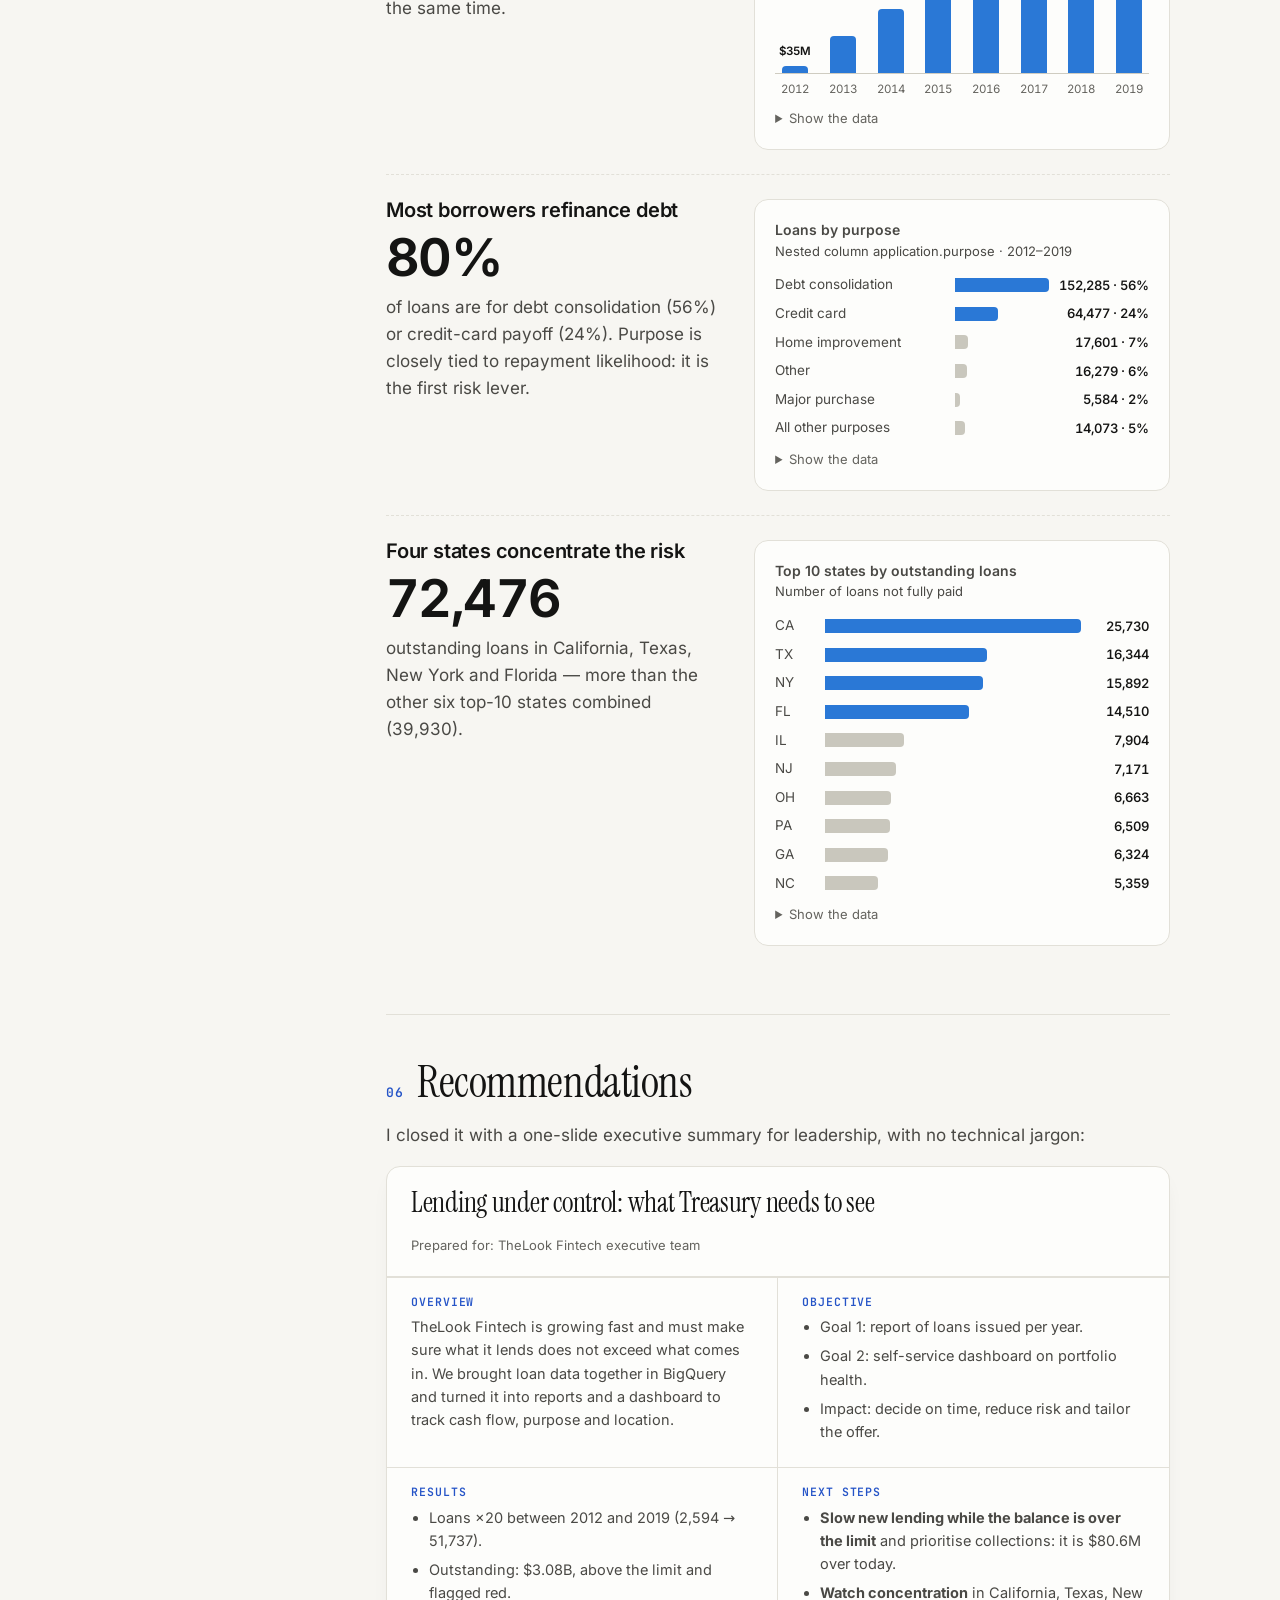
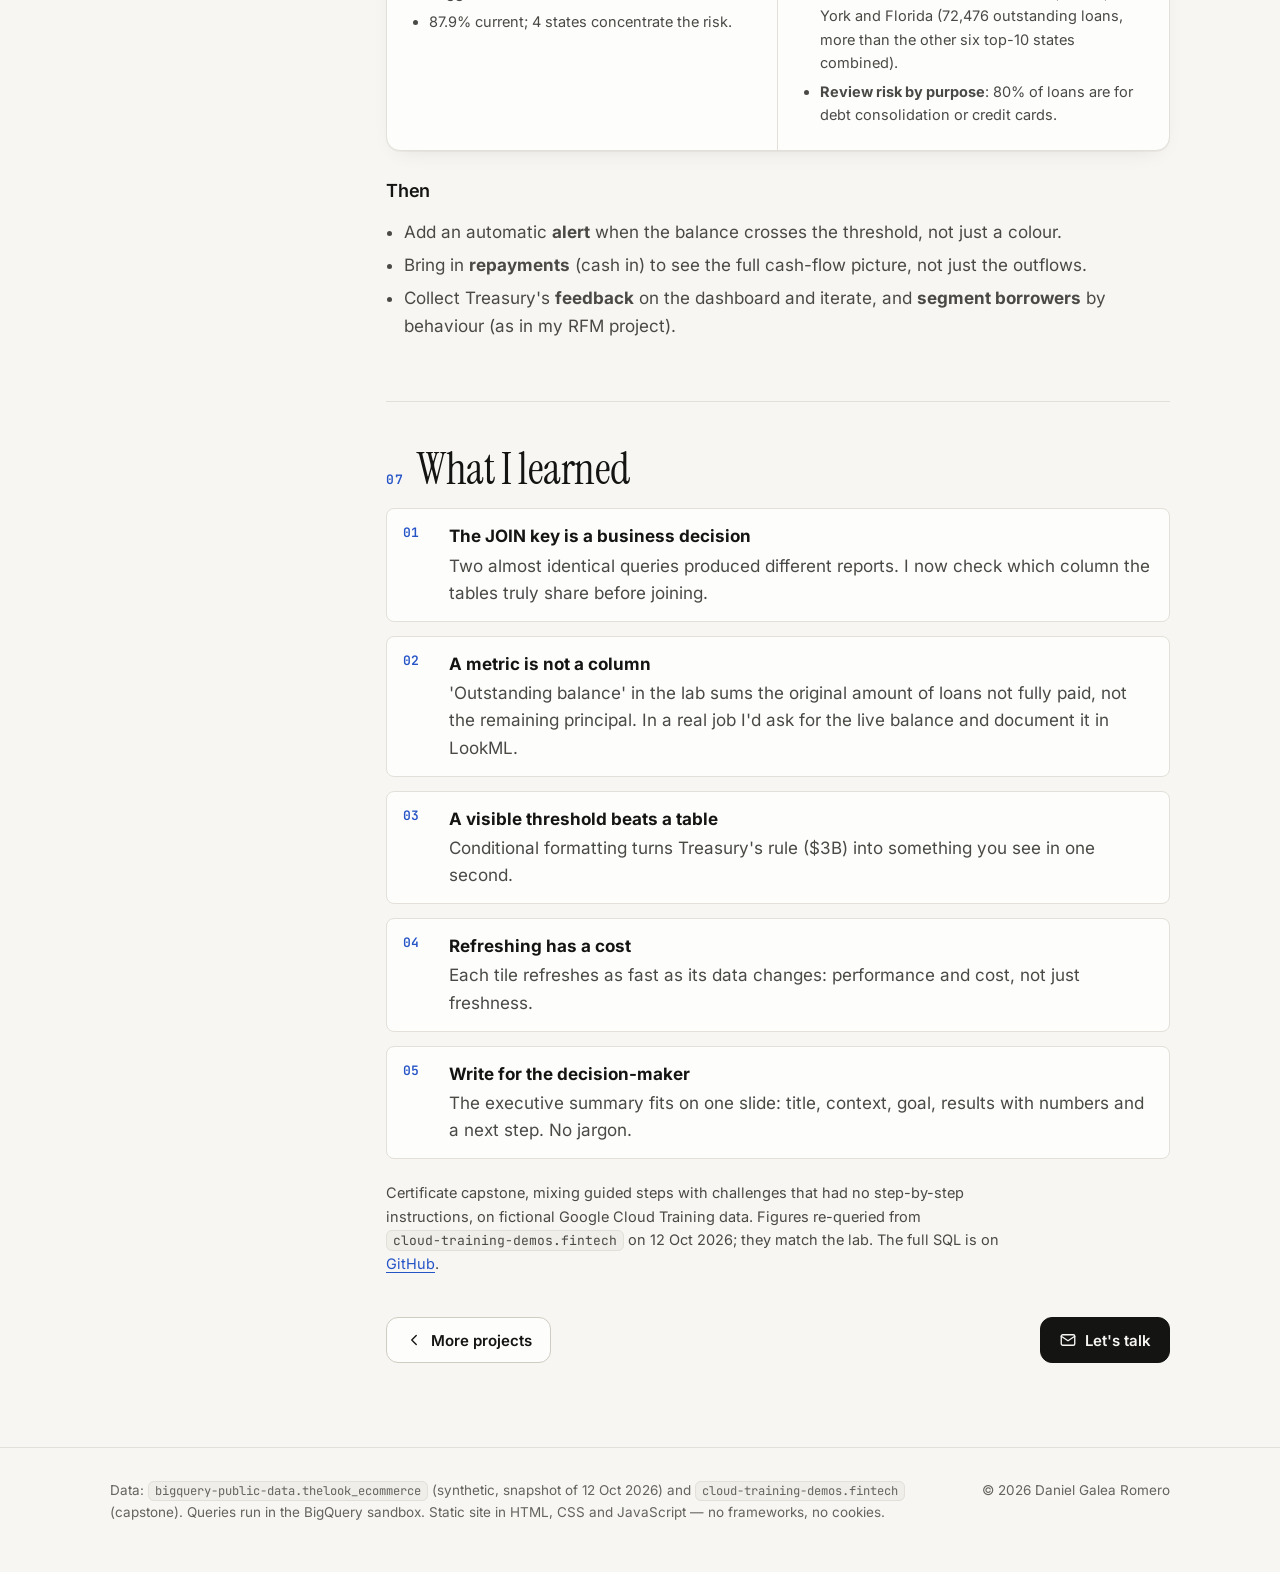
<file: en/case-study/thelook-fintech/index.html>
<!doctype html>
<html lang="en">
<head>
<meta charset="utf-8">
<meta name="viewport" content="width=device-width, initial-scale=1">
<title>TheLook Fintech · Case study: loan-portfolio health · Daniel Galea Romero</title>
<meta name="description" content="Full case study of the Google Cloud Data Analytics Certificate capstone: BigQuery, SQL, Looker Enterprise and LookML on 270,299 loans, with insights and recommendations.">
<link rel="canonical" href="https://danielgalea7.github.io/en/case-study/thelook-fintech/">
<link rel="alternate" hreflang="en" href="https://danielgalea7.github.io/en/case-study/thelook-fintech/">
<link rel="alternate" hreflang="es" href="https://danielgalea7.github.io/caso/thelook-fintech/">
<link rel="alternate" hreflang="x-default" href="https://danielgalea7.github.io/">
<meta name="theme-color" content="#f7f6f2" media="(prefers-color-scheme: light)">
<meta name="theme-color" content="#121211" media="(prefers-color-scheme: dark)">
<meta name="color-scheme" content="light dark">
<meta property="og:type" content="website">
<meta property="og:site_name" content="Daniel Galea Romero">
<meta property="og:title" content="TheLook Fintech · Case study: loan-portfolio health · Daniel Galea Romero">
<meta property="og:description" content="Full case study of the Google Cloud Data Analytics Certificate capstone: BigQuery, SQL, Looker Enterprise and LookML on 270,299 loans, with insights and recommendations.">
<meta property="og:url" content="https://danielgalea7.github.io/en/case-study/thelook-fintech/">
<meta property="og:image" content="https://danielgalea7.github.io/assets/img/og-case-en.png">
<meta property="og:image:width" content="1200">
<meta property="og:image:height" content="630">
<meta property="og:image:alt" content="TheLook Fintech · Case study: loan-portfolio health · Daniel Galea Romero">
<meta property="og:locale" content="en_GB">
<meta name="twitter:card" content="summary_large_image">
<meta name="twitter:title" content="TheLook Fintech · Case study: loan-portfolio health · Daniel Galea Romero">
<meta name="twitter:description" content="Full case study of the Google Cloud Data Analytics Certificate capstone: BigQuery, SQL, Looker Enterprise and LookML on 270,299 loans, with insights and recommendations.">
<meta name="twitter:image" content="https://danielgalea7.github.io/assets/img/og-case-en.png">
<link rel="icon" href="/favicon.svg" type="image/svg+xml">
<link rel="icon" href="/favicon.ico" sizes="32x32">
<link rel="apple-touch-icon" href="/apple-touch-icon.png">
<link rel="preload" href="/assets/fonts/inter-latin-wght-normal.woff2" as="font" type="font/woff2" crossorigin>
<link rel="preload" href="/assets/fonts/instrument-serif-latin-400-normal.woff2" as="font" type="font/woff2" crossorigin>
<link rel="stylesheet" href="/assets/css/site.css?v=1">
<script>try{var t=localStorage.getItem("theme");if(t)document.documentElement.setAttribute("data-theme",t)}catch(e){}document.documentElement.classList.add("js");</script>
<script type="application/ld+json">{"@context": "https://schema.org", "@type": "Person", "name": "Daniel Galea Romero", "jobTitle": "Junior Data Analyst", "url": "https://danielgalea7.github.io/", "email": "mailto:darnite26@gmail.com", "address": {"@type": "PostalAddress", "addressLocality": "Granada", "addressCountry": "ES"}, "alumniOf": {"@type": "CollegeOrUniversity", "name": "Universidad de Granada"}, "knowsAbout": ["SQL", "BigQuery", "Looker", "LookML", "Data analysis", "Google Cloud"], "sameAs": ["https://www.linkedin.com/in/daniel-galea-romero-060941371/", "https://github.com/Danielgalea7", "https://www.credly.com/badges/53fe75b2-e19a-4265-aa9f-7e4d497fc33a/public_url"]}</script>
</head>
<body>
<a class="skip" href="#main">Skip to content</a>
<header class="site-header">
  <div class="wrap">
    <a class="brand" href="/en/"><svg class="brand-mark" viewBox="0 0 32 32" aria-hidden="true"><rect width="32" height="32" rx="8" fill="currentColor"/><rect x="8" y="17" width="3.5" height="7" rx="1" fill="var(--bg)"/><rect x="14.25" y="12" width="3.5" height="12" rx="1" fill="var(--bg)"/><rect x="20.5" y="8" width="3.5" height="16" rx="1" fill="var(--accent)"/></svg><span>Daniel Galea</span><small>· Data Analyst</small><span class="sr-only"> · home</span></a>
    
    <div class="tools">
      <a class="lang" href="/caso/thelook-fintech/" hreflang="es" lang="es" title="Leer en español"><span aria-hidden="true">ES</span><span class="sr-only">ES · Leer en español</span></a>
      <button class="icon-btn theme-toggle" type="button" aria-label="Switch between light and dark theme"><span class="sun"><svg viewBox="0 0 24 24" fill="none" stroke="currentColor" stroke-width="1.8" stroke-linecap="round" stroke-linejoin="round" aria-hidden="true" focusable="false"><circle cx="12" cy="12" r="4"/><path d="M12 2v2M12 20v2M4.9 4.9l1.4 1.4M17.7 17.7l1.4 1.4M2 12h2M20 12h2M4.9 19.1l1.4-1.4M17.7 6.3l1.4-1.4"/></svg></span><span class="moon"><svg viewBox="0 0 24 24" fill="none" stroke="currentColor" stroke-width="1.8" stroke-linecap="round" stroke-linejoin="round" aria-hidden="true" focusable="false"><path d="M20.5 14.5A8.5 8.5 0 0 1 9.5 3.5a8.5 8.5 0 1 0 11 11z"/></svg></span></button>
    </div>
  </div>
</header>

<main id="main">
  <section class="case-hero">
    <div class="wrap">
      <p class="crumbs"><a href="/en/#proyectos"><svg viewBox="0 0 24 24" fill="none" stroke="currentColor" stroke-width="1.8" stroke-linecap="round" stroke-linejoin="round" aria-hidden="true" focusable="false"><path d="M15 6l-6 6 6 6"/></svg>Back to projects</a></p>
      <p class="eyebrow">Case study · Google Cloud Data Analytics Certificate capstone</p>
      <h1>The health of a <em>loan</em> portfolio, from BigQuery to Looker</h1>
      <p class="lead">TheLook Fintech is a fictional fintech that lends to independent online stores so they can buy inventory. Treasury needed to know, quickly and without asking for reports, whether they were lending more than was prudent.</p>
      <dl class="meta">
        <div><dt>Role</dt><dd>Cloud Data Analyst (project)</dd></div>
        <div><dt>Stakeholder</dt><dd>Treasury (Trevor)</dd></div>
        <div><dt>Tools</dt><dd>BigQuery · SQL · Cloud Storage · Connected Sheets · Looker · LookML</dd></div>
        <div><dt>Deliverables</dt><dd>4 tables · dashboard · executive summary</dd></div>
      </dl>
    </div>
  </section>
  <div class="wrap case-layout">
    <aside class="toc" aria-label="On this page"><p>On this page</p><ol><li><a href="#problema">The problem</a></li><li><a href="#datos">The data</a></li><li><a href="#proceso">BigQuery process</a></li><li><a href="#dashboard">Looker dashboard</a></li><li><a href="#insights">Insights</a></li><li><a href="#recomendaciones">Recommendations</a></li><li><a href="#aprendizajes">What I learned</a></li></ol></aside>
    <article class="article">
      <section aria-label="TL;DR">
        <div class="tldr"><h2>In 20 seconds</h2><ul>
          <li>I processed 270,299 loans ($4.17B) in BigQuery into tables ready for Treasury, one of them connected to Google Sheets.</li>
          <li>I built a self-service Looker dashboard that turns the outstanding balance red when it breaks the limit: today, <strong>$3.08B against $3.0B</strong>.</li>
          <li>Recommendation: slow new lending, watch concentration in 4 states and review the risk of debt-consolidation loans (56% of the total).</li>
        </ul></div>
      </section>

      <section id="problema" aria-labelledby="h-problema">
        <h2 id="h-problema"><span class="step">01</span>The problem</h2>
        <div class="prose"><p>The company is in its growth stage and wants to scale fast. In a meeting with Trevor, head of Treasury, these questions came up, each with its metric:</p></div>
        <div class="tablewrap"><table class="qtable"><thead><tr><th>Question</th><th>Metric</th><th>Why it matters</th></tr></thead><tbody><tr><td>How do we watch cash flow?</td><td>Amount lent per year</td><td>Cash out must not exceed cash in.</td></tr><tr><td>Why do customers borrow?</td><td>Purpose (<code>application.purpose</code>)</td><td>Purpose is strongly linked to the likelihood of repayment.</td></tr><tr><td>Where are the borrowers?</td><td>Location (state → region)</td><td>Geographic concentration raises the risk of collective defaults.</td></tr><tr><td>How much is outstanding?</td><td>Outstanding balance vs $3B limit</td><td>It is the most the team considers prudent to lend.</td></tr><tr><td>Which part is going wrong?</td><td>% of balance by loan status</td><td>Late, charged-off and defaulted loans are the real risk.</td></tr></tbody></table></div>
      </section>

      <section id="datos" aria-labelledby="h-datos">
        <h2 id="h-datos"><span class="step">02</span>The data</h2>
        <div class="prose">
          <p>The <code>fintech</code> BigQuery dataset, with two tables and an external CSV:</p>
          <ul class="clean">
            <li><code>loan</code>: 270,299 loans from 2012 to 2019 with amount, interest rate, issue date and year, loan status, state and a nested <code>application</code> record holding the purpose.</li>
            <li><code>customers</code>: annual income, home ownership, employment length and state of residence.</li>
            <li>A CSV in Cloud Storage with the new classification of states into regions and subregions.</li>
          </ul>
          <p>Limitations: the data is fictional (Google Cloud Training), stops in 2019 and has no repayments, so cash flow can only be seen from the outflow side.</p>
        </div>
        <div class="arch"><svg class="h" viewBox="0 0 960 180" role="img" aria-labelledby="arch-t-en"><title id="arch-t-en">Capstone architecture: CSV in Cloud Storage, SQL processing in BigQuery, four result tables, a LookML model and a dashboard for Treasury.</title><rect class="box" x="20" y="40" width="160" height="96" rx="12"/><text class="t3" x="36" y="66">COLLECT</text><text class="t1" x="36" y="94">Cloud Storage</text><text class="t2" x="36" y="116">LOAD DATA · *.csv</text><rect class="box acc" x="210" y="40" width="160" height="96" rx="12"/><text class="t3" x="226" y="66">PROCESS</text><text class="t1" x="226" y="94">BigQuery · SQL</text><text class="t2" x="226" y="116">JOIN · DISTINCT</text><rect class="box" x="400" y="40" width="160" height="96" rx="12"/><text class="t3" x="416" y="66">STORE</text><text class="t1" x="416" y="94">fintech tables</text><text class="t2" x="416" y="116">4 tables · 3 CTAS</text><rect class="box acc" x="590" y="40" width="160" height="96" rx="12"/><text class="t3" x="606" y="66">ANALYZE</text><text class="t1" x="606" y="94">LookML</text><text class="t2" x="606" y="116">loan.view · Explore</text><rect class="box" x="780" y="40" width="160" height="96" rx="12"/><text class="t3" x="796" y="66">ACTIVATE</text><text class="t1" x="796" y="94">Treasury</text><text class="t2" x="796" y="116">Dashboard · Sheets</text><path class="wire" d="M180 88h30"/><path class="flow" d="M180 88h30"/><path class="wire" d="M370 88h30"/><path class="flow" d="M370 88h30"/><path class="wire" d="M560 88h30"/><path class="flow" d="M560 88h30"/><path class="wire" d="M750 88h30"/><path class="flow" d="M750 88h30"/><text class="t2" x="400" y="170">loan_with_region · loan_purposes · loan_count_by_year · state_region</text><path class="wire" d="M480 136v18"/></svg><svg class="v" viewBox="0 0 360 620" role="img" aria-labelledby="archv-t-en"><title id="archv-t-en">Capstone architecture in five steps</title><rect class="box" x="20" y="10" width="320" height="92" rx="12"/><text class="t3" x="40" y="38">COLLECT</text><text class="t1" x="40" y="66">Cloud Storage</text><text class="t2" x="40" y="86">LOAD DATA · *.csv</text><path class="wire" d="M180 102v32"/><path class="flow" d="M180 102v32"/><rect class="box acc" x="20" y="134" width="320" height="92" rx="12"/><text class="t3" x="40" y="162">PROCESS</text><text class="t1" x="40" y="190">BigQuery · SQL</text><text class="t2" x="40" y="210">JOIN · DISTINCT</text><path class="wire" d="M180 226v32"/><path class="flow" d="M180 226v32"/><rect class="box" x="20" y="258" width="320" height="92" rx="12"/><text class="t3" x="40" y="286">STORE</text><text class="t1" x="40" y="314">fintech tables</text><text class="t2" x="40" y="334">4 tables · 3 CTAS</text><path class="wire" d="M180 350v32"/><path class="flow" d="M180 350v32"/><rect class="box acc" x="20" y="382" width="320" height="92" rx="12"/><text class="t3" x="40" y="410">ANALYZE</text><text class="t1" x="40" y="438">LookML</text><text class="t2" x="40" y="458">loan.view · Explore</text><path class="wire" d="M180 474v32"/><path class="flow" d="M180 474v32"/><rect class="box" x="20" y="506" width="320" height="92" rx="12"/><text class="t3" x="40" y="534">ACTIVATE</text><text class="t1" x="40" y="562">Treasury</text><text class="t2" x="40" y="582">Dashboard · Sheets</text></svg></div>
      </section>

      <section id="proceso" aria-labelledby="h-proceso">
        <h2 id="h-proceso"><span class="step">03</span>Process in BigQuery</h2>
        <p class="prose">Capstone part 1: collect, process and store. The SQL is what I ran in the lab.</p>
        <div class="steps"><div class="stepcard"><h3>Import the state classification from Cloud Storage</h3><p>Trevor gave us a CSV mapping each state to a region and subregion. I loaded it as a standard table with <code>LOAD DATA OVERWRITE</code> and an explicit schema, using a wildcard to read every file.</p><div class="codewrap"><pre data-copy tabindex="0"><code class="language-sql"><span class="k">LOAD</span> <span class="k">DATA</span> <span class="k">OVERWRITE</span> fintech.state_region
(
  state <span class="k">string</span>,
  subregion <span class="k">string</span>,
  region <span class="k">string</span>
)
<span class="k">FROM</span> <span class="k">FILES</span> (
  <span class="k">format</span> = <span class="s">&#x27;CSV&#x27;</span>,
  <span class="k">uris</span> = [<span class="s">&#x27;gs://sureskills-lab-dev/future-workforce/da-capstone/temp_35_us/state_region_mapping/state_region_*.csv&#x27;</span>]);</code></pre></div></div><div class="stepcard"><h3>Join on the right key and save the report</h3><p>The report needed <code>loan_id</code>, <code>loan_amount</code> and the new region. There were two candidate queries: joining on <code>region</code> looked plausible, but the key both tables share is <code>state</code>. I saved the result with CTAS and opened it in <strong>Connected Sheets</strong> so Treasury could filter it as a spreadsheet (about 270,000 rows).</p><p class="why">Joining on <code>region</code> would have used the old classification (or none). The JOIN decides what the report says.</p><div class="codewrap"><pre data-copy tabindex="0"><code class="language-sql"><span class="c">-- Query B: join on the key both tables share</span>
<span class="k">CREATE</span> <span class="k">OR</span> <span class="k">REPLACE</span> <span class="k">TABLE</span> fintech.loan_with_region <span class="k">AS</span>
<span class="k">SELECT</span>
  lo.loan_id,
  lo.loan_amount,
  sr.region
<span class="k">FROM</span> fintech.loan lo
<span class="k">INNER</span> <span class="k">JOIN</span> fintech.state_region sr
  <span class="k">ON</span> lo.state = sr.state;</code></pre></div></div><div class="stepcard"><h3>Nested data and deduplication</h3><p>The loan purpose lives inside the nested <code>application</code> record. <code>SELECT purpose</code> fails; you need dot notation. With <code>DISTINCT</code> and CTAS I left a clean table of unique purposes.</p><div class="codewrap"><pre data-copy tabindex="0"><code class="language-sql"><span class="c">-- purpose lives inside the nested RECORD `application`</span>
<span class="k">CREATE</span> <span class="k">OR</span> <span class="k">REPLACE</span> <span class="k">TABLE</span> fintech.loan_purposes <span class="k">AS</span>
<span class="k">SELECT</span> <span class="k">DISTINCT</span> application.purpose <span class="k">AS</span> purpose
<span class="k">FROM</span> fintech.loan;</code></pre></div></div><div class="stepcard"><h3>Cash-flow report by year</h3><p>For the cash-flow question Trevor wanted one row per year. <code>GROUP BY</code> with <code>COUNT</code> and <code>SUM</code>, saved as a table for reuse.</p><div class="codewrap"><pre data-copy tabindex="0"><code class="language-sql"><span class="k">CREATE</span> <span class="k">OR</span> <span class="k">REPLACE</span> <span class="k">TABLE</span> fintech.loan_count_by_year <span class="k">AS</span>
<span class="k">SELECT</span> issue_year, <span class="f">COUNT</span>(loan_id) <span class="k">AS</span> loan_count
<span class="k">FROM</span> fintech.loan
<span class="k">GROUP</span> <span class="k">BY</span> issue_year;

<span class="c">-- Cash out per year (Treasury&#x27;s cash-flow question)</span>
<span class="k">SELECT</span> issue_year, <span class="f">SUM</span>(loan_amount) <span class="k">AS</span> total_amount
<span class="k">FROM</span> fintech.loan
<span class="k">GROUP</span> <span class="k">BY</span> issue_year
<span class="k">ORDER</span> <span class="k">BY</span> issue_year;</code></pre></div></div></div>
        <div class="grid2" style="margin-top:28px"><div class="card"><div class="chart reveal"><p class="ctitle">Loans issued per year</p><p class="csub">Number of loans · loan_count_by_year table</p><div class="cols" style="height:180px" aria-hidden="true"><div class="col" style="--h:5.01%" data-tip="&lt;b&gt;2012&lt;/b&gt;&lt;br&gt;2,594 loans"><span class="cv">2,594</span><span class="cb"></span></div><div class="col" style="--h:26.02%" data-tip="&lt;b&gt;2013&lt;/b&gt;&lt;br&gt;13,460 loans"><span class="cb"></span></div><div class="col" style="--h:45.33%" data-tip="&lt;b&gt;2014&lt;/b&gt;&lt;br&gt;23,453 loans"><span class="cb"></span></div><div class="col" style="--h:81.02%" data-tip="&lt;b&gt;2015&lt;/b&gt;&lt;br&gt;41,919 loans"><span class="cb"></span></div><div class="col" style="--h:83.82%" data-tip="&lt;b&gt;2016&lt;/b&gt;&lt;br&gt;43,368 loans"><span class="cb"></span></div><div class="col" style="--h:85.89%" data-tip="&lt;b&gt;2017&lt;/b&gt;&lt;br&gt;44,435 loans"><span class="cb"></span></div><div class="col" style="--h:95.35%" data-tip="&lt;b&gt;2018&lt;/b&gt;&lt;br&gt;49,333 loans"><span class="cb"></span></div><div class="col" style="--h:100.00%" data-tip="&lt;b&gt;2019&lt;/b&gt;&lt;br&gt;51,737 loans"><span class="cv">51,737</span><span class="cb"></span></div></div><div class="cols-x" aria-hidden="true"><span>2012</span><span>2013</span><span>2014</span><span>2015</span><span>2016</span><span>2017</span><span>2018</span><span>2019</span></div><details class="table"><summary>Show the data</summary><table><thead><tr><th>Year</th><th class="r">Loans</th></tr></thead><tbody><tr><td>2012</td><td class="r">2,594</td></tr><tr><td>2013</td><td class="r">13,460</td></tr><tr><td>2014</td><td class="r">23,453</td></tr><tr><td>2015</td><td class="r">41,919</td></tr><tr><td>2016</td><td class="r">43,368</td></tr><tr><td>2017</td><td class="r">44,435</td></tr><tr><td>2018</td><td class="r">49,333</td></tr><tr><td>2019</td><td class="r">51,737</td></tr></tbody></table></details></div></div><div class="card"><div class="chart reveal"><p class="ctitle">Amount lent per year</p><p class="csub">Millions of dollars</p><div class="cols" style="height:180px" aria-hidden="true"><div class="col" style="--h:4.16%" data-tip="&lt;b&gt;2012&lt;/b&gt;&lt;br&gt;$35.5M · 2,594 loans"><span class="cv">$35M</span><span class="cb"></span></div><div class="col" style="--h:23.39%" data-tip="&lt;b&gt;2013&lt;/b&gt;&lt;br&gt;$199.4M · 13,460 loans"><span class="cb"></span></div><div class="col" style="--h:40.86%" data-tip="&lt;b&gt;2014&lt;/b&gt;&lt;br&gt;$348.3M · 23,453 loans"><span class="cb"></span></div><div class="col" style="--h:75.02%" data-tip="&lt;b&gt;2015&lt;/b&gt;&lt;br&gt;$639.4M · 41,919 loans"><span class="cb"></span></div><div class="col" style="--h:74.93%" data-tip="&lt;b&gt;2016&lt;/b&gt;&lt;br&gt;$638.6M · 43,368 loans"><span class="cb"></span></div><div class="col" style="--h:77.51%" data-tip="&lt;b&gt;2017&lt;/b&gt;&lt;br&gt;$660.7M · 44,435 loans"><span class="cb"></span></div><div class="col" style="--h:92.90%" data-tip="&lt;b&gt;2018&lt;/b&gt;&lt;br&gt;$791.9M · 49,333 loans"><span class="cb"></span></div><div class="col" style="--h:100.00%" data-tip="&lt;b&gt;2019&lt;/b&gt;&lt;br&gt;$852.4M · 51,737 loans"><span class="cv">$852M</span><span class="cb"></span></div></div><div class="cols-x" aria-hidden="true"><span>2012</span><span>2013</span><span>2014</span><span>2015</span><span>2016</span><span>2017</span><span>2018</span><span>2019</span></div><details class="table"><summary>Show the data</summary><table><thead><tr><th>Year</th><th class="r">Amount</th></tr></thead><tbody><tr><td>2012</td><td class="r">$35M</td></tr><tr><td>2013</td><td class="r">$199M</td></tr><tr><td>2014</td><td class="r">$348M</td></tr><tr><td>2015</td><td class="r">$639M</td></tr><tr><td>2016</td><td class="r">$639M</td></tr><tr><td>2017</td><td class="r">$661M</td></tr><tr><td>2018</td><td class="r">$792M</td></tr><tr><td>2019</td><td class="r">$852M</td></tr></tbody></table></details></div></div></div>
      </section>

      <section id="dashboard" aria-labelledby="h-dash">
        <h2 id="h-dash"><span class="step">04</span>Looker dashboard</h2>
        <p class="prose">Part 2: analyse and activate. A self-service dashboard, <em>Loan Insights</em>, with four visualisations on the LookML <code>loan</code> view, cross-filtering (clicking a value filters the other tiles) and per-tile refresh schedules.</p>
        <div class="dash" role="group" aria-label="Recreation of the Loan Insights dashboard">
      <div class="dash-top"><strong>Loan Insights</strong><span class="filters"><span>Cross-filtering: on</span><span>Refresh: 1 h</span></span></div>
      <div class="tiles">
        <div class="tile single"><h3>Total Amount of Outstanding Loans <small>single value</small></h3>
          <div class="val">3,080,553,000</div>
          <p class="rule">Conditional formatting: red background if &gt; 3,000,000,000</p></div>
        <div class="tile"><h3>Percentage of Outstanding Loans <small>pie → bar</small></h3>
          <div class="stack" style="height:26px"><span class="sm" style="flex:87.888" data-tip="Current: 87.89%"></span><span class="sc" style="flex:9.072" data-tip="Charged off: 9.07%"></span><span class="s2" style="flex:1.716" data-tip="Late 31–120 days: 1.72%"></span><span class="s4" style="flex:0.895" data-tip="Grace period: 0.90%"></span><span class="s5" style="flex:0.423" data-tip="Late 16–30 days: 0.42%"></span><span class="s1" style="flex:0.006" data-tip="Default: 0.01%"></span></div><ul class="legend"><li><i class="sm"></i>Current <span class="num">87.89%</span></li><li><i class="sc"></i>Charged off <span class="num">9.07%</span></li><li><i class="s2"></i>Late 31–120 days <span class="num">1.72%</span></li><li><i class="s4"></i>Grace period <span class="num">0.90%</span></li><li><i class="s5"></i>Late 16–30 days <span class="num">0.42%</span></li><li><i class="s1"></i>Default <span class="num">0.01%</span></li></ul></div>
        <div class="tile"><h3>Total Count of Outstanding Loans <small>bar · top 10</small></h3><div class="chart reveal"><ol class="bars" style="--lw:28px"><li><span class="bl">CA</span><span class="bt" data-tip="CA: 25,730"><span class="bb" style="--v:100.00%"></span></span><span class="bv">25,730</span></li><li><span class="bl">TX</span><span class="bt" data-tip="TX: 16,344"><span class="bb" style="--v:63.52%"></span></span><span class="bv">16,344</span></li><li><span class="bl">NY</span><span class="bt" data-tip="NY: 15,892"><span class="bb" style="--v:61.76%"></span></span><span class="bv">15,892</span></li><li><span class="bl">FL</span><span class="bt" data-tip="FL: 14,510"><span class="bb" style="--v:56.39%"></span></span><span class="bv">14,510</span></li><li><span class="bl">IL</span><span class="bt" data-tip="IL: 7,904"><span class="bb" style="--v:30.72%"></span></span><span class="bv">7,904</span></li><li><span class="bl">NJ</span><span class="bt" data-tip="NJ: 7,171"><span class="bb" style="--v:27.87%"></span></span><span class="bv">7,171</span></li><li><span class="bl">OH</span><span class="bt" data-tip="OH: 6,663"><span class="bb" style="--v:25.90%"></span></span><span class="bv">6,663</span></li><li><span class="bl">PA</span><span class="bt" data-tip="PA: 6,509"><span class="bb" style="--v:25.30%"></span></span><span class="bv">6,509</span></li><li><span class="bl">GA</span><span class="bt" data-tip="GA: 6,324"><span class="bb" style="--v:24.58%"></span></span><span class="bv">6,324</span></li><li><span class="bl">NC</span><span class="bt" data-tip="NC: 5,359"><span class="bb" style="--v:20.83%"></span></span><span class="bv">5,359</span></li></ol></div></div>
        <div class="tile"><h3>Top 10 Customers by Highest Income <small>table</small></h3>
          <table class="ptable"><thead><tr><th>Customer ID</th><th>Annual Income</th><th>State</th><th>Rate</th></tr></thead><tbody><tr><td><span class="redact" style="width:70px"></span></td><td><span class="redact" style="width:52px"></span></td><td><span class="redact" style="width:22px"></span></td><td><span class="redact" style="width:30px"></span></td></tr><tr><td><span class="redact" style="width:58px"></span></td><td><span class="redact" style="width:50px"></span></td><td><span class="redact" style="width:22px"></span></td><td><span class="redact" style="width:30px"></span></td></tr><tr><td><span class="redact" style="width:64px"></span></td><td><span class="redact" style="width:48px"></span></td><td><span class="redact" style="width:22px"></span></td><td><span class="redact" style="width:30px"></span></td></tr><tr><td><span class="redact" style="width:52px"></span></td><td><span class="redact" style="width:46px"></span></td><td><span class="redact" style="width:22px"></span></td><td><span class="redact" style="width:30px"></span></td></tr><tr><td><span class="redact" style="width:66px"></span></td><td><span class="redact" style="width:44px"></span></td><td><span class="redact" style="width:22px"></span></td><td><span class="redact" style="width:30px"></span></td></tr></tbody></table>
          <p class="rule" style="font-size:12px;color:var(--muted);margin:8px 0 0">Filters: Home Ownership = OWN · Loan Status = Current. Rows hidden on purpose: I don’t publish customer-level data, even fictional.</p></div>
      </div>
    </div>
    <p class="dash-note">HTML recreation with the dataset’s real figures, based on the dashboard I built in Looker Enterprise inside the lab environment (which can’t be shared outside it). In Looker the status split was a pie chart; here it’s a stacked bar, which reads better with such small percentages.</p>
        <h3>Inside the metric</h3>
        <p class="prose">The main tile uses the LookML measure <em>Outstanding Loans Amount</em>. This is the SQL Looker generates: it sums the amount of every loan whose status is not <em>Fully Paid</em>.</p>
        <div class="codewrap"><pre data-copy tabindex="0"><code class="language-sql"><span class="c">-- SQL that Looker generates for the LookML measure</span>
<span class="c">-- &quot;Outstanding Loans Amount&quot; (single value tile)</span>
<span class="k">SELECT</span> <span class="f">COALESCE</span>(<span class="f">SUM</span>(<span class="k">CASE</span> <span class="k">WHEN</span> (loan.loan_status &lt;&gt; <span class="s">&#x27;Fully Paid&#x27;</span>
                               <span class="k">OR</span> loan.loan_status <span class="k">IS</span> <span class="k">NULL</span>)
                         <span class="k">THEN</span> loan.loan_amount <span class="k">ELSE</span> <span class="k">NULL</span> <span class="k">END</span>), <span class="n">0</span>)
       <span class="k">AS</span> loan_outstanding_loans_amount
<span class="k">FROM</span> <span class="s">`cloud-training-demos.fintech.loan`</span> <span class="k">AS</span> loan
<span class="k">LIMIT</span> <span class="n">500</span>;</code></pre></div>
        <h3>Per-tile refresh</h3>
        <div class="tablewrap"><table class="refresh"><thead><tr><th>Tile</th><th>Frequency</th><th>Why</th></tr></thead><tbody>
      <tr><td>Total Amount of Outstanding Loans</td><td>Hourly</td><td>It is the risk alert: it must be fresh</td></tr>
      <tr><td>Percentage of Outstanding Loans</td><td>Daily</td><td>The status mix moves slowly</td></tr>
      <tr><td>Top 10 Customers by Highest Income</td><td>Daily</td><td>Saves queries without losing usefulness</td></tr>
      <tr><td>Whole dashboard</td><td>Hourly</td><td>Matches the most demanding tile</td></tr></tbody></table></div>
      </section>

      <section id="insights" aria-labelledby="h-ins">
        <h2 id="h-ins"><span class="step">05</span>Insights</h2>
        <div class="insight">
          <div><h3>The outstanding balance is already over the limit</h3>
            <p class="big alert num">$3.08B</p>
            <p>2.7% above the $3B Treasury considers prudent. 87.9% is current, but <strong>$373M (12.1%)</strong> is not — mostly charged-off loans ($279M).</p></div>
          <div><div class="chart"><p class="ctitle">Outstanding balance vs Treasury's limit</p>
      <p class="csub">Scale from $0 to $3.5B</p>
      <div class="meter" role="img" aria-label="$3.08 billion outstanding against a $3.0 billion limit">
        <div class="track"><div class="fill" style="--v:88.02%"></div><div class="mark" style="--t:85.71%"><span>limit $3.0B</span></div></div>
        <div class="scale"><span>0</span><span>1,000</span><span>2,000</span><span>3,000</span><span>$3,500M</span></div>
      </div></div><div style="height:18px"></div><div class="chart reveal"><p class="ctitle">Outstanding balance by loan status</p><p class="csub">Millions of dollars and % of total outstanding</p><ol class="bars" style="--lw:150px"><li class="muted-row"><span class="bl">Current</span><span class="bt" data-tip="Current: $2,707.4M"><span class="bb" style="--v:100.00%"></span></span><span class="bv">$2,707.4M · 87.89%</span></li><li class="crit"><span class="bl">Charged off</span><span class="bt" data-tip="Charged off: $279.5M"><span class="bb" style="--v:10.32%"></span></span><span class="bv">$279.5M · 9.07%</span></li><li class="crit"><span class="bl">Late 31–120 days</span><span class="bt" data-tip="Late 31–120 days: $52.8M"><span class="bb" style="--v:1.95%"></span></span><span class="bv">$52.8M · 1.72%</span></li><li class="crit"><span class="bl">Grace period</span><span class="bt" data-tip="Grace period: $27.6M"><span class="bb" style="--v:1.02%"></span></span><span class="bv">$27.6M · 0.90%</span></li><li class="crit"><span class="bl">Late 16–30 days</span><span class="bt" data-tip="Late 16–30 days: $13.0M"><span class="bb" style="--v:0.60%"></span></span><span class="bv">$13.0M · 0.42%</span></li><li class="crit"><span class="bl">Default</span><span class="bt" data-tip="Default: $0.2M"><span class="bb" style="--v:0.60%"></span></span><span class="bv">$0.2M · 0.01%</span></li></ol><details class="table"><summary>Show the data</summary><table><thead><tr><th>Status</th><th class="r">Amount</th></tr></thead><tbody><tr><td>Current</td><td class="r">$2,707.4M · 87.89%</td></tr><tr><td>Charged off</td><td class="r">$279.5M · 9.07%</td></tr><tr><td>Late 31–120 days</td><td class="r">$52.8M · 1.72%</td></tr><tr><td>Grace period</td><td class="r">$27.6M · 0.90%</td></tr><tr><td>Late 16–30 days</td><td class="r">$13.0M · 0.42%</td></tr><tr><td>Default</td><td class="r">$0.2M · 0.01%</td></tr></tbody></table></details></div></div>
        </div>
        <div class="insight">
          <div><h3>Very fast growth</h3>
            <p class="big num">×24</p>
            <p>Lending grew from $35.5M in 2012 to <strong>$852.4M in 2019</strong> (2,594 → 51,737 loans). Growing this fast requires watching risk at the same time.</p></div>
          <div class="card"><div class="chart reveal"><p class="ctitle">Amount lent per year</p><p class="csub">Millions of dollars</p><div class="cols" style="height:180px" aria-hidden="true"><div class="col" style="--h:4.16%" data-tip="&lt;b&gt;2012&lt;/b&gt;&lt;br&gt;$35.5M · 2,594 loans"><span class="cv">$35M</span><span class="cb"></span></div><div class="col" style="--h:23.39%" data-tip="&lt;b&gt;2013&lt;/b&gt;&lt;br&gt;$199.4M · 13,460 loans"><span class="cb"></span></div><div class="col" style="--h:40.86%" data-tip="&lt;b&gt;2014&lt;/b&gt;&lt;br&gt;$348.3M · 23,453 loans"><span class="cb"></span></div><div class="col" style="--h:75.02%" data-tip="&lt;b&gt;2015&lt;/b&gt;&lt;br&gt;$639.4M · 41,919 loans"><span class="cb"></span></div><div class="col" style="--h:74.93%" data-tip="&lt;b&gt;2016&lt;/b&gt;&lt;br&gt;$638.6M · 43,368 loans"><span class="cb"></span></div><div class="col" style="--h:77.51%" data-tip="&lt;b&gt;2017&lt;/b&gt;&lt;br&gt;$660.7M · 44,435 loans"><span class="cb"></span></div><div class="col" style="--h:92.90%" data-tip="&lt;b&gt;2018&lt;/b&gt;&lt;br&gt;$791.9M · 49,333 loans"><span class="cb"></span></div><div class="col" style="--h:100.00%" data-tip="&lt;b&gt;2019&lt;/b&gt;&lt;br&gt;$852.4M · 51,737 loans"><span class="cv">$852M</span><span class="cb"></span></div></div><div class="cols-x" aria-hidden="true"><span>2012</span><span>2013</span><span>2014</span><span>2015</span><span>2016</span><span>2017</span><span>2018</span><span>2019</span></div><details class="table"><summary>Show the data</summary><table><thead><tr><th>Year</th><th class="r">Amount</th></tr></thead><tbody><tr><td>2012</td><td class="r">$35M</td></tr><tr><td>2013</td><td class="r">$199M</td></tr><tr><td>2014</td><td class="r">$348M</td></tr><tr><td>2015</td><td class="r">$639M</td></tr><tr><td>2016</td><td class="r">$639M</td></tr><tr><td>2017</td><td class="r">$661M</td></tr><tr><td>2018</td><td class="r">$792M</td></tr><tr><td>2019</td><td class="r">$852M</td></tr></tbody></table></details></div></div>
        </div>
        <div class="insight">
          <div><h3>Most borrowers refinance debt</h3>
            <p class="big num">80%</p>
            <p>of loans are for debt consolidation (56%) or credit-card payoff (24%). Purpose is closely tied to repayment likelihood: it is the first risk lever.</p></div>
          <div class="card"><div class="chart reveal"><p class="ctitle">Loans by purpose</p><p class="csub">Nested column application.purpose · 2012–2019</p><ol class="bars" style="--lw:170px"><li class="hl"><span class="bl">Debt consolidation</span><span class="bt" data-tip="Debt consolidation: 152,285"><span class="bb" style="--v:100.00%"></span></span><span class="bv">152,285 · 56%</span></li><li class="hl"><span class="bl">Credit card</span><span class="bt" data-tip="Credit card: 64,477"><span class="bb" style="--v:42.34%"></span></span><span class="bv">64,477 · 24%</span></li><li class="muted-row"><span class="bl">Home improvement</span><span class="bt" data-tip="Home improvement: 17,601"><span class="bb" style="--v:11.56%"></span></span><span class="bv">17,601 · 7%</span></li><li class="muted-row"><span class="bl">Other</span><span class="bt" data-tip="Other: 16,279"><span class="bb" style="--v:10.69%"></span></span><span class="bv">16,279 · 6%</span></li><li class="muted-row"><span class="bl">Major purchase</span><span class="bt" data-tip="Major purchase: 5,584"><span class="bb" style="--v:3.67%"></span></span><span class="bv">5,584 · 2%</span></li><li class="muted-row"><span class="bl">All other purposes</span><span class="bt" data-tip="Rest"><span class="bb" style="--v:9.24%"></span></span><span class="bv">14,073 · 5%</span></li></ol><details class="table"><summary>Show the data</summary><table><thead><tr><th>Purpose</th><th class="r">Loans</th></tr></thead><tbody><tr><td>Debt consolidation</td><td class="r">152,285 · 56%</td></tr><tr><td>Credit card</td><td class="r">64,477 · 24%</td></tr><tr><td>Home improvement</td><td class="r">17,601 · 7%</td></tr><tr><td>Other</td><td class="r">16,279 · 6%</td></tr><tr><td>Major purchase</td><td class="r">5,584 · 2%</td></tr><tr><td>All other purposes</td><td class="r">14,073 · 5%</td></tr></tbody></table></details></div></div>
        </div>
        <div class="insight">
          <div><h3>Four states concentrate the risk</h3>
            <p class="big num">72,476</p>
            <p>outstanding loans in California, Texas, New York and Florida — more than the other six top-10 states combined (39,930).</p></div>
          <div class="card"><div class="chart reveal"><p class="ctitle">Top 10 states by outstanding loans</p><p class="csub">Number of loans not fully paid</p><ol class="bars" style="--lw:40px"><li class="hl"><span class="bl">CA</span><span class="bt" data-tip="CA: 25,730 outstanding loans"><span class="bb" style="--v:100.00%"></span></span><span class="bv">25,730</span></li><li class="hl"><span class="bl">TX</span><span class="bt" data-tip="TX: 16,344 outstanding loans"><span class="bb" style="--v:63.52%"></span></span><span class="bv">16,344</span></li><li class="hl"><span class="bl">NY</span><span class="bt" data-tip="NY: 15,892 outstanding loans"><span class="bb" style="--v:61.76%"></span></span><span class="bv">15,892</span></li><li class="hl"><span class="bl">FL</span><span class="bt" data-tip="FL: 14,510 outstanding loans"><span class="bb" style="--v:56.39%"></span></span><span class="bv">14,510</span></li><li class="muted-row"><span class="bl">IL</span><span class="bt" data-tip="IL: 7,904 outstanding loans"><span class="bb" style="--v:30.72%"></span></span><span class="bv">7,904</span></li><li class="muted-row"><span class="bl">NJ</span><span class="bt" data-tip="NJ: 7,171 outstanding loans"><span class="bb" style="--v:27.87%"></span></span><span class="bv">7,171</span></li><li class="muted-row"><span class="bl">OH</span><span class="bt" data-tip="OH: 6,663 outstanding loans"><span class="bb" style="--v:25.90%"></span></span><span class="bv">6,663</span></li><li class="muted-row"><span class="bl">PA</span><span class="bt" data-tip="PA: 6,509 outstanding loans"><span class="bb" style="--v:25.30%"></span></span><span class="bv">6,509</span></li><li class="muted-row"><span class="bl">GA</span><span class="bt" data-tip="GA: 6,324 outstanding loans"><span class="bb" style="--v:24.58%"></span></span><span class="bv">6,324</span></li><li class="muted-row"><span class="bl">NC</span><span class="bt" data-tip="NC: 5,359 outstanding loans"><span class="bb" style="--v:20.83%"></span></span><span class="bv">5,359</span></li></ol><details class="table"><summary>Show the data</summary><table><thead><tr><th>State</th><th class="r">Loans</th></tr></thead><tbody><tr><td>CA</td><td class="r">25,730</td></tr><tr><td>TX</td><td class="r">16,344</td></tr><tr><td>NY</td><td class="r">15,892</td></tr><tr><td>FL</td><td class="r">14,510</td></tr><tr><td>IL</td><td class="r">7,904</td></tr><tr><td>NJ</td><td class="r">7,171</td></tr><tr><td>OH</td><td class="r">6,663</td></tr><tr><td>PA</td><td class="r">6,509</td></tr><tr><td>GA</td><td class="r">6,324</td></tr><tr><td>NC</td><td class="r">5,359</td></tr></tbody></table></details></div></div>
        </div>
      </section>

      <section id="recomendaciones" aria-labelledby="h-rec">
        <h2 id="h-rec"><span class="step">06</span>Recommendations</h2>
        <p class="prose">I closed it with a one-slide executive summary for leadership, with no technical jargon:</p>
        <div class="slide">
          <div class="slide-head"><h3>Lending under control: what Treasury needs to see</h3><span>Prepared for: TheLook Fintech executive team</span></div>
          <div class="slide-body">
            <div><h4>Overview</h4><p>TheLook Fintech is growing fast and must make sure what it lends does not exceed what comes in. We brought loan data together in BigQuery and turned it into reports and a dashboard to track cash flow, purpose and location.</p></div>
            <div><h4>Objective</h4><ul><li>Goal 1: report of loans issued per year.</li><li>Goal 2: self-service dashboard on portfolio health.</li><li>Impact: decide on time, reduce risk and tailor the offer.</li></ul></div>
            <div><h4>Results</h4><ul><li>Loans ×20 between 2012 and 2019 (2,594 → 51,737).</li><li>Outstanding: $3.08B, above the limit and flagged red.</li><li>87.9% current; 4 states concentrate the risk.</li></ul></div>
            <div><h4>Next steps</h4><ul><li><strong>Slow new lending while the balance is over the limit</strong> and prioritise collections: it is $80.6M over today.</li><li><strong>Watch concentration</strong> in California, Texas, New York and Florida (72,476 outstanding loans, more than the other six top-10 states combined).</li><li><strong>Review risk by purpose</strong>: 80% of loans are for debt consolidation or credit cards.</li></ul></div>
          </div>
        </div>
        <h3>Then</h3>
        <ul class="clean prose"><li>Add an automatic <strong>alert</strong> when the balance crosses the threshold, not just a colour.</li><li>Bring in <strong>repayments</strong> (cash in) to see the full cash-flow picture, not just the outflows.</li><li>Collect Treasury's <strong>feedback</strong> on the dashboard and iterate, and <strong>segment borrowers</strong> by behaviour (as in my RFM project).</li></ul>
      </section>

      <section id="aprendizajes" aria-labelledby="h-learn">
        <h2 id="h-learn"><span class="step">07</span>What I learned</h2>
        <ul class="learn"><li><span class="ix">01</span><div><b>The JOIN key is a business decision</b>Two almost identical queries produced different reports. I now check which column the tables truly share before joining.</div></li><li><span class="ix">02</span><div><b>A metric is not a column</b>'Outstanding balance' in the lab sums the original amount of loans not fully paid, not the remaining principal. In a real job I'd ask for the live balance and document it in LookML.</div></li><li><span class="ix">03</span><div><b>A visible threshold beats a table</b>Conditional formatting turns Treasury's rule ($3B) into something you see in one second.</div></li><li><span class="ix">04</span><div><b>Refreshing has a cost</b>Each tile refreshes as fast as its data changes: performance and cost, not just freshness.</div></li><li><span class="ix">05</span><div><b>Write for the decision-maker</b>The executive summary fits on one slide: title, context, goal, results with numbers and a next step. No jargon.</div></li></ul>
        <p class="prose" style="margin-top:22px;font-size:14.5px">Certificate capstone, mixing guided steps with challenges that had no step-by-step instructions, on fictional Google Cloud Training data. Figures re-queried from <code>cloud-training-demos.fintech</code> on 12 Oct 2026; they match the lab. The full SQL is on <a href="https://github.com/Danielgalea7/thelook-fintech-capstone">GitHub</a>.</p>
        <div class="next-case"><a class="btn" href="/en/#proyectos"><svg viewBox="0 0 24 24" fill="none" stroke="currentColor" stroke-width="1.8" stroke-linecap="round" stroke-linejoin="round" aria-hidden="true" focusable="false"><path d="M15 6l-6 6 6 6"/></svg>More projects</a><a class="btn primary" href="mailto:darnite26@gmail.com"><svg viewBox="0 0 24 24" fill="none" stroke="currentColor" stroke-width="1.8" stroke-linecap="round" stroke-linejoin="round" aria-hidden="true" focusable="false"><rect x="3" y="5" width="18" height="14" rx="2"/><path d="m3 7 9 6 9-6"/></svg>Let's talk</a></div>
      </section>
    </article>
  </div>
</main>
<footer class="site-footer">
  <div class="wrap">
    <p>Data: <code>bigquery-public-data.thelook_ecommerce</code> (synthetic, snapshot of 12 Oct 2026) and <code>cloud-training-demos.fintech</code> (capstone). Queries run in the BigQuery sandbox. Static site in HTML, CSS and JavaScript — no frameworks, no cookies.</p>
    <p>© 2026 Daniel Galea Romero</p>
  </div>
</footer>
<script src="/assets/js/site.js?v=1" defer></script>
</body>
</html>
</file>
<file: assets/css/site.css>
/* Daniel Galea Romero — portfolio
   Design tokens first; light by default, dark via OS preference or the toggle. */

@font-face {
  font-family: "Inter";
  src: url("../fonts/inter-latin-wght-normal.woff2") format("woff2");
  font-weight: 100 900;
  font-style: normal;
  font-display: swap;
}
@font-face {
  font-family: "Instrument Serif";
  src: url("../fonts/instrument-serif-latin-400-normal.woff2") format("woff2");
  font-weight: 400;
  font-style: normal;
  font-display: swap;
}
@font-face {
  font-family: "Instrument Serif";
  src: url("../fonts/instrument-serif-latin-400-italic.woff2") format("woff2");
  font-weight: 400;
  font-style: italic;
  font-display: swap;
}
@font-face {
  font-family: "JetBrains Mono";
  src: url("../fonts/jetbrains-mono-latin-wght-normal.woff2") format("woff2");
  font-weight: 100 800;
  font-style: normal;
  font-display: swap;
}

:root {
  color-scheme: light;
  --bg: #f7f6f2;
  --surface: #fdfdfb;
  --surface-2: #efeee8;
  --ink: #141413;
  --ink-2: #4a4945;
  --muted: #64635e;
  --line: #e2e0d8;
  --line-strong: #cfccc1;
  --accent: #2554c7;
  --accent-ink: #ffffff;
  --accent-soft: #e4ebfb;
  --series-1: #2a78d6;
  --series-1-soft: rgba(42, 120, 214, 0.12);
  --series-2: #eb6834;
  --series-3: #1baf7a;
  --series-4: #eda100;
  --series-5: #e87ba4;
  --muted-mark: #c9c7bd;
  --critical: #d03b3b;
  --critical-soft: #fbe9e7;
  --good: #0a7d0a;
  --code-bg: #f1f0ea;
  --code-kw: #2554c7;
  --code-fn: #a3420f;
  --code-str: #0a6e46;
  --code-com: #6c6b66;
  --code-num: #8a3fb8;
  --shadow: 0 1px 0 rgba(20, 20, 19, 0.04), 0 8px 24px -12px rgba(20, 20, 19, 0.12);
  --radius: 14px;
  --radius-sm: 8px;
  --sans: "Inter", ui-sans-serif, system-ui, -apple-system, "Segoe UI", Roboto, sans-serif;
  --serif: "Instrument Serif", ui-serif, Georgia, "Times New Roman", serif;
  --mono: "JetBrains Mono", ui-monospace, SFMono-Regular, Menlo, Consolas, monospace;
  --wrap: 1140px;
  --gutter: clamp(16px, 4vw, 40px);
}

@media (prefers-color-scheme: dark) {
  :root:not([data-theme="light"]) {
    color-scheme: dark;
    --bg: #121211;
    --surface: #1a1a19;
    --surface-2: #232321;
    --ink: #f0efec;
    --ink-2: #c9c8bf;
    --muted: #a3a29a;
    --line: #2d2d2a;
    --line-strong: #3d3d39;
    --accent: #8fb1ff;
    --accent-ink: #0d1a3a;
    --accent-soft: #1d2740;
    --series-1: #3987e5;
    --series-1-soft: rgba(57, 135, 229, 0.16);
    --series-2: #d95926;
    --series-3: #199e70;
    --series-4: #c98500;
    --series-5: #d55181;
    --muted-mark: #4a4a45;
    --critical: #ef6a6a;
    --critical-soft: #3a1d1c;
    --good: #4cc94c;
    --code-bg: #161615;
    --code-kw: #8fb1ff;
    --code-fn: #f0a273;
    --code-str: #6fd3a3;
    --code-com: #8d8c85;
    --code-num: #d6a6ff;
    --shadow: 0 1px 0 rgba(0, 0, 0, 0.3), 0 10px 30px -14px rgba(0, 0, 0, 0.7);
  }
}
:root[data-theme="dark"] {
  color-scheme: dark;
  --bg: #121211;
  --surface: #1a1a19;
  --surface-2: #232321;
  --ink: #f0efec;
  --ink-2: #c9c8bf;
  --muted: #a3a29a;
  --line: #2d2d2a;
  --line-strong: #3d3d39;
  --accent: #8fb1ff;
  --accent-ink: #0d1a3a;
  --accent-soft: #1d2740;
  --series-1: #3987e5;
  --series-1-soft: rgba(57, 135, 229, 0.16);
  --series-2: #d95926;
  --series-3: #199e70;
  --series-4: #c98500;
  --series-5: #d55181;
  --muted-mark: #4a4a45;
  --critical: #ef6a6a;
  --critical-soft: #3a1d1c;
  --good: #4cc94c;
  --code-bg: #161615;
  --code-kw: #8fb1ff;
  --code-fn: #f0a273;
  --code-str: #6fd3a3;
  --code-com: #8d8c85;
  --code-num: #d6a6ff;
  --shadow: 0 1px 0 rgba(0, 0, 0, 0.3), 0 10px 30px -14px rgba(0, 0, 0, 0.7);
}

/* ---------- Base ---------- */
*, *::before, *::after { box-sizing: border-box; }
html { -webkit-text-size-adjust: 100%; text-size-adjust: 100%; scroll-behavior: smooth; scroll-padding-top: 84px; }
@media (prefers-reduced-motion: reduce) { html { scroll-behavior: auto; } }
body {
  margin: 0;
  background: var(--bg);
  color: var(--ink);
  font-family: var(--sans);
  font-size: 17px;
  line-height: 1.6;
  font-feature-settings: "cv11", "ss01";
  -webkit-font-smoothing: antialiased;
  overflow-x: hidden;
}
img, svg { max-width: 100%; height: auto; display: block; }
a { color: var(--accent); text-decoration-thickness: 1px; text-underline-offset: 3px; }
a:hover { text-decoration-thickness: 2px; }
:focus-visible { outline: 2px solid var(--accent); outline-offset: 3px; border-radius: 4px; }
::selection { background: var(--accent-soft); color: var(--ink); }
h1, h2, h3, h4 { margin: 0; font-weight: 600; letter-spacing: -0.01em; line-height: 1.15; }
p { margin: 0 0 1em; }
.wrap { width: 100%; max-width: var(--wrap); margin: 0 auto; padding: 0 var(--gutter); }
.sr-only { position: absolute; width: 1px; height: 1px; padding: 0; margin: -1px; overflow: hidden; clip: rect(0 0 0 0); white-space: nowrap; border: 0; }
.skip { position: absolute; left: 12px; top: -60px; z-index: 100; background: var(--ink); color: var(--bg); padding: 10px 14px; border-radius: 8px; text-decoration: none; }
.skip:focus { top: 12px; }
.num { font-variant-numeric: tabular-nums; }
.serif { font-family: var(--serif); font-weight: 400; }
em.serif, .serif em { font-style: italic; }

/* ---------- Header ---------- */
.site-header {
  position: sticky; top: 0; z-index: 50;
  background: color-mix(in srgb, var(--bg) 82%, transparent);
  backdrop-filter: saturate(1.4) blur(10px);
  -webkit-backdrop-filter: saturate(1.4) blur(10px);
  border-bottom: 1px solid transparent;
  transition: border-color .2s ease;
}
.site-header.scrolled { border-bottom-color: var(--line); }
.site-header .wrap { display: flex; align-items: center; gap: 20px; height: 64px; }
.brand { display: inline-flex; align-items: center; gap: 10px; color: var(--ink); text-decoration: none; font-weight: 600; letter-spacing: -0.01em; }
.brand-mark { width: 28px; height: 28px; }
.brand small { font-weight: 500; color: var(--muted); font-size: 13px; }
.nav { display: flex; gap: 2px; margin-left: auto; }
.brand + .tools { margin-left: auto; }
.nav a { color: var(--ink-2); text-decoration: none; font-size: 14.5px; padding: 8px 10px; border-radius: 8px; }
.nav a:hover { color: var(--ink); background: var(--surface-2); }
.tools { display: flex; align-items: center; gap: 6px; }
.icon-btn, .lang {
  display: inline-flex; align-items: center; justify-content: center; gap: 6px;
  height: 36px; min-width: 36px; padding: 0 10px; border-radius: 10px;
  border: 1px solid var(--line); background: var(--surface); color: var(--ink);
  font: 600 13px/1 var(--sans); letter-spacing: .02em; text-decoration: none; cursor: pointer;
  transition: border-color .15s ease, transform .15s ease;
}
.icon-btn:hover, .lang:hover { border-color: var(--line-strong); }
.icon-btn:active { transform: scale(.96); }
.icon-btn svg { width: 18px; height: 18px; }
.theme-toggle .moon { display: none; }
:root[data-theme="dark"] .theme-toggle .sun { display: none; }
:root[data-theme="dark"] .theme-toggle .moon { display: block; }
@media (prefers-color-scheme: dark) {
  :root:not([data-theme="light"]) .theme-toggle .sun { display: none; }
  :root:not([data-theme="light"]) .theme-toggle .moon { display: block; }
}
@media (max-width: 880px) { .nav { display: none; } .tools { margin-left: auto; } .brand small { display: none; } }

/* ---------- Buttons & chips ---------- */
.btn {
  display: inline-flex; align-items: center; gap: 8px;
  height: 46px; padding: 0 18px; border-radius: 12px;
  font: 600 15px/1 var(--sans); text-decoration: none; cursor: pointer;
  border: 1px solid var(--line-strong); background: var(--surface); color: var(--ink);
  transition: transform .15s ease, box-shadow .2s ease, background .2s ease, border-color .2s ease;
}
.btn svg { width: 18px; height: 18px; flex: none; }
.btn:hover { transform: translateY(-1px); box-shadow: var(--shadow); border-color: var(--ink-2); }
.btn:active { transform: translateY(0); }
.btn.primary { background: var(--ink); color: var(--bg); border-color: var(--ink); }
.btn.primary:hover { background: var(--accent); border-color: var(--accent); color: var(--accent-ink); }
.chips { display: flex; flex-wrap: wrap; gap: 6px; padding: 0; margin: 0; list-style: none; }
.chip { display: inline-block; font: 500 13px/1.25 var(--sans); padding: 7px 10px; border-radius: 999px; background: var(--surface-2); color: var(--ink-2); border: 1px solid var(--line); }
.chip.old { color: var(--muted); background: transparent; border-style: dashed; border-color: var(--line-strong); }
.chip .was { color: var(--muted); font-weight: 400; }
.pill { display: inline-flex; align-items: center; gap: 8px; font-size: 14px; color: var(--ink-2); background: var(--surface); border: 1px solid var(--line); border-radius: 999px; padding: 6px 12px 6px 10px; }
.pulse { width: 8px; height: 8px; border-radius: 50%; background: var(--good); box-shadow: 0 0 0 0 color-mix(in srgb, var(--good) 50%, transparent); animation: pulse 2.4s infinite; }
@keyframes pulse { 0% { box-shadow: 0 0 0 0 color-mix(in srgb, var(--good) 45%, transparent); } 70% { box-shadow: 0 0 0 8px transparent; } 100% { box-shadow: 0 0 0 0 transparent; } }
@media (prefers-reduced-motion: reduce) { .pulse { animation: none; } }

/* ---------- Hero ---------- */
.hero { padding: clamp(40px, 8vw, 96px) 0 clamp(48px, 7vw, 88px); position: relative; }
.hero::before {
  content: ""; position: absolute; inset: 0; z-index: -1; pointer-events: none;
  background-image: radial-gradient(var(--line) 1px, transparent 1px);
  background-size: 22px 22px;
  mask-image: linear-gradient(180deg, rgba(0,0,0,.7), transparent 85%);
  -webkit-mask-image: linear-gradient(180deg, rgba(0,0,0,.7), transparent 85%);
}
.hero-grid { display: grid; grid-template-columns: 1.15fr .85fr; gap: clamp(32px, 5vw, 72px); align-items: center; }
@media (max-width: 960px) { .hero-grid { grid-template-columns: minmax(0, 1fr); } }
.eyebrow { font: 600 12.5px/1 var(--mono); letter-spacing: .08em; text-transform: uppercase; color: var(--muted); display: flex; align-items: center; gap: 10px; margin: 0 0 20px; }
.eyebrow::before { content: ""; width: 24px; height: 1px; background: currentColor; }
.hero h1 { font-family: var(--serif); font-weight: 400; font-size: clamp(48px, 8.4vw, 96px); line-height: .98; letter-spacing: -0.02em; margin: 0 0 22px; }
.hero h1 em { font-style: italic; color: var(--ink-2); }
.lead { font-size: clamp(17px, 1.6vw, 19.5px); color: var(--ink-2); max-width: 36em; margin-bottom: 26px; }
.lead strong { color: var(--ink); font-weight: 600; }
.cta { display: flex; flex-wrap: wrap; gap: 10px; margin: 26px 0 0; }

/* Query card (hero visual) */
.qcard { margin: 0; background: var(--surface); border: 1px solid var(--line); border-radius: var(--radius); box-shadow: var(--shadow); overflow: hidden; }
.qcard-bar { display: flex; align-items: center; gap: 8px; padding: 10px 14px; white-space: nowrap; overflow: hidden; border-bottom: 1px solid var(--line); font: 500 12px/1 var(--mono); color: var(--muted); }
.qcard-bar .dots { display: inline-flex; gap: 5px; margin-right: 6px; }
.qcard-bar .dots i { width: 9px; height: 9px; border-radius: 50%; background: var(--line-strong); display: block; }
.qcard-bar .run { margin-left: auto; color: var(--good); display: inline-flex; align-items: center; gap: 6px; }
.qcard pre { margin: 0; border-radius: 0; border: 0; border-bottom: 1px solid var(--line); }
.qcard .qbody { padding: 16px 18px 14px; }
.qcard figcaption { font-size: 13px; color: var(--muted); padding: 0 18px 16px; }

/* ---------- Sections ---------- */
.section { padding: clamp(56px, 8vw, 104px) 0; border-top: 1px solid var(--line); }
.section-head { display: grid; grid-template-columns: 220px 1fr; gap: 24px 40px; margin-bottom: clamp(28px, 4vw, 48px); align-items: baseline; }
@media (max-width: 800px) { .section-head { grid-template-columns: 1fr; gap: 10px; } }
.kicker { font: 600 12.5px/1.2 var(--mono); letter-spacing: .08em; text-transform: uppercase; color: var(--muted); }
.kicker b { color: var(--accent); font-weight: 600; }
.section h2 { font-family: var(--serif); font-weight: 400; font-size: clamp(34px, 4.6vw, 54px); line-height: 1.04; letter-spacing: -0.015em; }
.section h2 em { font-style: italic; color: var(--ink-2); }
.section-intro { color: var(--ink-2); max-width: 46em; margin-top: 14px; }

/* About */
.about { display: grid; grid-template-columns: 220px 1fr 340px; gap: 24px 40px; }
.about .text { font-size: 18px; color: var(--ink-2); }
.about .text p:first-child { color: var(--ink); }
@media (max-width: 1040px) { .about { grid-template-columns: 1fr 1fr; } .about > .spacer { display: none; } }
@media (max-width: 760px) { .about { grid-template-columns: 1fr; } }
.facts { margin: 0; align-self: start; border: 1px solid var(--line); border-radius: var(--radius); background: var(--surface); }
.facts div { display: grid; grid-template-columns: 112px 1fr; gap: 12px; padding: 12px 16px; border-top: 1px solid var(--line); font-size: 14.5px; }
.facts div:first-child { border-top: 0; }
.facts dt { color: var(--muted); }
.facts dd { margin: 0; color: var(--ink); }

/* Data journey */
.journey { list-style: none; margin: 0; padding: 0; display: grid; grid-template-columns: repeat(5, 1fr); gap: 0; position: relative; }
.journey li { position: relative; padding: 0 14px 0 0; }
.stage {
  width: 100%; text-align: left; background: var(--surface); color: var(--ink);
  border: 1px solid var(--line); border-radius: var(--radius); padding: 18px 16px 16px; cursor: pointer;
  font: inherit; display: flex; flex-direction: column; gap: 10px; min-height: 100%;
  transition: border-color .2s ease, transform .2s ease, box-shadow .2s ease, background .2s ease;
}
.stage:hover { border-color: var(--line-strong); transform: translateY(-2px); box-shadow: var(--shadow); }
.stage[aria-pressed="true"] { border-color: var(--accent); background: color-mix(in srgb, var(--accent-soft) 55%, var(--surface)); box-shadow: var(--shadow); }
.stage .idx { font: 600 12px/1 var(--mono); color: var(--muted); letter-spacing: .06em; }
.stage .ico { width: 40px; height: 40px; color: var(--accent); }
.stage .name { font-weight: 650; font-size: 17px; letter-spacing: -0.01em; }
.stage .what { font-size: 14px; color: var(--ink-2); line-height: 1.5; }
.stage .tools-l { font: 500 12px/1.5 var(--mono); color: var(--muted); }
.journey .link { position: absolute; top: 38px; right: -2px; width: 18px; height: 16px; color: var(--line-strong); z-index: 1; }
.journey li:last-child { padding-right: 0; }
.journey li:last-child .link { display: none; }
@media (max-width: 1000px) {
  .journey { grid-template-columns: 1fr; gap: 12px; }
  .journey li { padding: 0; }
  .journey .link { top: auto; bottom: -14px; right: auto; left: 36px; transform: rotate(90deg); }
  .stage { flex-direction: row; flex-wrap: wrap; align-items: center; }
  .stage .what, .stage .tools-l { flex-basis: 100%; }
}
.journey-hint { font-size: 14px; color: var(--muted); margin-top: 16px; display: flex; align-items: center; gap: 8px; }
.journey-hint button { font: inherit; color: var(--accent); background: none; border: 0; padding: 0; cursor: pointer; text-decoration: underline; text-underline-offset: 3px; }

/* Featured */
.featured { display: grid; grid-template-columns: 1.05fr .95fr; gap: 0; border: 1px solid var(--line); border-radius: calc(var(--radius) + 4px); background: var(--surface); overflow: hidden; box-shadow: var(--shadow); }
@media (max-width: 960px) { .featured { grid-template-columns: 1fr; } }
.featured .fx { padding: clamp(22px, 3.4vw, 40px); }
.featured .fx + .fx { border-left: 1px solid var(--line); background: var(--surface-2); }
@media (max-width: 960px) { .featured .fx + .fx { border-left: 0; border-top: 1px solid var(--line); } }
.tag { font: 600 11.5px/1 var(--mono); letter-spacing: .08em; text-transform: uppercase; color: var(--accent); }
.featured h3 { font-family: var(--serif); font-weight: 400; font-size: clamp(30px, 3.6vw, 44px); line-height: 1.05; margin: 12px 0 14px; }
.featured p { color: var(--ink-2); }
.kpis { display: grid; grid-template-columns: repeat(3, 1fr); gap: 1px; background: var(--line); border: 1px solid var(--line); border-radius: var(--radius-sm); overflow: hidden; margin: 22px 0; }
@media (max-width: 520px) { .kpis { grid-template-columns: 1fr; } }
.kpi { background: var(--surface); padding: 14px 14px 12px; }
.kpi .v { font-size: clamp(24px, 2.6vw, 30px); font-weight: 650; letter-spacing: -0.02em; font-variant-numeric: tabular-nums; line-height: 1.1; }
.kpi .v.alert { color: var(--critical); }
.kpi .l { font-size: 13px; color: var(--muted); margin-top: 6px; line-height: 1.35; }

/* Projects */
.projects { display: grid; grid-template-columns: repeat(2, 1fr); gap: 20px; }
@media (max-width: 900px) { .projects { grid-template-columns: 1fr; } }
.project {
  background: var(--surface); border: 1px solid var(--line); border-radius: var(--radius); padding: clamp(20px, 2.6vw, 28px);
  display: flex; flex-direction: column; gap: 14px; transition: border-color .25s ease, box-shadow .25s ease, opacity .25s ease, transform .25s ease;
}
.project:hover { border-color: var(--line-strong); box-shadow: var(--shadow); }
.project.dim { opacity: .38; transform: scale(.99); }
.project.lit { border-color: var(--accent); }
.project header { display: flex; justify-content: space-between; gap: 12px; align-items: baseline; }
.project h3 { font-size: 21px; letter-spacing: -0.015em; }
.project .src { font: 500 12px/1.3 var(--mono); color: var(--muted); white-space: nowrap; }
.project .pdesc { color: var(--ink-2); font-size: 15.5px; margin: 0; }
.project dl { margin: 0; display: grid; gap: 10px; }
.project dt { font: 600 11.5px/1 var(--mono); letter-spacing: .08em; text-transform: uppercase; color: var(--muted); margin-bottom: 4px; }
.project dd { margin: 0; font-size: 15px; color: var(--ink-2); }
.project dd strong { color: var(--ink); }
.result { border-left: 2px solid var(--accent); padding: 2px 0 2px 12px; }
.stages-mini { display: flex; gap: 4px; }
.stages-mini i { width: 18px; height: 4px; border-radius: 2px; background: var(--line); display: block; }
.stages-mini i.on { background: var(--accent); }

/* Details / SQL */
details.sql { border: 1px solid var(--line); border-radius: var(--radius-sm); background: var(--code-bg); }
details.sql > summary { list-style: none; cursor: pointer; padding: 10px 14px; font: 600 13px/1.2 var(--mono); color: var(--ink-2); display: flex; align-items: center; gap: 8px; }
details.sql > summary::-webkit-details-marker { display: none; }
details.sql > summary::before { content: ""; width: 7px; height: 7px; border-right: 1.5px solid currentColor; border-bottom: 1.5px solid currentColor; transform: rotate(-45deg); transition: transform .2s ease; margin-right: 2px; }
details.sql[open] > summary::before { transform: rotate(45deg); }
details.sql[open] > summary { border-bottom: 1px solid var(--line); }
.codewrap { position: relative; }
pre {
  margin: 0; padding: 16px 18px; overflow-x: auto; background: var(--code-bg); border-radius: var(--radius-sm);
  font: 450 13.2px/1.65 var(--mono); color: var(--ink); tab-size: 2; border: 1px solid var(--line);
}
details.sql pre { border: 0; border-radius: 0 0 var(--radius-sm) var(--radius-sm); }
code { font-family: var(--mono); font-size: .9em; }
:not(pre) > code { background: var(--surface-2); border: 1px solid var(--line); padding: 1px 6px; border-radius: 6px; white-space: nowrap; }
.k { color: var(--code-kw); font-weight: 600; }
.f { color: var(--code-fn); }
.s { color: var(--code-str); }
.c { color: var(--code-com); font-style: italic; }
.n { color: var(--code-num); }
.copy {
  position: absolute; top: 8px; right: 8px; height: 30px; padding: 0 10px; border-radius: 8px;
  border: 1px solid var(--line); background: var(--surface); color: var(--ink-2); font: 600 12px/1 var(--sans); cursor: pointer;
  opacity: .85; transition: opacity .15s ease, border-color .15s ease;
}
.copy:hover, .copy:focus-visible { opacity: 1; border-color: var(--line-strong); }
.copy.done { color: var(--good); border-color: var(--good); }

/* ---------- Charts ---------- */
.chart { margin: 0; }
.ctitle { font-size: 14px; font-weight: 600; color: var(--ink); margin: 0 0 2px; line-height: 1.4; }
.csub { font-size: 13px; color: var(--muted); margin: 0 0 14px; line-height: 1.45; }
.chart .cnote { font-size: 12.5px; color: var(--muted); margin-top: 10px; }
.bars { list-style: none; margin: 0; padding: 0; display: grid; gap: 7px; }
.bars li { display: grid; grid-template-columns: var(--lw, 120px) 1fr auto; gap: 10px; align-items: center; font-size: 13.5px; }
.bars .bl { color: var(--ink-2); overflow: hidden; text-overflow: ellipsis; white-space: nowrap; }
.bars .bt { height: 14px; position: relative; }
.bars .bb { position: absolute; left: 0; top: 0; bottom: 0; width: var(--v); background: var(--series-1); border-radius: 0 4px 4px 0; transform-origin: left; }
.bars li.muted-row .bb { background: var(--muted-mark); }
.bars li.hl .bb { background: var(--series-1); }
.bars li.crit .bb { background: var(--critical); }
.bars .bv { font-variant-numeric: tabular-nums; color: var(--ink); font-weight: 550; font-size: 13px; min-width: 4.5em; text-align: right; }
.reveal .bars .bb { transform: scaleX(0); transition: transform .9s cubic-bezier(.2,.7,.2,1); }
.reveal.in .bars .bb { transform: scaleX(1); }
.cols { display: flex; align-items: flex-end; gap: 8px; height: 180px; padding-top: 22px; border-bottom: 1px solid var(--line-strong); }
.cols .col { flex: 1; display: flex; flex-direction: column; justify-content: flex-end; align-items: center; height: 100%; position: relative; min-width: 0; }
.cols .cb { width: min(100%, 26px); height: var(--h); background: var(--series-1); border-radius: 4px 4px 0 0; transform-origin: bottom; }
.cols .col.muted-col .cb { background: var(--muted-mark); }
.cols .cv { position: absolute; bottom: calc(var(--h) + 6px); font-size: 11.5px; font-weight: 600; color: var(--ink); white-space: nowrap; font-variant-numeric: tabular-nums; }
.cols-x { display: flex; gap: 8px; margin-top: 6px; }
.cols-x span { flex: 1; text-align: center; font-size: 11.5px; color: var(--muted); font-variant-numeric: tabular-nums; min-width: 0; }
.reveal .cols .cb { transform: scaleY(0); transition: transform .9s cubic-bezier(.2,.7,.2,1); }
.reveal.in .cols .cb { transform: scaleY(1); }
.stack { display: flex; height: 22px; gap: 2px; border-radius: 4px; overflow: hidden; }
.stack span { display: block; height: 100%; min-width: 2px; }
.stack-row { display: grid; grid-template-columns: 70px 1fr; gap: 10px; align-items: center; font-size: 13px; color: var(--ink-2); margin-bottom: 8px; }
.legend { display: flex; flex-wrap: wrap; gap: 6px 14px; list-style: none; margin: 10px 0 0; padding: 0; font-size: 12.5px; color: var(--ink-2); }
.legend li { display: inline-flex; align-items: center; gap: 6px; }
.legend i { width: 10px; height: 10px; border-radius: 3px; display: block; }
.s1 { background: var(--series-1); } .s2 { background: var(--series-2); } .s3 { background: var(--series-3); } .s4 { background: var(--series-4); } .s5 { background: var(--series-5); } .sm { background: var(--muted-mark); } .sc { background: var(--critical); }
.meter { margin: 6px 0 4px; }
.meter .track { position: relative; height: 14px; border-radius: 7px; background: var(--surface-2); border: 1px solid var(--line); overflow: visible; }
.meter .fill { position: absolute; left: 0; top: 0; bottom: 0; width: var(--v); border-radius: 7px; background: var(--critical); }
.meter .mark { position: absolute; top: -6px; bottom: -6px; left: var(--t); width: 2px; background: var(--ink); }
.meter .mark span { position: absolute; top: -20px; transform: translateX(-50%); font: 600 11px/1 var(--mono); color: var(--ink); white-space: nowrap; }
.meter .scale { display: flex; justify-content: space-between; font-size: 11.5px; color: var(--muted); margin-top: 6px; font-variant-numeric: tabular-nums; }
.linechart { width: 100%; height: auto; overflow: visible; }
.linechart .grid line { stroke: var(--line); stroke-width: 1; }
.linechart .axis text { fill: var(--muted); font: 500 10.5px var(--sans); font-variant-numeric: tabular-nums; }
.linechart .area { fill: var(--series-1-soft); }
.linechart .ln { fill: none; stroke: var(--series-1); stroke-width: 2; stroke-linejoin: round; stroke-linecap: round; }
.linechart .end { fill: var(--series-1); stroke: var(--surface); stroke-width: 2; }
.linechart .endlabel { fill: var(--ink); font: 650 11.5px var(--sans); }
.linechart .xh { stroke: var(--ink-2); stroke-width: 1; opacity: 0; }
.linechart .hov { fill: var(--series-1); stroke: var(--surface); stroke-width: 2; opacity: 0; }
.linechart.active .xh, .linechart.active .hov { opacity: 1; }
.tip {
  position: fixed; z-index: 80; pointer-events: none; background: var(--ink); color: var(--bg);
  font: 500 12.5px/1.35 var(--sans); padding: 8px 10px; border-radius: 8px; box-shadow: var(--shadow);
  opacity: 0; transform: translateY(4px); transition: opacity .12s ease, transform .12s ease; max-width: 240px;
}
.tip.on { opacity: 1; transform: translateY(0); }
.tip b { font-weight: 650; }
details.table { margin-top: 10px; font-size: 13px; }
details.table summary { cursor: pointer; color: var(--muted); }
details.table table { border-collapse: collapse; width: 100%; margin-top: 8px; font-variant-numeric: tabular-nums; }
details.table th, details.table td { text-align: left; padding: 5px 8px; border-bottom: 1px solid var(--line); }
details.table td.r, details.table th.r { text-align: right; }

/* Stack (skills) */
.stack-grid { display: grid; grid-template-columns: repeat(4, 1fr); gap: 20px; }
@media (max-width: 1000px) { .stack-grid { grid-template-columns: repeat(2, 1fr); } }
@media (max-width: 560px) { .stack-grid { grid-template-columns: 1fr; } }
.stack-grid section { background: var(--surface); border: 1px solid var(--line); border-radius: var(--radius); padding: 20px; }
.stack-grid h3 { font-size: 15px; margin-bottom: 12px; display: flex; align-items: center; gap: 8px; }
.stack-grid h3 svg { width: 18px; height: 18px; color: var(--accent); }
.stack-legend { font-size: 13px; color: var(--muted); margin-top: 16px; }

/* Certificate */
.cert { display: grid; grid-template-columns: 300px 1fr; gap: clamp(24px, 4vw, 56px); align-items: center; }
@media (max-width: 860px) { .cert { grid-template-columns: 1fr; } }
.seal { aspect-ratio: 1; max-width: 300px; width: 100%; }
.seal .ring { fill: none; stroke: var(--line-strong); }
.seal .ring2 { fill: none; stroke: var(--accent); stroke-width: 2; }
.seal text { fill: var(--ink-2); font: 600 10.5px var(--mono); letter-spacing: .18em; }
.seal .big { fill: var(--ink); font: 400 44px var(--serif); letter-spacing: 0; }
.seal .mid { fill: var(--muted); font: 500 12px var(--sans); letter-spacing: .02em; }
.courses { list-style: none; margin: 18px 0 22px; padding: 0; counter-reset: c; display: grid; gap: 8px; }
.courses li { counter-increment: c; display: grid; grid-template-columns: 28px 1fr; gap: 8px; font-size: 15.5px; color: var(--ink-2); }
.courses li::before { content: counter(c, decimal-leading-zero); font: 600 12px/1.9 var(--mono); color: var(--accent); }

/* Contact */
.contact { display: grid; grid-template-columns: 1.2fr .8fr; gap: 40px; align-items: end; }
@media (max-width: 860px) { .contact { grid-template-columns: 1fr; } }
.contact h2 { font-size: clamp(44px, 7vw, 84px) !important; }
.links { list-style: none; margin: 0; padding: 0; border-top: 1px solid var(--line); }
.links li { border-bottom: 1px solid var(--line); }
.links a { display: flex; align-items: center; gap: 12px; padding: 16px 4px; color: var(--ink); text-decoration: none; font-weight: 550; }
.links a span { color: var(--muted); font-weight: 450; font-size: 14px; overflow-wrap: anywhere; margin-left: auto; text-align: right; }
.links a svg { width: 18px; height: 18px; transition: transform .2s ease; flex: none; }
.links a:hover svg { transform: translate(3px, -3px); }

/* Footer */
.site-footer { border-top: 1px solid var(--line); padding: 32px 0 48px; color: var(--muted); font-size: 13.5px; }
.site-footer .wrap { display: flex; flex-wrap: wrap; gap: 12px 32px; justify-content: space-between; }
.site-footer p { margin: 0; max-width: 60em; }

/* ---------- Case study ---------- */
.case-hero { padding: clamp(40px, 7vw, 88px) 0 clamp(32px, 5vw, 56px); }
.crumbs { font-size: 14px; margin-bottom: 26px; }
.crumbs a { color: var(--ink-2); text-decoration: none; display: inline-flex; align-items: center; gap: 6px; }
.crumbs svg { width: 16px; height: 16px; }
.crumbs a:hover { color: var(--accent); }
.case-hero h1 { font-family: var(--serif); font-weight: 400; font-size: clamp(42px, 6.6vw, 80px); line-height: 1; letter-spacing: -0.02em; max-width: 14em; margin-bottom: 20px; }
.case-hero h1 em { font-style: italic; color: var(--ink-2); }
.meta { display: grid; grid-template-columns: repeat(4, 1fr); gap: 1px; background: var(--line); border: 1px solid var(--line); border-radius: var(--radius); overflow: hidden; margin-top: 30px; }
@media (max-width: 860px) { .meta { grid-template-columns: repeat(2, 1fr); } }
@media (max-width: 480px) { .meta { grid-template-columns: 1fr; } }
.meta div { background: var(--surface); padding: 14px 16px; }
.meta dt { font: 600 11.5px/1 var(--mono); letter-spacing: .08em; text-transform: uppercase; color: var(--muted); margin-bottom: 6px; }
.meta dd { margin: 0; font-size: 14.5px; }
.case-layout { display: grid; grid-template-columns: 220px minmax(0, 1fr); gap: 56px; padding-bottom: 40px; }
@media (max-width: 1000px) { .case-layout { grid-template-columns: minmax(0, 1fr); gap: 0; } .toc { display: none; } }
.toc { position: sticky; top: 92px; align-self: start; font-size: 14px; }
.toc p { font: 600 11.5px/1 var(--mono); letter-spacing: .08em; text-transform: uppercase; color: var(--muted); margin-bottom: 12px; }
.toc ol { list-style: none; margin: 0; padding: 0; border-left: 1px solid var(--line); }
.toc a { display: block; padding: 6px 0 6px 14px; margin-left: -1px; border-left: 2px solid transparent; color: var(--ink-2); text-decoration: none; }
.toc a:hover { color: var(--ink); }
.toc a.on { color: var(--ink); border-left-color: var(--accent); font-weight: 600; }
.article > section { padding: 44px 0; border-top: 1px solid var(--line); }
.article > section:first-child { border-top: 0; padding-top: 8px; }
.article h2 { font-family: var(--serif); font-weight: 400; font-size: clamp(30px, 3.8vw, 44px); line-height: 1.06; margin-bottom: 16px; display: flex; gap: 14px; align-items: baseline; }
.article h2 .step { font: 600 13px/1 var(--mono); color: var(--accent); letter-spacing: .04em; }
.article h3 { font-size: 18px; margin: 30px 0 10px; }
.article p, .article li { color: var(--ink-2); }
.article .prose { max-width: 44em; }
.article ul.clean { padding-left: 18px; }
.article ul.clean li { margin-bottom: 6px; }
.tldr { background: var(--surface); border: 1px solid var(--line); border-radius: var(--radius); padding: 20px 22px; box-shadow: var(--shadow); }
.tldr h2 { font: 600 12px/1 var(--mono) !important; letter-spacing: .08em; text-transform: uppercase; color: var(--accent); margin: 0 0 12px !important; display: block !important; }
.tldr ul { margin: 0; padding-left: 18px; }
.tldr li { margin-bottom: 6px; color: var(--ink) !important; }
.qtable { width: 100%; border-collapse: collapse; font-size: 14.5px; margin: 10px 0 0; }
.qtable th, .qtable td { text-align: left; padding: 10px 12px; border-bottom: 1px solid var(--line); vertical-align: top; }
.qtable th { font: 600 11.5px/1.2 var(--mono); letter-spacing: .06em; text-transform: uppercase; color: var(--muted); }
.qtable td:first-child { color: var(--ink); font-weight: 550; }
.tablewrap { overflow-x: auto; border: 1px solid var(--line); border-radius: var(--radius-sm); background: var(--surface); }
.steps { counter-reset: s; display: grid; gap: 22px; }
.stepcard { display: grid; grid-template-columns: minmax(0, 1fr); gap: 10px; }
.stepcard h3 { margin: 0; display: flex; gap: 10px; align-items: baseline; }
.stepcard h3::before { counter-increment: s; content: "3." counter(s); font: 600 13px/1 var(--mono); color: var(--accent); }
.stepcard p { margin: 0; }
.why { font-size: 14.5px; background: var(--accent-soft); color: var(--ink) !important; border-radius: var(--radius-sm); padding: 10px 14px; }
.grid2 { display: grid; grid-template-columns: 1fr 1fr; gap: 20px; }
@media (max-width: 760px) { .grid2 { grid-template-columns: 1fr; } }
.card { background: var(--surface); border: 1px solid var(--line); border-radius: var(--radius); padding: 20px; }
.insight { display: grid; grid-template-columns: minmax(0, .9fr) minmax(0, 1.1fr); gap: 28px; align-items: start; padding: 24px 0; border-top: 1px dashed var(--line); }
.insight:first-of-type { border-top: 0; }
@media (max-width: 860px) { .insight { grid-template-columns: 1fr; } }
.insight h3 { margin-top: 0; font-size: 20px; }
.insight .big { font-size: clamp(36px, 4.6vw, 52px); font-weight: 650; letter-spacing: -0.03em; line-height: 1; color: var(--ink); margin: 6px 0 10px; font-variant-numeric: tabular-nums; }
.insight .big.alert { color: var(--critical); }

/* Dashboard recreation */
.dash { background: var(--surface-2); border: 1px solid var(--line); border-radius: calc(var(--radius) + 4px); padding: 14px; }
.dash-top { display: flex; align-items: center; justify-content: space-between; gap: 10px; padding: 4px 6px 12px; font-size: 13px; color: var(--muted); flex-wrap: wrap; }
.dash-top strong { color: var(--ink); font-size: 15px; }
.dash-top .filters { display: flex; gap: 6px; flex-wrap: wrap; }
.dash-top .filters span { border: 1px solid var(--line-strong); border-radius: 6px; padding: 4px 8px; background: var(--surface); font-size: 12px; color: var(--ink-2); }
.tiles { display: grid; grid-template-columns: 1fr 1fr; gap: 12px; }
@media (max-width: 760px) { .tiles { grid-template-columns: 1fr; } }
.tile { background: var(--surface); border: 1px solid var(--line); border-radius: 10px; padding: 14px 16px; min-width: 0; }
.tile h3 { font-size: 13.5px; font-weight: 600; margin: 0 0 10px; display: flex; justify-content: space-between; gap: 8px; }
.tile h3 small { font: 500 11px/1.4 var(--mono); color: var(--muted); }
.single { display: flex; flex-direction: column; justify-content: center; min-height: 150px; }
.single .val { font-size: clamp(30px, 4.6vw, 44px); font-weight: 650; letter-spacing: -0.03em; color: #fff; background: var(--critical); border-radius: 8px; padding: 14px 16px; font-variant-numeric: tabular-nums; line-height: 1.1; }
:root[data-theme="dark"] .single .val { color: #1a0505; }
@media (prefers-color-scheme: dark) { :root:not([data-theme="light"]) .single .val { color: #1a0505; } }
.single .rule { font-size: 12.5px; color: var(--muted); margin-top: 8px; }
.ptable { width: 100%; border-collapse: collapse; font-size: 12.5px; }
.ptable th, .ptable td { padding: 6px 6px; border-bottom: 1px solid var(--line); text-align: left; }
.ptable th { color: var(--muted); font-weight: 600; }
.ptable td { color: var(--muted); }
.redact { display: inline-block; height: 9px; border-radius: 3px; background: var(--line-strong); vertical-align: middle; }
.dash-note { font-size: 13px; color: var(--muted); margin: 12px 4px 0; }
.lkml { margin-top: 18px; }
.refresh { width: 100%; border-collapse: collapse; font-size: 14px; }
.refresh td, .refresh th { border-bottom: 1px solid var(--line); padding: 8px 10px; text-align: left; }
.refresh th { font: 600 11.5px/1.2 var(--mono); letter-spacing: .06em; text-transform: uppercase; color: var(--muted); }

/* Executive summary slide */
.slide { background: var(--surface); border: 1px solid var(--line); border-radius: var(--radius); box-shadow: var(--shadow); overflow: hidden; }
.slide-head { padding: 20px 24px; border-bottom: 1px solid var(--line); display: flex; justify-content: space-between; gap: 16px; flex-wrap: wrap; align-items: baseline; }
.slide-head h3 { margin: 0; font-family: var(--serif); font-weight: 400; font-size: 28px; }
.slide-head span { font-size: 13px; color: var(--muted); }
.slide-body { display: grid; grid-template-columns: 1fr 1fr; gap: 0; }
@media (max-width: 760px) { .slide-body { grid-template-columns: 1fr; } }
.slide-body > div { padding: 18px 24px; border-top: 1px solid var(--line); }
.slide-body > div:nth-child(odd) { border-right: 1px solid var(--line); }
@media (max-width: 760px) { .slide-body > div:nth-child(odd) { border-right: 0; } }
.slide-body h4 { font: 600 11.5px/1 var(--mono); letter-spacing: .08em; text-transform: uppercase; color: var(--accent); margin: 0 0 8px; }
.slide-body p, .slide-body li { font-size: 14.5px; margin: 0 0 6px; }
.slide-body ul { margin: 0; padding-left: 18px; }
.learn { list-style: none; padding: 0; margin: 0; display: grid; gap: 14px; }
.learn li { display: grid; grid-template-columns: 34px 1fr; gap: 12px; background: var(--surface); border: 1px solid var(--line); border-radius: var(--radius-sm); padding: 14px 16px; }
.learn li b { color: var(--ink); display: block; margin-bottom: 2px; }
.learn .ix { font: 600 13px/1.6 var(--mono); color: var(--accent); }
.arch { margin: 22px 0 6px; }
.arch .h { display: block; }
.arch .v { display: none; max-width: 420px; margin: 0 auto; }
@media (max-width: 760px) { .arch .h { display: none; } .arch .v { display: block; } }
.arch svg text { font-family: var(--sans); }
.arch .box { fill: var(--surface); stroke: var(--line-strong); }
.arch .box.acc { stroke: var(--accent); }
.arch .t1 { fill: var(--ink); font-size: 14px; font-weight: 650; }
.arch .t2 { fill: var(--muted); font-size: 11.5px; font-family: var(--mono); }
.arch .t3 { fill: var(--accent); font-size: 10.5px; font-family: var(--mono); font-weight: 600; letter-spacing: .08em; }
.arch .wire { fill: none; stroke: var(--line-strong); stroke-width: 1.5; }
.arch .flow { fill: none; stroke: var(--accent); stroke-width: 1.5; stroke-dasharray: 4 6; animation: flow 1.6s linear infinite; }
@keyframes flow { to { stroke-dashoffset: -20; } }
@media (prefers-reduced-motion: reduce) { .arch .flow { animation: none; } }
.next-case { display: flex; justify-content: space-between; gap: 16px; flex-wrap: wrap; align-items: center; padding: 28px 0 0; }

/* Reveal on scroll (only when JS is on and motion allowed) */
.js .rv { opacity: 0; transform: translateY(14px); transition: opacity .7s ease, transform .7s cubic-bezier(.2,.7,.2,1); }
.js .rv.in { opacity: 1; transform: none; }
@media (prefers-reduced-motion: reduce) {
  .js .rv { opacity: 1; transform: none; transition: none; }
  .reveal .bars .bb, .reveal .cols .cb { transform: none !important; transition: none; }
}
@media print {
  .site-header, .theme-toggle, .copy, .journey-hint { display: none !important; }
  body { background: #fff; color: #000; }
}

.featured .fx.viz { display: flex; flex-direction: column; justify-content: center; gap: 28px; }
.arch-mini { width: 100%; height: auto; }
.project .chart { margin: 2px 0; }
@media (max-width: 600px) { .bars li { grid-template-columns: minmax(0, var(--lw, 120px)) 1fr auto; gap: 8px; } }
@media (max-width: 600px) {
  .cols-x { gap: 4px; } .cols-x span { font-size: 10px; letter-spacing: -0.02em; }
  .cols { gap: 5px; }
  .seal { max-width: 230px; margin: 0 auto; }
}
</file>
